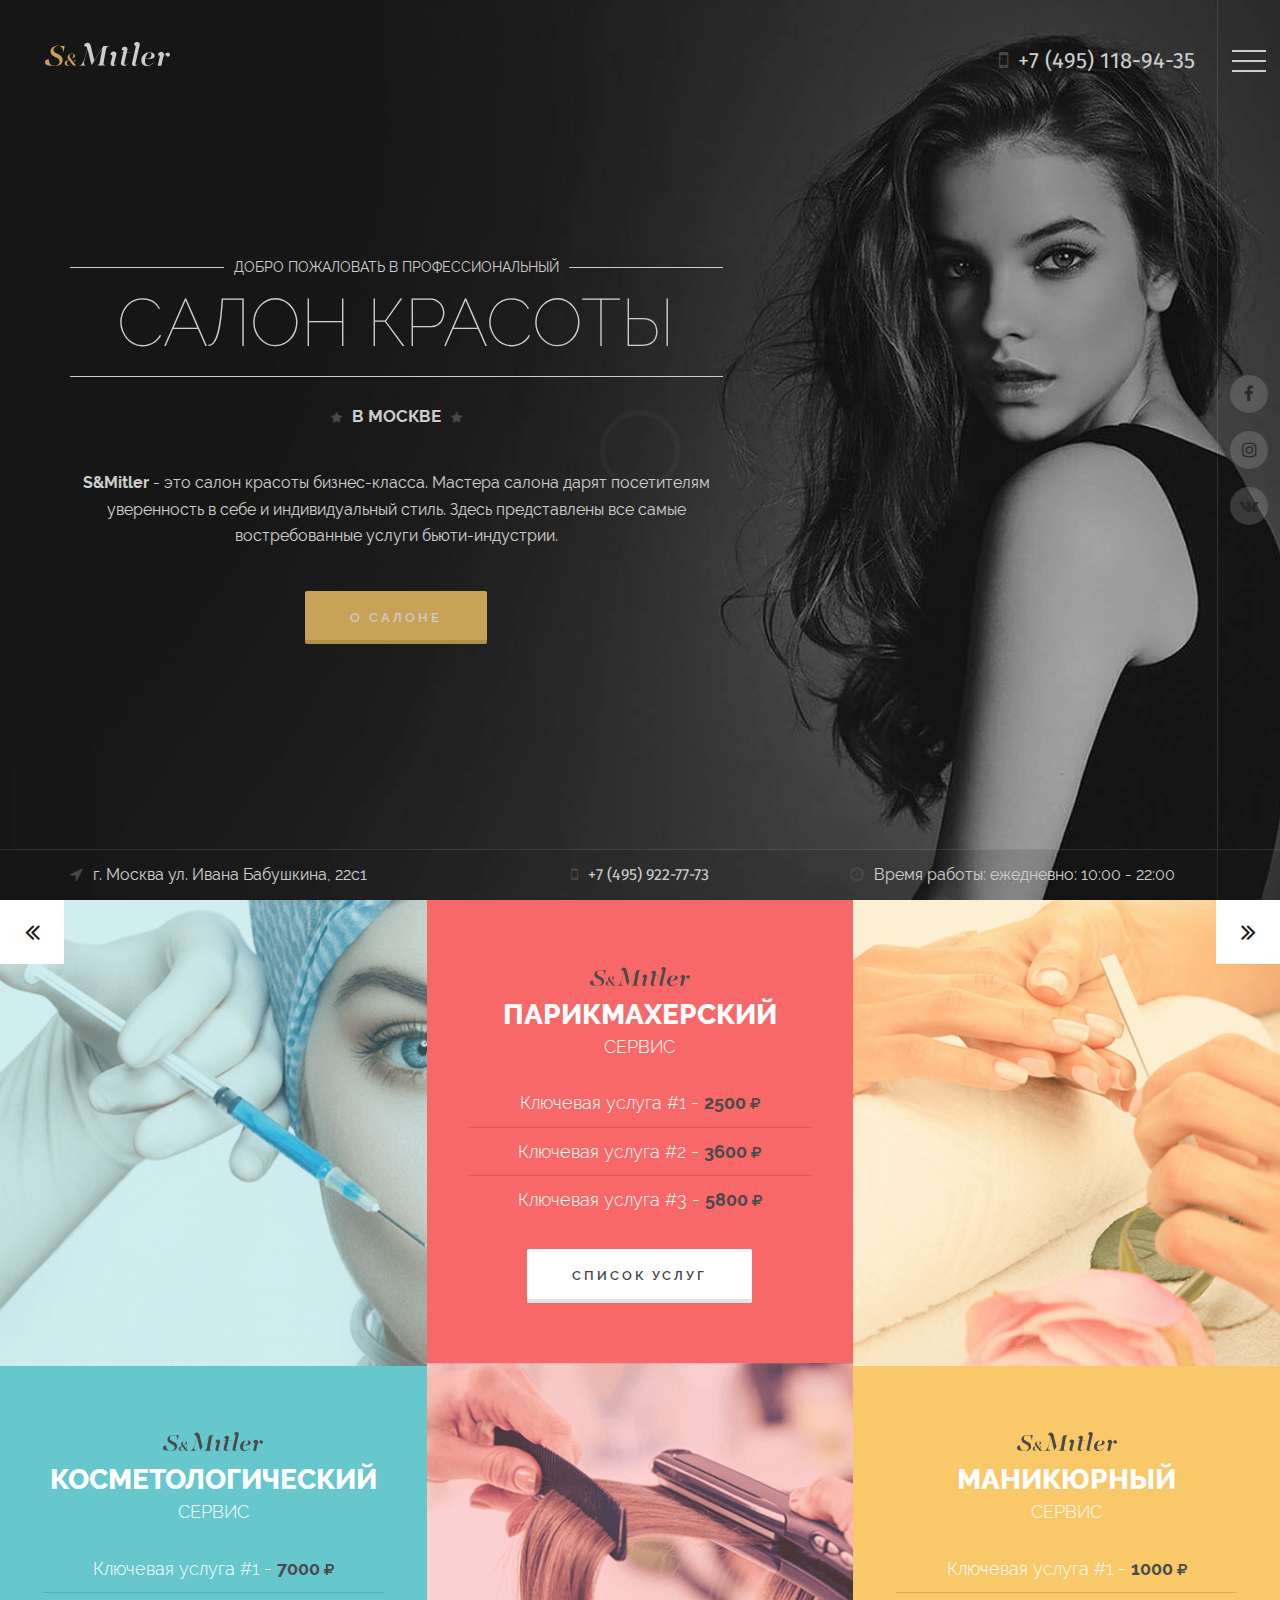
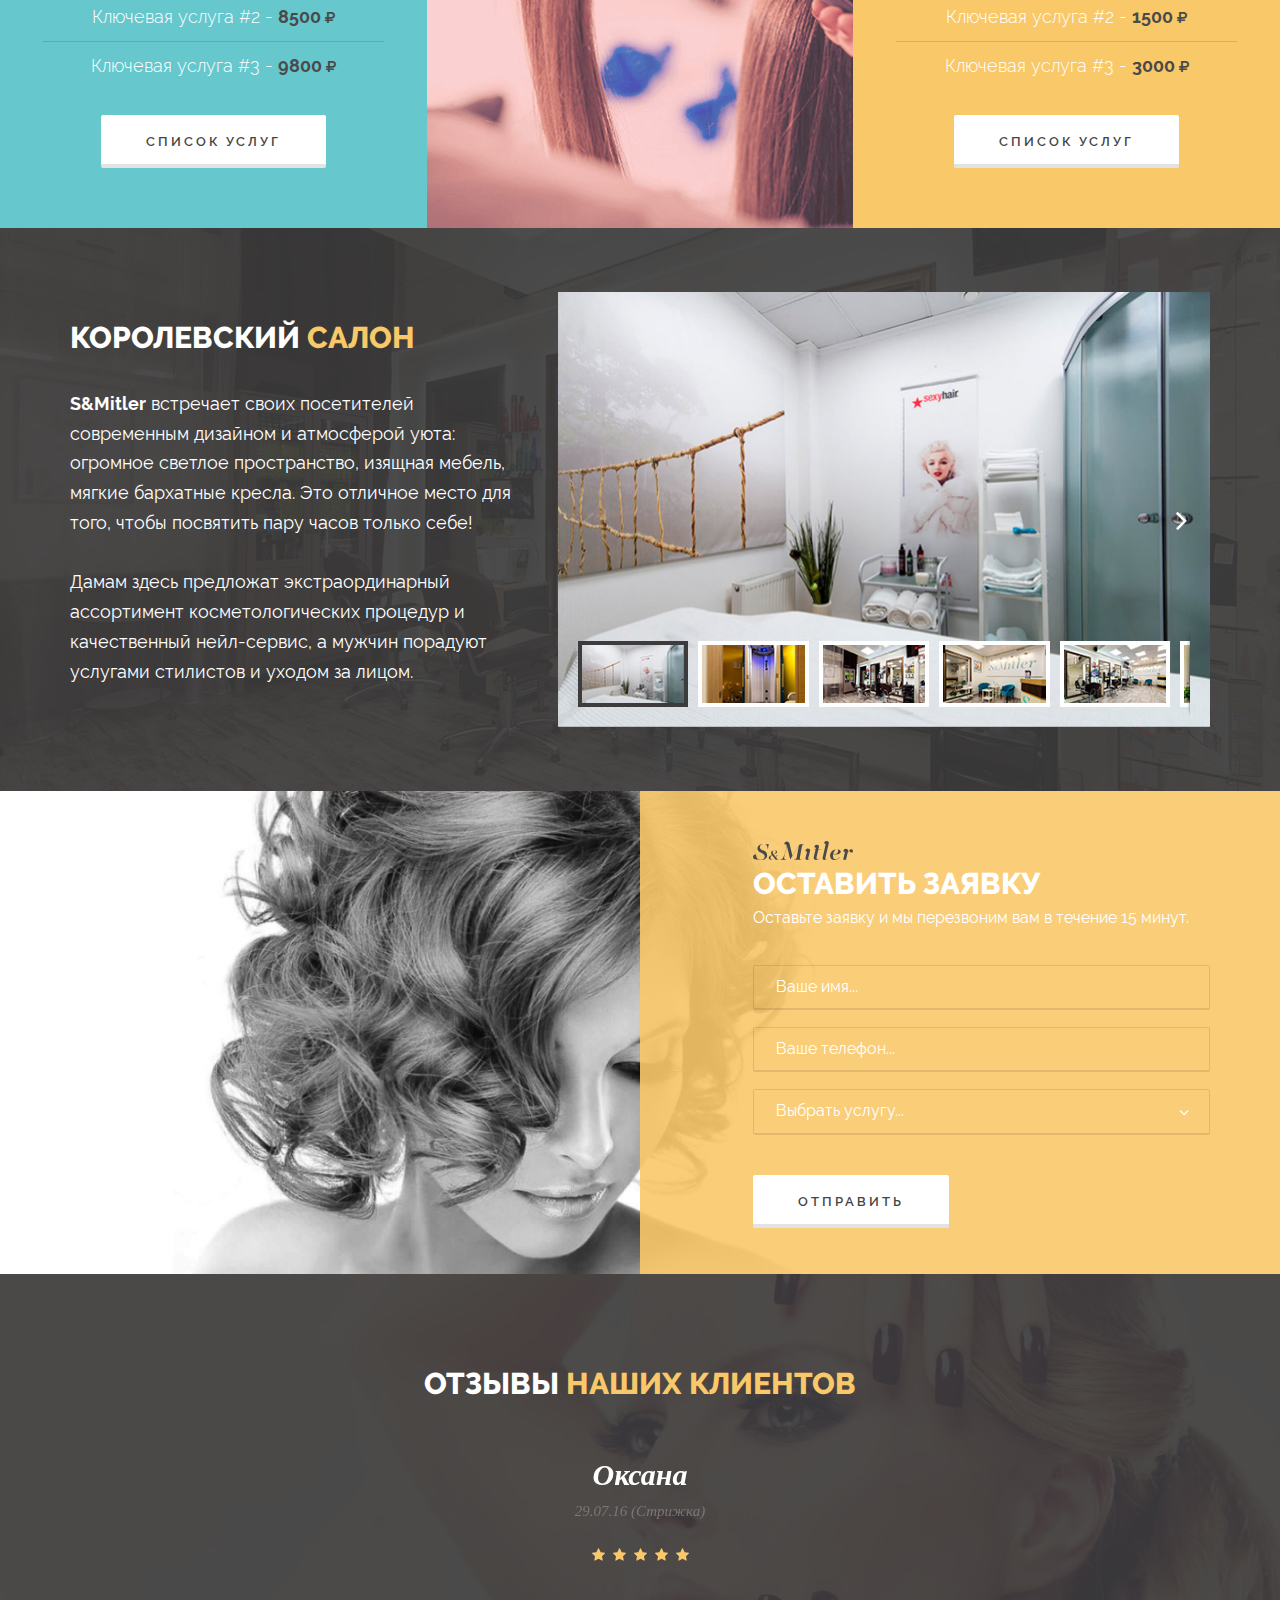
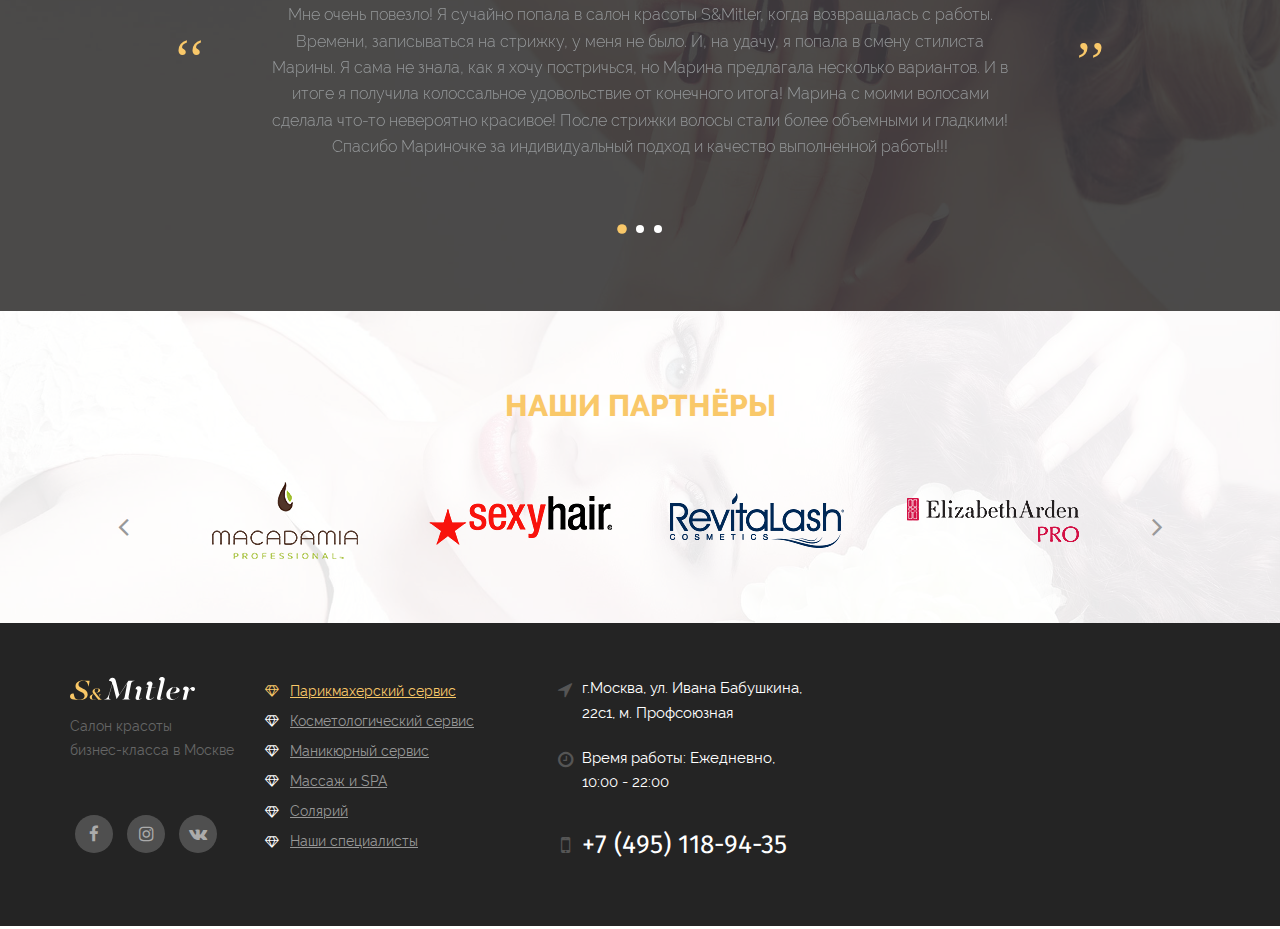
<file: beauty_salon/index.html>
<!DOCTYPE html>
<html lang="ru">

<head>

	<meta charset="utf-8">

	<title>S&Mitler</title>
	<meta name="description" content="">

	<meta http-equiv="X-UA-Compatible" content="IE=edge">
	<meta name="viewport" content="width=device-width, initial-scale=1, maximum-scale=1">

	<meta property="og:image" content="path/to/image.jpg">
	<link rel="shortcut icon" href="img/favicon/favicon.ico" type="image/x-icon">
	<link rel="apple-touch-icon" href="img/favicon/apple-touch-icon.png">
	<link rel="apple-touch-icon" sizes="72x72" href="img/favicon/apple-touch-icon-72x72.png">
	<link rel="apple-touch-icon" sizes="114x114" href="img/favicon/apple-touch-icon-114x114.png">

	<!-- Chrome, Firefox OS and Opera -->
	<meta name="theme-color" content="#1a1a1a">
	<!-- Windows Phone -->
	<meta name="msapplication-navbutton-color" content="#1a1a1a">
	<!-- iOS Safari -->
	<meta name="apple-mobile-web-app-status-bar-style" content="#1a1a1a">
	<!-- Style CSS -->
	<link rel="stylesheet" href="css/main.min.css">

</head>

<body class="ishome">

	<div class="preloader"><div class="pulse"></div></div>

	<div id="my-page">

		<div id="my-header">
			<header class="site-header" style="background-image: url(img/top-bg.jpg);">

				<div class="top-line">
					<a href="#" class="logo"><img src="img/logo-1.svg" alt="Салон красоты Смитлер"></a>
					<div class="phone hidden-xs"><i class="fa fa-mobile"></i>+7 (495) 118-94-35</div>

					<a href="#my-menu" class="hamburger hamburger--emphatic">
						<span class="hamburger-box">
							<span class="hamburger-inner"></span>
						</span>
					</a>

					<nav id="my-menu">
						<ul>
							<li><a href="#">Парикмахерский сервис</a></li>
							<li><a href="#">Косметологический сервис</a></li>
							<li><a href="#">Маникюрный сервис</a></li>
							<li><a href="#">Массаж и SPA</a></li>
							<li><a href="#">Солярий</a></li>
							<li><a href="#">Наши специалисты</a></li>
							<li><a href="#">Новости</a></li>
							<li><a href="#">Прайс лист</a></li>
							<li><a href="#">Наши сертификаты</a></li>
							<li><a href="#">О салоне</a></li>
						</ul>
					</nav>

				</div>

				<div class="header-flex">
					<div class="flex-center">
						
						<div class="container">
							<div class="row">
								<div class="col-sm-7 col-xs-10">
									
									<div class="header-composition">

										<div class="welcome">
											<p><span>Добро пожаловать в профессиональный</span></p>
											<h1 class="h1">Салон красоты</h1>
											<strong><i class="fa fa-star"></i>в Москве<i class="fa fa-star"></i></strong>
										</div>

										<p><strong>S&Mitler</strong> - это салон красоты бизнес-класса. Мастера салона дарят посетителям уверенность в себе и индивидуальный стиль. Здесь представлены все самые востребованные услуги бьюти-индустрии.</p>
										<a href="#" class="button">О салоне</a>
										
									</div>

								</div>
							</div>
						</div>

					</div>
				</div>

				<div class="header-social">
					<nav class="soc">
						<ul>
							<li><a href="#"><i class="fa fa-facebook"></i></a></li>
							<li><a href="#"><i class="fa fa-instagram"></i></a></li>
							<li><a href="#"><i class="fa fa-vk"></i></a></li>
						</ul>
					</nav>
				</div>

				<div class="header-contacts">
					<div class="container">
						<div class="row">
							<div class="col-md-4 col-sm-6">
								<i class="fa fa-location-arrow"></i>г. Москва ул. Ивана Бабушкина, 22с1
							</div>
							<div class="col-md-4 col-sm-6">
								<div class="phone-h"><i class="fa fa-mobile"></i>+7 (495) 922-77-73</div>
							</div>
							<div class="col-md-4 hidden-sm hidden-xs">
								<i class="fa fa-clock-o"></i>Время работы: ежедневно: 10:00 - 22:00
							</div>
						</div>
					</div>
				</div>
				
			</header>			
		</div>

		<div id="my-content">
			<section class="s-services">
				<div class="owl-carousel carousel-services">
					
					<div class="carousel-services-item">
						<div class="carousel-services-content">
							<div class="carousel-services-composition">
								<div class="carousel-logo"><img src="img/logo-2.svg" alt="Смитлер - салон красоты"></div>
								<h3 class="h3">Косметологический сервис</h3>
								<ul class="carousel-services-list">
									<li>Ключевая услуга #1 - <strong>7000 <i class="fa fa-rub"></i></strong></li>
									<li>Ключевая услуга #2 - <strong>8500 <i class="fa fa-rub"></i></strong></li>
									<li>Ключевая услуга #3 - <strong>9800 <i class="fa fa-rub"></i></strong></li>
								</ul>
								<a href="#" class="button button-white">Список услуг</a>
							</div>
						</div>
						<div class="carousel-services-image" style="background-image: url(img/service.png);"></div>
					</div>
					
					<div class="carousel-services-item">
						<div class="carousel-services-content">
							<div class="carousel-services-composition">
								<div class="carousel-logo"><img src="img/logo-2.svg" alt="Смитлер - салон красоты"></div>
								<h3 class="h3">Парикмахерский сервис</h3>
								<ul class="carousel-services-list">
									<li>Ключевая услуга #1 - <strong>2500 <i class="fa fa-rub"></i></strong></li>
									<li>Ключевая услуга #2 - <strong>3600 <i class="fa fa-rub"></i></strong></li>
									<li>Ключевая услуга #3 - <strong>5800 <i class="fa fa-rub"></i></strong></li>
								</ul>
								<a href="#" class="button button-white">Список услуг</a>
							</div>
						</div>
						<div class="carousel-services-image" style="background-image: url(img/service2.png);"></div>
					</div>
					
					<div class="carousel-services-item">
						<div class="carousel-services-content">
							<div class="carousel-services-composition">
								<div class="carousel-logo"><img src="img/logo-2.svg" alt="Смитлер - салон красоты"></div>
								<h3 class="h3">Маникюрный сервис</h3>
								<ul class="carousel-services-list">
									<li>Ключевая услуга #1 - <strong>1000 <i class="fa fa-rub"></i></strong></li>
									<li>Ключевая услуга #2 - <strong>1500 <i class="fa fa-rub"></i></strong></li>
									<li>Ключевая услуга #3 - <strong>3000 <i class="fa fa-rub"></i></strong></li>
								</ul>
								<a href="#" class="button button-white">Список услуг</a>
							</div>
						</div>
						<div class="carousel-services-image" style="background-image: url(img/service3.png);"></div>
					</div>

				</div>
			</section>

			<section class="s-king inverse section-overlay" style="background-image: url(img/photos/foto-16.jpg);">
				<div class="container">
					<div class="row">

						<div class="col-md-5">
							
							<h2 class="h2">Королевский салон</h2>
							<p><strong>S&Mitler</strong> встречает своих посетителей современным дизайном и атмосферой уюта: огромное светлое пространство, изящная мебель, мягкие бархатные кресла. Это отличное место для того, чтобы посвятить пару часов только себе!</p>
							<p>Дамам здесь предложат экстраординарный ассортимент косметологических процедур и качественный нейл-сервис, а мужчин порадуют услугами стилистов и уходом за лицом.</p>

						</div>
						<div class="col-md-7">
							
							<div class="section-gallery fotorama" data-nav="thumbs" data-thumbwidth="110.5" data-thumbheight="66" data-thumbborderwidth="4" data-thumbmargin="10" data-width="100%">

								<a href="img/photos/small/foto-13.jpg">
									<img src="img/photos/thumb/foto-13.jpg" alt="Фото салона красоты">
								</a>
								<a href="img/photos/small/foto-15.jpg">
									<img src="img/photos/thumb/foto-15.jpg" alt="Фото салона красоты">
								</a>
								<a href="img/photos/small/foto-16.jpg">
									<img src="img/photos/thumb/foto-16.jpg" alt="Фото салона красоты">
								</a>
								<a href="img/photos/small/foto-18.jpg">
									<img src="img/photos/thumb/foto-18.jpg" alt="Фото салона красоты">
								</a>
								<a href="img/photos/small/foto-19.jpg">
									<img src="img/photos/thumb/foto-19.jpg" alt="Фото салона красоты">
								</a>
								<a href="img/photos/small/foto-23.jpg">
									<img src="img/photos/thumb/foto-23.jpg" alt="Фото салона красоты">
								</a>
								
							</div>

						</div>
						
					</div>
				</div>
			</section>

			<section class="s-call inverse" style="background-image: url(img/madama.jpg);">				
				<div class="container">
					<div class="row">
						<div class="col-md-5 col-md-offset-7 col-sm-6 col-sm-offset-6">
							
							<form class="callback">
								<div class="success"><span>Спасибо за заявку!</span></div>

								<!-- Hidden Required Fields -->
								<input type="hidden" name="project_name" value="SMITLER">
								<input type="hidden" name="admin_email" value="snakman@yandex.ru">
								<input type="hidden" name="form_subject" value="Заявка с сайта SMITLER">
								<!-- END Hidden Required Fields -->

								<input type="hidden" name="Страница" value="">

								<div class="callback-logo"><img src="img/logo-2.svg" alt="Смитлер - салон красоты в Москве"></div>
								<div class="formhead h2">Оставить заявку</div>
								<p>Оставьте заявку и мы перезвоним вам в течение 15 минут.</p>

								<input type="text" name="Имя" placeholder="Ваше имя..." required>
								<input type="text" name="Телефон" placeholder="Ваше телефон..." required>
								<select name="Услуга">
									<option value disabled selected>Выбрать услугу...</option>
									<option>Парикмахерский сервис</option>
									<option>Косметологический сервис</option>
									<option>Маникюрный сервис</option>
									<option>Массаж и SPA</option>
									<option>Солярий</option>
								</select>

								<button class="button button-white">Отправить</button>

							</form>

						</div>
					</div>
				</div>
			</section>

			<section class="s-review inverse section-overlay" style="background-image: url(img/bg-2.jpg);">
				<div class="container">
					<div class="row">
						<div class="col-sm-12">
							<h2 class="h2 text-center h-first">Отзывы наших клиентов</h2>
						</div>

						<div class="col-sm-8 col-sm-offset-2">
							<div class="quotes"></div>

							<div class="owl-carousel reviews">

								<div class="review">
									<div class="review-header">Оксана</div>
									<div class="review-date">29.07.16 (Стрижка)</div>
									<div class="review-stars">
										<i class="fa fa-star"></i>
										<i class="fa fa-star"></i>
										<i class="fa fa-star"></i>
										<i class="fa fa-star"></i>
										<i class="fa fa-star"></i>
									</div>
									<div class="review-text">Мне очень повезло! Я сучайно попала в салон красоты S&Mitler, когда возвращалась с работы. Времени, записываться на стрижку, у меня не было. И, на удачу, я попала в смену стилиста Марины. Я сама не знала, как я хочу постричься, но Марина предлагала несколько вариантов. И в итоге я получила колоссальное удовольствие от конечного итога! Марина с моими волосами сделала что-то невероятно красивое! После стрижки волосы стали более объемными и гладкими! Спасибо Мариночке за индивидуальный подход и качество выполненной работы!!!</div>
								</div>

								<div class="review">
									<div class="review-header">Александра</div>
									<div class="review-date">30.07.16 (Массаж)</div>
									<div class="review-stars">
										<i class="fa fa-star"></i>
										<i class="fa fa-star"></i>
										<i class="fa fa-star"></i>
										<i class="fa fa-star"></i>
										<i class="fa fa-star"></i>
									</div>
									<div class="review-text">Давно являюсь клиентом этого салона красоты. Очень внимательный и приветливый персонал, еще никогда не была разочарована в их работе. Большое спасибо! Считаю, что мне очень повезло, ведь найти действительно достойный салон и своего мастера очень непросто.</div>
								</div>

								<div class="review">
									<div class="review-header">Марина</div>
									<div class="review-date">03.08.16 (Маникюр)</div>
									<div class="review-stars">
										<i class="fa fa-star"></i>
										<i class="fa fa-star"></i>
										<i class="fa fa-star"></i>
										<i class="fa fa-star"></i>
										<i class="fa fa-star"></i>
									</div>
									<div class="review-text">Постоянно хожу к одному мастеру маникюра в салон S&Mitler, Екатерине. Всегда получаю массу положительных эмоций и великолепный результат. Этот салон посоветовала подруга, за что ей очень благодарна. Раньше использовала услуги так называемых мастеров на дому. Девочки не доверяйте свои ногти непонятно кому, лучше доверьтесь профессионалам.</div>
								</div>

							</div>

						</div>

					</div>
				</div>				
			</section>

			<section class="s-partners section-overlay" style="background-image: url(img/bg-3.jpg);">
				<div class="container">
					<div class="row">

						<div class="col-sm-12">
							<h2 class="h2 text-center">Наши партнёры</h2>
						</div>

						<div class="col-sm-10 col-sm-offset-1">
							
							<div class="owl-carousel partners">
								
								<div class="partner">
									<img src="img/partners/brend1.png" alt="Партнер">
								</div>
								
								<div class="partner">
									<img src="img/partners/brend2.png" alt="Партнер">
								</div>
								
								<div class="partner">
									<img src="img/partners/brend3.png" alt="Партнер">
								</div>
								
								<div class="partner">
									<img src="img/partners/brend4.png" alt="Партнер">
								</div>

							</div>

						</div>

					</div>
				</div>
			</section>			
		</div>

		<div id="my-footer">
			<div class="main-footer">
				<div class="container">
					<div class="row">

						<div class="col-lg-2 col-sm-4 col-xs-12"><div class="footer-column">
							
							<img src="img/logo-1.svg" alt="Салон красоты S&Mitler" class="logo-footer">
							<p>Салон красоты <br>бизнес-класса в Москве</p>
							<div class="social-footer">
								<nav class="soc">
									<ul>
										<li><a href="#"><i class="fa fa-facebook"></i></a></li>
										<li><a href="#"><i class="fa fa-instagram"></i></a></li>
										<li><a href="#"><i class="fa fa-vk"></i></a></li>
									</ul>
								</nav>
							</div>

						</div></div>

						<div class="col-lg-3 col-sm-4 col-xs-12"><div class="footer-column">

							<nav class="footer-menu">
								<ul>
									<li class="active"><a href="#">Парикмахерский сервис</a></li>
									<li><a href="#">Косметологический сервис</a></li>
									<li><a href="#">Маникюрный сервис</a></li>
									<li><a href="#">Массаж и SPA</a></li>
									<li><a href="#">Солярий</a></li>
									<li><a href="#">Наши специалисты</a></li>
								</ul>
							</nav>
							
						</div></div>

						<div class="col-lg-3 col-sm-4 col-xs-12"><div class="footer-column">
							
							<p class="footer-addr"><i class="fa fa-location-arrow"></i> г.Москва, ул. Ивана Бабушкина, 22с1, м. Профсоюзная</p>
							<p class="footer-addr"><i class="fa fa-clock-o"></i> Время работы: Ежедневно, <br>10:00 - 22:00</p>
							<p class="footer-addr"><span class="footer-phone"><i class="fa fa-mobile"></i> +7 (495) 118-94-35</span></p>

						</div></div>

						<div class="col-lg-4 col-sm-12 col-xs-12"><div class="footer-column">
							
							<div class="map">
								<script type="text/javascript" charset="utf-8" async src="https://api-maps.yandex.ru/services/constructor/1.0/js/?um=constructor%3A102f4f7103d35b24ca6139693e0c0088812f6c5588e30d63dbd7c14dd080438c&amp;width=100%&amp;height=200&amp;lang=ru_RU&amp;scroll=false"></script>
							</div>

						</div></div>

					</div>
				</div>
			</div>
		</div>


	</div>

	<div class="top" title="Наверх"><i class="fa fa-angle-double-up"></i></div>
	
	<script src="js/scripts.min.js"></script>

</body>
</html>
</file>
<file: beauty_salon/css/main.min.css>
@charset "UTF-8";
@font-face {
  font-family: "releway";
  font-weight: normal;
  font-style: normal;
  src: url("../fonts/RalewayRegular/RalewayRegular.eot");
  src: url("../fonts/RalewayRegular/RalewayRegular.eot?#iefix") format("embedded-opentype"), url("../fonts/RalewayRegular/RalewayRegular.woff") format("woff"), url("../fonts/RalewayRegular/RalewayRegular.ttf") format("truetype"); }

@font-face {
  font-family: "releway";
  font-weight: bold;
  font-style: normal;
  src: url("../fonts/RalewayBold/RalewayBold.eot");
  src: url("../fonts/RalewayBold/RalewayBold.eot?#iefix") format("embedded-opentype"), url("../fonts/RalewayBold/RalewayBold.woff") format("woff"), url("../fonts/RalewayBold/RalewayBold.ttf") format("truetype"); }

@font-face {
  font-family: "releway";
  font-weight: 800;
  font-style: normal;
  src: url("../fonts/RalewayExtraBold/RalewayExtraBold.eot");
  src: url("../fonts/RalewayExtraBold/RalewayExtraBold.eot?#iefix") format("embedded-opentype"), url("../fonts/RalewayExtraBold/RalewayExtraBold.woff") format("woff"), url("../fonts/RalewayExtraBold/RalewayExtraBold.ttf") format("truetype"); }

@font-face {
  font-family: "releway";
  font-weight: 300;
  font-style: normal;
  src: url("../fonts/RalewayLight/RalewayLight.eot");
  src: url("../fonts/RalewayLight/RalewayLight.eot?#iefix") format("embedded-opentype"), url("../fonts/RalewayLight/RalewayLight.woff") format("woff"), url("../fonts/RalewayLight/RalewayLight.ttf") format("truetype"); }

@font-face {
  font-family: "releway";
  font-weight: 600;
  font-style: normal;
  src: url("../fonts/RalewaySemiBold/RalewaySemiBold.eot");
  src: url("../fonts/RalewaySemiBold/RalewaySemiBold.eot?#iefix") format("embedded-opentype"), url("../fonts/RalewaySemiBold/RalewaySemiBold.woff") format("woff"), url("../fonts/RalewaySemiBold/RalewaySemiBold.ttf") format("truetype"); }

@font-face {
  font-family: "releway";
  font-weight: 100;
  font-style: normal;
  src: url("../fonts/RalewayThin/RalewayThin.eot");
  src: url("../fonts/RalewayThin/RalewayThin.eot?#iefix") format("embedded-opentype"), url("../fonts/RalewayThin/RalewayThin.woff") format("woff"), url("../fonts/RalewayThin/RalewayThin.ttf") format("truetype"); }

@font-face {
  font-family: "firasans";
  font-weight: normal;
  font-style: normal;
  src: url("../fonts/FiraSansRegular/FiraSansRegular.eot");
  src: url("../fonts/FiraSansRegular/FiraSansRegular.eot?#iefix") format("embedded-opentype"), url("../fonts/FiraSansRegular/FiraSansRegular.woff") format("woff"), url("../fonts/FiraSansRegular/FiraSansRegular.ttf") format("truetype"); }

html {
  font-family: sans-serif;
  -ms-text-size-adjust: 100%;
  -webkit-text-size-adjust: 100%; }

body {
  margin: 0; }

article, aside, details, figcaption, figure, footer, header, hgroup, main, menu, nav, section, summary {
  display: block; }

audio, canvas, progress, video {
  display: inline-block;
  vertical-align: baseline; }

audio:not([controls]) {
  display: none;
  height: 0; }

[hidden], template {
  display: none; }

a {
  background-color: transparent; }

a:active, a:hover {
  outline: 0; }

abbr[title] {
  border-bottom: 1px dotted; }

b, strong {
  font-weight: bold; }

dfn {
  font-style: italic; }

h1 {
  font-size: 2em;
  margin: 0.67em 0; }

mark {
  background: #ff0;
  color: #000; }

small {
  font-size: 80%; }

sub, sup {
  font-size: 75%;
  line-height: 0;
  position: relative;
  vertical-align: baseline; }

sup {
  top: -0.5em; }

sub {
  bottom: -0.25em; }

img {
  border: 0; }

svg:not(:root) {
  overflow: hidden; }

figure {
  margin: 1em 40px; }

hr {
  -webkit-box-sizing: content-box;
  box-sizing: content-box;
  height: 0; }

pre {
  overflow: auto; }

code, kbd, pre, samp {
  font-family: monospace, monospace;
  font-size: 1em; }

button, input, optgroup, select, textarea {
  color: inherit;
  font: inherit;
  margin: 0; }

button {
  overflow: visible; }

button, select {
  text-transform: none; }

button, html input[type="button"], input[type="reset"], input[type="submit"] {
  -webkit-appearance: button;
  cursor: pointer; }

button[disabled], html input[disabled] {
  cursor: default; }

button::-moz-focus-inner, input::-moz-focus-inner {
  border: 0;
  padding: 0; }

input {
  line-height: normal; }

input[type="checkbox"], input[type="radio"] {
  -webkit-box-sizing: border-box;
  box-sizing: border-box;
  padding: 0; }

input[type="number"]::-webkit-inner-spin-button, input[type="number"]::-webkit-outer-spin-button {
  height: auto; }

input[type="search"] {
  -webkit-appearance: textfield;
  -webkit-box-sizing: content-box;
  box-sizing: content-box; }

input[type="search"]::-webkit-search-cancel-button, input[type="search"]::-webkit-search-decoration {
  -webkit-appearance: none; }

fieldset {
  border: 1px solid #c0c0c0;
  margin: 0 2px;
  padding: 0.35em 0.625em 0.75em; }

legend {
  border: 0;
  padding: 0; }

textarea {
  overflow: auto; }

optgroup {
  font-weight: bold; }

table {
  border-collapse: collapse;
  border-spacing: 0; }

td, th {
  padding: 0; }

* {
  -webkit-box-sizing: border-box;
  box-sizing: border-box; }

*:before, *:after {
  -webkit-box-sizing: border-box;
  box-sizing: border-box; }

html {
  font-size: 10px;
  -webkit-tap-highlight-color: transparent; }

body {
  font-family: "Helvetica Neue",Helvetica,Arial,sans-serif;
  font-size: 14px;
  line-height: 1.42857143;
  color: #333;
  background-color: #fff; }

input, button, select, textarea {
  font-family: inherit;
  font-size: inherit;
  line-height: inherit; }

a {
  color: #337ab7;
  text-decoration: none; }

a:hover, a:focus {
  color: #23527c;
  text-decoration: underline; }

a:focus {
  outline: 5px auto -webkit-focus-ring-color;
  outline-offset: -2px; }

figure {
  margin: 0; }

img {
  vertical-align: middle; }

.img-responsive {
  display: block;
  max-width: 100%;
  height: auto; }

.img-rounded {
  -webkit-border-radius: 6px;
          border-radius: 6px; }

.img-thumbnail {
  padding: 4px;
  line-height: 1.42857143;
  background-color: #fff;
  border: 1px solid #ddd;
  -webkit-border-radius: 4px;
          border-radius: 4px;
  -webkit-transition: all .2s ease-in-out;
  -o-transition: all .2s ease-in-out;
  transition: all .2s ease-in-out;
  display: inline-block;
  max-width: 100%;
  height: auto; }

.img-circle {
  -webkit-border-radius: 50%;
          border-radius: 50%; }

hr {
  margin-top: 20px;
  margin-bottom: 20px;
  border: 0;
  border-top: 1px solid #eee; }

.sr-only {
  position: absolute;
  width: 1px;
  height: 1px;
  margin: -1px;
  padding: 0;
  overflow: hidden;
  clip: rect(0, 0, 0, 0);
  border: 0; }

.sr-only-focusable:active, .sr-only-focusable:focus {
  position: static;
  width: auto;
  height: auto;
  margin: 0;
  overflow: visible;
  clip: auto; }

[role="button"] {
  cursor: pointer; }

.container {
  margin-right: auto;
  margin-left: auto;
  padding-left: 15px;
  padding-right: 15px; }

@media (min-width: 768px) {
  .container {
    width: 750px; } }

@media (min-width: 992px) {
  .container {
    width: 970px; } }

@media (min-width: 1200px) {
  .container {
    width: 1170px; } }

.container-fluid {
  margin-right: auto;
  margin-left: auto;
  padding-left: 15px;
  padding-right: 15px; }

.row {
  margin-left: -15px;
  margin-right: -15px; }

.col-xs-1, .col-sm-1, .col-md-1, .col-lg-1, .col-xs-2, .col-sm-2, .col-md-2, .col-lg-2, .col-xs-3, .col-sm-3, .col-md-3, .col-lg-3, .col-xs-4, .col-sm-4, .col-md-4, .col-lg-4, .col-xs-5, .col-sm-5, .col-md-5, .col-lg-5, .col-xs-6, .col-sm-6, .col-md-6, .col-lg-6, .col-xs-7, .col-sm-7, .col-md-7, .col-lg-7, .col-xs-8, .col-sm-8, .col-md-8, .col-lg-8, .col-xs-9, .col-sm-9, .col-md-9, .col-lg-9, .col-xs-10, .col-sm-10, .col-md-10, .col-lg-10, .col-xs-11, .col-sm-11, .col-md-11, .col-lg-11, .col-xs-12, .col-sm-12, .col-md-12, .col-lg-12 {
  position: relative;
  min-height: 1px;
  padding-left: 15px;
  padding-right: 15px; }

.col-xs-1, .col-xs-2, .col-xs-3, .col-xs-4, .col-xs-5, .col-xs-6, .col-xs-7, .col-xs-8, .col-xs-9, .col-xs-10, .col-xs-11, .col-xs-12 {
  float: left; }

.col-xs-12 {
  width: 100%; }

.col-xs-11 {
  width: 91.66666667%; }

.col-xs-10 {
  width: 83.33333333%; }

.col-xs-9 {
  width: 75%; }

.col-xs-8 {
  width: 66.66666667%; }

.col-xs-7 {
  width: 58.33333333%; }

.col-xs-6 {
  width: 50%; }

.col-xs-5 {
  width: 41.66666667%; }

.col-xs-4 {
  width: 33.33333333%; }

.col-xs-3 {
  width: 25%; }

.col-xs-2 {
  width: 16.66666667%; }

.col-xs-1 {
  width: 8.33333333%; }

.col-xs-pull-12 {
  right: 100%; }

.col-xs-pull-11 {
  right: 91.66666667%; }

.col-xs-pull-10 {
  right: 83.33333333%; }

.col-xs-pull-9 {
  right: 75%; }

.col-xs-pull-8 {
  right: 66.66666667%; }

.col-xs-pull-7 {
  right: 58.33333333%; }

.col-xs-pull-6 {
  right: 50%; }

.col-xs-pull-5 {
  right: 41.66666667%; }

.col-xs-pull-4 {
  right: 33.33333333%; }

.col-xs-pull-3 {
  right: 25%; }

.col-xs-pull-2 {
  right: 16.66666667%; }

.col-xs-pull-1 {
  right: 8.33333333%; }

.col-xs-pull-0 {
  right: auto; }

.col-xs-push-12 {
  left: 100%; }

.col-xs-push-11 {
  left: 91.66666667%; }

.col-xs-push-10 {
  left: 83.33333333%; }

.col-xs-push-9 {
  left: 75%; }

.col-xs-push-8 {
  left: 66.66666667%; }

.col-xs-push-7 {
  left: 58.33333333%; }

.col-xs-push-6 {
  left: 50%; }

.col-xs-push-5 {
  left: 41.66666667%; }

.col-xs-push-4 {
  left: 33.33333333%; }

.col-xs-push-3 {
  left: 25%; }

.col-xs-push-2 {
  left: 16.66666667%; }

.col-xs-push-1 {
  left: 8.33333333%; }

.col-xs-push-0 {
  left: auto; }

.col-xs-offset-12 {
  margin-left: 100%; }

.col-xs-offset-11 {
  margin-left: 91.66666667%; }

.col-xs-offset-10 {
  margin-left: 83.33333333%; }

.col-xs-offset-9 {
  margin-left: 75%; }

.col-xs-offset-8 {
  margin-left: 66.66666667%; }

.col-xs-offset-7 {
  margin-left: 58.33333333%; }

.col-xs-offset-6 {
  margin-left: 50%; }

.col-xs-offset-5 {
  margin-left: 41.66666667%; }

.col-xs-offset-4 {
  margin-left: 33.33333333%; }

.col-xs-offset-3 {
  margin-left: 25%; }

.col-xs-offset-2 {
  margin-left: 16.66666667%; }

.col-xs-offset-1 {
  margin-left: 8.33333333%; }

.col-xs-offset-0 {
  margin-left: 0; }

@media (min-width: 768px) {
  .col-sm-1, .col-sm-2, .col-sm-3, .col-sm-4, .col-sm-5, .col-sm-6, .col-sm-7, .col-sm-8, .col-sm-9, .col-sm-10, .col-sm-11, .col-sm-12 {
    float: left; }
  .col-sm-12 {
    width: 100%; }
  .col-sm-11 {
    width: 91.66666667%; }
  .col-sm-10 {
    width: 83.33333333%; }
  .col-sm-9 {
    width: 75%; }
  .col-sm-8 {
    width: 66.66666667%; }
  .col-sm-7 {
    width: 58.33333333%; }
  .col-sm-6 {
    width: 50%; }
  .col-sm-5 {
    width: 41.66666667%; }
  .col-sm-4 {
    width: 33.33333333%; }
  .col-sm-3 {
    width: 25%; }
  .col-sm-2 {
    width: 16.66666667%; }
  .col-sm-1 {
    width: 8.33333333%; }
  .col-sm-pull-12 {
    right: 100%; }
  .col-sm-pull-11 {
    right: 91.66666667%; }
  .col-sm-pull-10 {
    right: 83.33333333%; }
  .col-sm-pull-9 {
    right: 75%; }
  .col-sm-pull-8 {
    right: 66.66666667%; }
  .col-sm-pull-7 {
    right: 58.33333333%; }
  .col-sm-pull-6 {
    right: 50%; }
  .col-sm-pull-5 {
    right: 41.66666667%; }
  .col-sm-pull-4 {
    right: 33.33333333%; }
  .col-sm-pull-3 {
    right: 25%; }
  .col-sm-pull-2 {
    right: 16.66666667%; }
  .col-sm-pull-1 {
    right: 8.33333333%; }
  .col-sm-pull-0 {
    right: auto; }
  .col-sm-push-12 {
    left: 100%; }
  .col-sm-push-11 {
    left: 91.66666667%; }
  .col-sm-push-10 {
    left: 83.33333333%; }
  .col-sm-push-9 {
    left: 75%; }
  .col-sm-push-8 {
    left: 66.66666667%; }
  .col-sm-push-7 {
    left: 58.33333333%; }
  .col-sm-push-6 {
    left: 50%; }
  .col-sm-push-5 {
    left: 41.66666667%; }
  .col-sm-push-4 {
    left: 33.33333333%; }
  .col-sm-push-3 {
    left: 25%; }
  .col-sm-push-2 {
    left: 16.66666667%; }
  .col-sm-push-1 {
    left: 8.33333333%; }
  .col-sm-push-0 {
    left: auto; }
  .col-sm-offset-12 {
    margin-left: 100%; }
  .col-sm-offset-11 {
    margin-left: 91.66666667%; }
  .col-sm-offset-10 {
    margin-left: 83.33333333%; }
  .col-sm-offset-9 {
    margin-left: 75%; }
  .col-sm-offset-8 {
    margin-left: 66.66666667%; }
  .col-sm-offset-7 {
    margin-left: 58.33333333%; }
  .col-sm-offset-6 {
    margin-left: 50%; }
  .col-sm-offset-5 {
    margin-left: 41.66666667%; }
  .col-sm-offset-4 {
    margin-left: 33.33333333%; }
  .col-sm-offset-3 {
    margin-left: 25%; }
  .col-sm-offset-2 {
    margin-left: 16.66666667%; }
  .col-sm-offset-1 {
    margin-left: 8.33333333%; }
  .col-sm-offset-0 {
    margin-left: 0; } }

@media (min-width: 992px) {
  .col-md-1, .col-md-2, .col-md-3, .col-md-4, .col-md-5, .col-md-6, .col-md-7, .col-md-8, .col-md-9, .col-md-10, .col-md-11, .col-md-12 {
    float: left; }
  .col-md-12 {
    width: 100%; }
  .col-md-11 {
    width: 91.66666667%; }
  .col-md-10 {
    width: 83.33333333%; }
  .col-md-9 {
    width: 75%; }
  .col-md-8 {
    width: 66.66666667%; }
  .col-md-7 {
    width: 58.33333333%; }
  .col-md-6 {
    width: 50%; }
  .col-md-5 {
    width: 41.66666667%; }
  .col-md-4 {
    width: 33.33333333%; }
  .col-md-3 {
    width: 25%; }
  .col-md-2 {
    width: 16.66666667%; }
  .col-md-1 {
    width: 8.33333333%; }
  .col-md-pull-12 {
    right: 100%; }
  .col-md-pull-11 {
    right: 91.66666667%; }
  .col-md-pull-10 {
    right: 83.33333333%; }
  .col-md-pull-9 {
    right: 75%; }
  .col-md-pull-8 {
    right: 66.66666667%; }
  .col-md-pull-7 {
    right: 58.33333333%; }
  .col-md-pull-6 {
    right: 50%; }
  .col-md-pull-5 {
    right: 41.66666667%; }
  .col-md-pull-4 {
    right: 33.33333333%; }
  .col-md-pull-3 {
    right: 25%; }
  .col-md-pull-2 {
    right: 16.66666667%; }
  .col-md-pull-1 {
    right: 8.33333333%; }
  .col-md-pull-0 {
    right: auto; }
  .col-md-push-12 {
    left: 100%; }
  .col-md-push-11 {
    left: 91.66666667%; }
  .col-md-push-10 {
    left: 83.33333333%; }
  .col-md-push-9 {
    left: 75%; }
  .col-md-push-8 {
    left: 66.66666667%; }
  .col-md-push-7 {
    left: 58.33333333%; }
  .col-md-push-6 {
    left: 50%; }
  .col-md-push-5 {
    left: 41.66666667%; }
  .col-md-push-4 {
    left: 33.33333333%; }
  .col-md-push-3 {
    left: 25%; }
  .col-md-push-2 {
    left: 16.66666667%; }
  .col-md-push-1 {
    left: 8.33333333%; }
  .col-md-push-0 {
    left: auto; }
  .col-md-offset-12 {
    margin-left: 100%; }
  .col-md-offset-11 {
    margin-left: 91.66666667%; }
  .col-md-offset-10 {
    margin-left: 83.33333333%; }
  .col-md-offset-9 {
    margin-left: 75%; }
  .col-md-offset-8 {
    margin-left: 66.66666667%; }
  .col-md-offset-7 {
    margin-left: 58.33333333%; }
  .col-md-offset-6 {
    margin-left: 50%; }
  .col-md-offset-5 {
    margin-left: 41.66666667%; }
  .col-md-offset-4 {
    margin-left: 33.33333333%; }
  .col-md-offset-3 {
    margin-left: 25%; }
  .col-md-offset-2 {
    margin-left: 16.66666667%; }
  .col-md-offset-1 {
    margin-left: 8.33333333%; }
  .col-md-offset-0 {
    margin-left: 0; } }

@media (min-width: 1200px) {
  .col-lg-1, .col-lg-2, .col-lg-3, .col-lg-4, .col-lg-5, .col-lg-6, .col-lg-7, .col-lg-8, .col-lg-9, .col-lg-10, .col-lg-11, .col-lg-12 {
    float: left; }
  .col-lg-12 {
    width: 100%; }
  .col-lg-11 {
    width: 91.66666667%; }
  .col-lg-10 {
    width: 83.33333333%; }
  .col-lg-9 {
    width: 75%; }
  .col-lg-8 {
    width: 66.66666667%; }
  .col-lg-7 {
    width: 58.33333333%; }
  .col-lg-6 {
    width: 50%; }
  .col-lg-5 {
    width: 41.66666667%; }
  .col-lg-4 {
    width: 33.33333333%; }
  .col-lg-3 {
    width: 25%; }
  .col-lg-2 {
    width: 16.66666667%; }
  .col-lg-1 {
    width: 8.33333333%; }
  .col-lg-pull-12 {
    right: 100%; }
  .col-lg-pull-11 {
    right: 91.66666667%; }
  .col-lg-pull-10 {
    right: 83.33333333%; }
  .col-lg-pull-9 {
    right: 75%; }
  .col-lg-pull-8 {
    right: 66.66666667%; }
  .col-lg-pull-7 {
    right: 58.33333333%; }
  .col-lg-pull-6 {
    right: 50%; }
  .col-lg-pull-5 {
    right: 41.66666667%; }
  .col-lg-pull-4 {
    right: 33.33333333%; }
  .col-lg-pull-3 {
    right: 25%; }
  .col-lg-pull-2 {
    right: 16.66666667%; }
  .col-lg-pull-1 {
    right: 8.33333333%; }
  .col-lg-pull-0 {
    right: auto; }
  .col-lg-push-12 {
    left: 100%; }
  .col-lg-push-11 {
    left: 91.66666667%; }
  .col-lg-push-10 {
    left: 83.33333333%; }
  .col-lg-push-9 {
    left: 75%; }
  .col-lg-push-8 {
    left: 66.66666667%; }
  .col-lg-push-7 {
    left: 58.33333333%; }
  .col-lg-push-6 {
    left: 50%; }
  .col-lg-push-5 {
    left: 41.66666667%; }
  .col-lg-push-4 {
    left: 33.33333333%; }
  .col-lg-push-3 {
    left: 25%; }
  .col-lg-push-2 {
    left: 16.66666667%; }
  .col-lg-push-1 {
    left: 8.33333333%; }
  .col-lg-push-0 {
    left: auto; }
  .col-lg-offset-12 {
    margin-left: 100%; }
  .col-lg-offset-11 {
    margin-left: 91.66666667%; }
  .col-lg-offset-10 {
    margin-left: 83.33333333%; }
  .col-lg-offset-9 {
    margin-left: 75%; }
  .col-lg-offset-8 {
    margin-left: 66.66666667%; }
  .col-lg-offset-7 {
    margin-left: 58.33333333%; }
  .col-lg-offset-6 {
    margin-left: 50%; }
  .col-lg-offset-5 {
    margin-left: 41.66666667%; }
  .col-lg-offset-4 {
    margin-left: 33.33333333%; }
  .col-lg-offset-3 {
    margin-left: 25%; }
  .col-lg-offset-2 {
    margin-left: 16.66666667%; }
  .col-lg-offset-1 {
    margin-left: 8.33333333%; }
  .col-lg-offset-0 {
    margin-left: 0; } }

.clearfix:before, .clearfix:after, .container:before, .container:after, .container-fluid:before, .container-fluid:after, .row:before, .row:after {
  content: " ";
  display: table; }

.clearfix:after, .container:after, .container-fluid:after, .row:after {
  clear: both; }

.center-block {
  display: block;
  margin-left: auto;
  margin-right: auto; }

.pull-right {
  float: right !important; }

.pull-left {
  float: left !important; }

.hide {
  display: none !important; }

.show {
  display: block !important; }

.invisible {
  visibility: hidden; }

.text-hide {
  font: 0/0 a;
  color: transparent;
  text-shadow: none;
  background-color: transparent;
  border: 0; }

.hidden {
  display: none !important; }

.affix {
  position: fixed; }

@-ms-viewport {
  width: device-width; }

.visible-xs, .visible-sm, .visible-md, .visible-lg {
  display: none !important; }

.visible-xs-block, .visible-xs-inline, .visible-xs-inline-block, .visible-sm-block, .visible-sm-inline, .visible-sm-inline-block, .visible-md-block, .visible-md-inline, .visible-md-inline-block, .visible-lg-block, .visible-lg-inline, .visible-lg-inline-block {
  display: none !important; }

@media (max-width: 767px) {
  .visible-xs {
    display: block !important; }
  table.visible-xs {
    display: table !important; }
  tr.visible-xs {
    display: table-row !important; }
  th.visible-xs, td.visible-xs {
    display: table-cell !important; } }

@media (max-width: 767px) {
  .visible-xs-block {
    display: block !important; } }

@media (max-width: 767px) {
  .visible-xs-inline {
    display: inline !important; } }

@media (max-width: 767px) {
  .visible-xs-inline-block {
    display: inline-block !important; } }

@media (min-width: 768px) and (max-width: 991px) {
  .visible-sm {
    display: block !important; }
  table.visible-sm {
    display: table !important; }
  tr.visible-sm {
    display: table-row !important; }
  th.visible-sm, td.visible-sm {
    display: table-cell !important; } }

@media (min-width: 768px) and (max-width: 991px) {
  .visible-sm-block {
    display: block !important; } }

@media (min-width: 768px) and (max-width: 991px) {
  .visible-sm-inline {
    display: inline !important; } }

@media (min-width: 768px) and (max-width: 991px) {
  .visible-sm-inline-block {
    display: inline-block !important; } }

@media (min-width: 992px) and (max-width: 1199px) {
  .visible-md {
    display: block !important; }
  table.visible-md {
    display: table !important; }
  tr.visible-md {
    display: table-row !important; }
  th.visible-md, td.visible-md {
    display: table-cell !important; } }

@media (min-width: 992px) and (max-width: 1199px) {
  .visible-md-block {
    display: block !important; } }

@media (min-width: 992px) and (max-width: 1199px) {
  .visible-md-inline {
    display: inline !important; } }

@media (min-width: 992px) and (max-width: 1199px) {
  .visible-md-inline-block {
    display: inline-block !important; } }

@media (min-width: 1200px) {
  .visible-lg {
    display: block !important; }
  table.visible-lg {
    display: table !important; }
  tr.visible-lg {
    display: table-row !important; }
  th.visible-lg, td.visible-lg {
    display: table-cell !important; } }

@media (min-width: 1200px) {
  .visible-lg-block {
    display: block !important; } }

@media (min-width: 1200px) {
  .visible-lg-inline {
    display: inline !important; } }

@media (min-width: 1200px) {
  .visible-lg-inline-block {
    display: inline-block !important; } }

@media (max-width: 767px) {
  .hidden-xs {
    display: none !important; } }

@media (min-width: 768px) and (max-width: 991px) {
  .hidden-sm {
    display: none !important; } }

@media (min-width: 992px) and (max-width: 1199px) {
  .hidden-md {
    display: none !important; } }

@media (min-width: 1200px) {
  .hidden-lg {
    display: none !important; } }

.visible-print {
  display: none !important; }

@media print {
  .visible-print {
    display: block !important; }
  table.visible-print {
    display: table !important; }
  tr.visible-print {
    display: table-row !important; }
  th.visible-print, td.visible-print {
    display: table-cell !important; } }

.visible-print-block {
  display: none !important; }

@media print {
  .visible-print-block {
    display: block !important; } }

.visible-print-inline {
  display: none !important; }

@media print {
  .visible-print-inline {
    display: inline !important; } }

.visible-print-inline-block {
  display: none !important; }

@media print {
  .visible-print-inline-block {
    display: inline-block !important; } }

@media print {
  .hidden-print {
    display: none !important; } }

/*!
 *  Font Awesome 4.7.0 by @davegandy - http://fontawesome.io - @fontawesome
 *  License - http://fontawesome.io/license (Font: SIL OFL 1.1, CSS: MIT License)
 */
@font-face {
  font-family: 'FontAwesome';
  src: url("../fonts/fontawesome/fontawesome-webfont.eot?v=4.7.0");
  src: url("../fonts/fontawesome/fontawesome-webfont.eot?#iefix&v=4.7.0") format("embedded-opentype"), url("../fonts/fontawesome/fontawesome-webfont.woff2?v=4.7.0") format("woff2"), url("../fonts/fontawesome/fontawesome-webfont.woff?v=4.7.0") format("woff"), url("../fonts/fontawesome/fontawesome-webfont.ttf?v=4.7.0") format("truetype"), url("../fonts/fontawesome/fontawesome-webfont.svg?v=4.7.0#fontawesomeregular") format("svg");
  font-weight: normal;
  font-style: normal; }

.fa {
  display: inline-block;
  font: normal normal normal 14px/1 FontAwesome;
  font-size: inherit;
  text-rendering: auto;
  -webkit-font-smoothing: antialiased;
  -moz-osx-font-smoothing: grayscale; }

.fa-lg {
  font-size: 1.33333333em;
  line-height: .75em;
  vertical-align: -15%; }

.fa-2x {
  font-size: 2em; }

.fa-3x {
  font-size: 3em; }

.fa-4x {
  font-size: 4em; }

.fa-5x {
  font-size: 5em; }

.fa-fw {
  width: 1.28571429em;
  text-align: center; }

.fa-ul {
  padding-left: 0;
  margin-left: 2.14285714em;
  list-style-type: none; }

.fa-ul > li {
  position: relative; }

.fa-li {
  position: absolute;
  left: -2.14285714em;
  width: 2.14285714em;
  top: .14285714em;
  text-align: center; }

.fa-li.fa-lg {
  left: -1.85714286em; }

.fa-border {
  padding: .2em .25em .15em;
  border: solid .08em #eee;
  -webkit-border-radius: .1em;
          border-radius: .1em; }

.fa-pull-left {
  float: left; }

.fa-pull-right {
  float: right; }

.fa.fa-pull-left {
  margin-right: .3em; }

.fa.fa-pull-right {
  margin-left: .3em; }

.pull-right {
  float: right; }

.pull-left {
  float: left; }

.fa.pull-left {
  margin-right: .3em; }

.fa.pull-right {
  margin-left: .3em; }

.fa-spin {
  -webkit-animation: fa-spin 2s infinite linear;
  animation: fa-spin 2s infinite linear; }

.fa-pulse {
  -webkit-animation: fa-spin 1s infinite steps(8);
  animation: fa-spin 1s infinite steps(8); }

@-webkit-keyframes fa-spin {
  0% {
    -webkit-transform: rotate(0deg);
    transform: rotate(0deg); }
  100% {
    -webkit-transform: rotate(359deg);
    transform: rotate(359deg); } }

@keyframes fa-spin {
  0% {
    -webkit-transform: rotate(0deg);
    transform: rotate(0deg); }
  100% {
    -webkit-transform: rotate(359deg);
    transform: rotate(359deg); } }

.fa-rotate-90 {
  -ms-filter: "progid:DXImageTransform.Microsoft.BasicImage(rotation=1)";
  -webkit-transform: rotate(90deg);
  -ms-transform: rotate(90deg);
  transform: rotate(90deg); }

.fa-rotate-180 {
  -ms-filter: "progid:DXImageTransform.Microsoft.BasicImage(rotation=2)";
  -webkit-transform: rotate(180deg);
  -ms-transform: rotate(180deg);
  transform: rotate(180deg); }

.fa-rotate-270 {
  -ms-filter: "progid:DXImageTransform.Microsoft.BasicImage(rotation=3)";
  -webkit-transform: rotate(270deg);
  -ms-transform: rotate(270deg);
  transform: rotate(270deg); }

.fa-flip-horizontal {
  -ms-filter: "progid:DXImageTransform.Microsoft.BasicImage(rotation=0, mirror=1)";
  -webkit-transform: scale(-1, 1);
  -ms-transform: scale(-1, 1);
  transform: scale(-1, 1); }

.fa-flip-vertical {
  -ms-filter: "progid:DXImageTransform.Microsoft.BasicImage(rotation=2, mirror=1)";
  -webkit-transform: scale(1, -1);
  -ms-transform: scale(1, -1);
  transform: scale(1, -1); }

:root .fa-rotate-90, :root .fa-rotate-180, :root .fa-rotate-270, :root .fa-flip-horizontal, :root .fa-flip-vertical {
  -webkit-filter: none;
          filter: none; }

.fa-stack {
  position: relative;
  display: inline-block;
  width: 2em;
  height: 2em;
  line-height: 2em;
  vertical-align: middle; }

.fa-stack-1x, .fa-stack-2x {
  position: absolute;
  left: 0;
  width: 100%;
  text-align: center; }

.fa-stack-1x {
  line-height: inherit; }

.fa-stack-2x {
  font-size: 2em; }

.fa-inverse {
  color: #fff; }

.fa-glass:before {
  content: "\f000"; }

.fa-music:before {
  content: "\f001"; }

.fa-search:before {
  content: "\f002"; }

.fa-envelope-o:before {
  content: "\f003"; }

.fa-heart:before {
  content: "\f004"; }

.fa-star:before {
  content: "\f005"; }

.fa-star-o:before {
  content: "\f006"; }

.fa-user:before {
  content: "\f007"; }

.fa-film:before {
  content: "\f008"; }

.fa-th-large:before {
  content: "\f009"; }

.fa-th:before {
  content: "\f00a"; }

.fa-th-list:before {
  content: "\f00b"; }

.fa-check:before {
  content: "\f00c"; }

.fa-remove:before, .fa-close:before, .fa-times:before {
  content: "\f00d"; }

.fa-search-plus:before {
  content: "\f00e"; }

.fa-search-minus:before {
  content: "\f010"; }

.fa-power-off:before {
  content: "\f011"; }

.fa-signal:before {
  content: "\f012"; }

.fa-gear:before, .fa-cog:before {
  content: "\f013"; }

.fa-trash-o:before {
  content: "\f014"; }

.fa-home:before {
  content: "\f015"; }

.fa-file-o:before {
  content: "\f016"; }

.fa-clock-o:before {
  content: "\f017"; }

.fa-road:before {
  content: "\f018"; }

.fa-download:before {
  content: "\f019"; }

.fa-arrow-circle-o-down:before {
  content: "\f01a"; }

.fa-arrow-circle-o-up:before {
  content: "\f01b"; }

.fa-inbox:before {
  content: "\f01c"; }

.fa-play-circle-o:before {
  content: "\f01d"; }

.fa-rotate-right:before, .fa-repeat:before {
  content: "\f01e"; }

.fa-refresh:before {
  content: "\f021"; }

.fa-list-alt:before {
  content: "\f022"; }

.fa-lock:before {
  content: "\f023"; }

.fa-flag:before {
  content: "\f024"; }

.fa-headphones:before {
  content: "\f025"; }

.fa-volume-off:before {
  content: "\f026"; }

.fa-volume-down:before {
  content: "\f027"; }

.fa-volume-up:before {
  content: "\f028"; }

.fa-qrcode:before {
  content: "\f029"; }

.fa-barcode:before {
  content: "\f02a"; }

.fa-tag:before {
  content: "\f02b"; }

.fa-tags:before {
  content: "\f02c"; }

.fa-book:before {
  content: "\f02d"; }

.fa-bookmark:before {
  content: "\f02e"; }

.fa-print:before {
  content: "\f02f"; }

.fa-camera:before {
  content: "\f030"; }

.fa-font:before {
  content: "\f031"; }

.fa-bold:before {
  content: "\f032"; }

.fa-italic:before {
  content: "\f033"; }

.fa-text-height:before {
  content: "\f034"; }

.fa-text-width:before {
  content: "\f035"; }

.fa-align-left:before {
  content: "\f036"; }

.fa-align-center:before {
  content: "\f037"; }

.fa-align-right:before {
  content: "\f038"; }

.fa-align-justify:before {
  content: "\f039"; }

.fa-list:before {
  content: "\f03a"; }

.fa-dedent:before, .fa-outdent:before {
  content: "\f03b"; }

.fa-indent:before {
  content: "\f03c"; }

.fa-video-camera:before {
  content: "\f03d"; }

.fa-photo:before, .fa-image:before, .fa-picture-o:before {
  content: "\f03e"; }

.fa-pencil:before {
  content: "\f040"; }

.fa-map-marker:before {
  content: "\f041"; }

.fa-adjust:before {
  content: "\f042"; }

.fa-tint:before {
  content: "\f043"; }

.fa-edit:before, .fa-pencil-square-o:before {
  content: "\f044"; }

.fa-share-square-o:before {
  content: "\f045"; }

.fa-check-square-o:before {
  content: "\f046"; }

.fa-arrows:before {
  content: "\f047"; }

.fa-step-backward:before {
  content: "\f048"; }

.fa-fast-backward:before {
  content: "\f049"; }

.fa-backward:before {
  content: "\f04a"; }

.fa-play:before {
  content: "\f04b"; }

.fa-pause:before {
  content: "\f04c"; }

.fa-stop:before {
  content: "\f04d"; }

.fa-forward:before {
  content: "\f04e"; }

.fa-fast-forward:before {
  content: "\f050"; }

.fa-step-forward:before {
  content: "\f051"; }

.fa-eject:before {
  content: "\f052"; }

.fa-chevron-left:before {
  content: "\f053"; }

.fa-chevron-right:before {
  content: "\f054"; }

.fa-plus-circle:before {
  content: "\f055"; }

.fa-minus-circle:before {
  content: "\f056"; }

.fa-times-circle:before {
  content: "\f057"; }

.fa-check-circle:before {
  content: "\f058"; }

.fa-question-circle:before {
  content: "\f059"; }

.fa-info-circle:before {
  content: "\f05a"; }

.fa-crosshairs:before {
  content: "\f05b"; }

.fa-times-circle-o:before {
  content: "\f05c"; }

.fa-check-circle-o:before {
  content: "\f05d"; }

.fa-ban:before {
  content: "\f05e"; }

.fa-arrow-left:before {
  content: "\f060"; }

.fa-arrow-right:before {
  content: "\f061"; }

.fa-arrow-up:before {
  content: "\f062"; }

.fa-arrow-down:before {
  content: "\f063"; }

.fa-mail-forward:before, .fa-share:before {
  content: "\f064"; }

.fa-expand:before {
  content: "\f065"; }

.fa-compress:before {
  content: "\f066"; }

.fa-plus:before {
  content: "\f067"; }

.fa-minus:before {
  content: "\f068"; }

.fa-asterisk:before {
  content: "\f069"; }

.fa-exclamation-circle:before {
  content: "\f06a"; }

.fa-gift:before {
  content: "\f06b"; }

.fa-leaf:before {
  content: "\f06c"; }

.fa-fire:before {
  content: "\f06d"; }

.fa-eye:before {
  content: "\f06e"; }

.fa-eye-slash:before {
  content: "\f070"; }

.fa-warning:before, .fa-exclamation-triangle:before {
  content: "\f071"; }

.fa-plane:before {
  content: "\f072"; }

.fa-calendar:before {
  content: "\f073"; }

.fa-random:before {
  content: "\f074"; }

.fa-comment:before {
  content: "\f075"; }

.fa-magnet:before {
  content: "\f076"; }

.fa-chevron-up:before {
  content: "\f077"; }

.fa-chevron-down:before {
  content: "\f078"; }

.fa-retweet:before {
  content: "\f079"; }

.fa-shopping-cart:before {
  content: "\f07a"; }

.fa-folder:before {
  content: "\f07b"; }

.fa-folder-open:before {
  content: "\f07c"; }

.fa-arrows-v:before {
  content: "\f07d"; }

.fa-arrows-h:before {
  content: "\f07e"; }

.fa-bar-chart-o:before, .fa-bar-chart:before {
  content: "\f080"; }

.fa-twitter-square:before {
  content: "\f081"; }

.fa-facebook-square:before {
  content: "\f082"; }

.fa-camera-retro:before {
  content: "\f083"; }

.fa-key:before {
  content: "\f084"; }

.fa-gears:before, .fa-cogs:before {
  content: "\f085"; }

.fa-comments:before {
  content: "\f086"; }

.fa-thumbs-o-up:before {
  content: "\f087"; }

.fa-thumbs-o-down:before {
  content: "\f088"; }

.fa-star-half:before {
  content: "\f089"; }

.fa-heart-o:before {
  content: "\f08a"; }

.fa-sign-out:before {
  content: "\f08b"; }

.fa-linkedin-square:before {
  content: "\f08c"; }

.fa-thumb-tack:before {
  content: "\f08d"; }

.fa-external-link:before {
  content: "\f08e"; }

.fa-sign-in:before {
  content: "\f090"; }

.fa-trophy:before {
  content: "\f091"; }

.fa-github-square:before {
  content: "\f092"; }

.fa-upload:before {
  content: "\f093"; }

.fa-lemon-o:before {
  content: "\f094"; }

.fa-phone:before {
  content: "\f095"; }

.fa-square-o:before {
  content: "\f096"; }

.fa-bookmark-o:before {
  content: "\f097"; }

.fa-phone-square:before {
  content: "\f098"; }

.fa-twitter:before {
  content: "\f099"; }

.fa-facebook-f:before, .fa-facebook:before {
  content: "\f09a"; }

.fa-github:before {
  content: "\f09b"; }

.fa-unlock:before {
  content: "\f09c"; }

.fa-credit-card:before {
  content: "\f09d"; }

.fa-feed:before, .fa-rss:before {
  content: "\f09e"; }

.fa-hdd-o:before {
  content: "\f0a0"; }

.fa-bullhorn:before {
  content: "\f0a1"; }

.fa-bell:before {
  content: "\f0f3"; }

.fa-certificate:before {
  content: "\f0a3"; }

.fa-hand-o-right:before {
  content: "\f0a4"; }

.fa-hand-o-left:before {
  content: "\f0a5"; }

.fa-hand-o-up:before {
  content: "\f0a6"; }

.fa-hand-o-down:before {
  content: "\f0a7"; }

.fa-arrow-circle-left:before {
  content: "\f0a8"; }

.fa-arrow-circle-right:before {
  content: "\f0a9"; }

.fa-arrow-circle-up:before {
  content: "\f0aa"; }

.fa-arrow-circle-down:before {
  content: "\f0ab"; }

.fa-globe:before {
  content: "\f0ac"; }

.fa-wrench:before {
  content: "\f0ad"; }

.fa-tasks:before {
  content: "\f0ae"; }

.fa-filter:before {
  content: "\f0b0"; }

.fa-briefcase:before {
  content: "\f0b1"; }

.fa-arrows-alt:before {
  content: "\f0b2"; }

.fa-group:before, .fa-users:before {
  content: "\f0c0"; }

.fa-chain:before, .fa-link:before {
  content: "\f0c1"; }

.fa-cloud:before {
  content: "\f0c2"; }

.fa-flask:before {
  content: "\f0c3"; }

.fa-cut:before, .fa-scissors:before {
  content: "\f0c4"; }

.fa-copy:before, .fa-files-o:before {
  content: "\f0c5"; }

.fa-paperclip:before {
  content: "\f0c6"; }

.fa-save:before, .fa-floppy-o:before {
  content: "\f0c7"; }

.fa-square:before {
  content: "\f0c8"; }

.fa-navicon:before, .fa-reorder:before, .fa-bars:before {
  content: "\f0c9"; }

.fa-list-ul:before {
  content: "\f0ca"; }

.fa-list-ol:before {
  content: "\f0cb"; }

.fa-strikethrough:before {
  content: "\f0cc"; }

.fa-underline:before {
  content: "\f0cd"; }

.fa-table:before {
  content: "\f0ce"; }

.fa-magic:before {
  content: "\f0d0"; }

.fa-truck:before {
  content: "\f0d1"; }

.fa-pinterest:before {
  content: "\f0d2"; }

.fa-pinterest-square:before {
  content: "\f0d3"; }

.fa-google-plus-square:before {
  content: "\f0d4"; }

.fa-google-plus:before {
  content: "\f0d5"; }

.fa-money:before {
  content: "\f0d6"; }

.fa-caret-down:before {
  content: "\f0d7"; }

.fa-caret-up:before {
  content: "\f0d8"; }

.fa-caret-left:before {
  content: "\f0d9"; }

.fa-caret-right:before {
  content: "\f0da"; }

.fa-columns:before {
  content: "\f0db"; }

.fa-unsorted:before, .fa-sort:before {
  content: "\f0dc"; }

.fa-sort-down:before, .fa-sort-desc:before {
  content: "\f0dd"; }

.fa-sort-up:before, .fa-sort-asc:before {
  content: "\f0de"; }

.fa-envelope:before {
  content: "\f0e0"; }

.fa-linkedin:before {
  content: "\f0e1"; }

.fa-rotate-left:before, .fa-undo:before {
  content: "\f0e2"; }

.fa-legal:before, .fa-gavel:before {
  content: "\f0e3"; }

.fa-dashboard:before, .fa-tachometer:before {
  content: "\f0e4"; }

.fa-comment-o:before {
  content: "\f0e5"; }

.fa-comments-o:before {
  content: "\f0e6"; }

.fa-flash:before, .fa-bolt:before {
  content: "\f0e7"; }

.fa-sitemap:before {
  content: "\f0e8"; }

.fa-umbrella:before {
  content: "\f0e9"; }

.fa-paste:before, .fa-clipboard:before {
  content: "\f0ea"; }

.fa-lightbulb-o:before {
  content: "\f0eb"; }

.fa-exchange:before {
  content: "\f0ec"; }

.fa-cloud-download:before {
  content: "\f0ed"; }

.fa-cloud-upload:before {
  content: "\f0ee"; }

.fa-user-md:before {
  content: "\f0f0"; }

.fa-stethoscope:before {
  content: "\f0f1"; }

.fa-suitcase:before {
  content: "\f0f2"; }

.fa-bell-o:before {
  content: "\f0a2"; }

.fa-coffee:before {
  content: "\f0f4"; }

.fa-cutlery:before {
  content: "\f0f5"; }

.fa-file-text-o:before {
  content: "\f0f6"; }

.fa-building-o:before {
  content: "\f0f7"; }

.fa-hospital-o:before {
  content: "\f0f8"; }

.fa-ambulance:before {
  content: "\f0f9"; }

.fa-medkit:before {
  content: "\f0fa"; }

.fa-fighter-jet:before {
  content: "\f0fb"; }

.fa-beer:before {
  content: "\f0fc"; }

.fa-h-square:before {
  content: "\f0fd"; }

.fa-plus-square:before {
  content: "\f0fe"; }

.fa-angle-double-left:before {
  content: "\f100"; }

.fa-angle-double-right:before {
  content: "\f101"; }

.fa-angle-double-up:before {
  content: "\f102"; }

.fa-angle-double-down:before {
  content: "\f103"; }

.fa-angle-left:before {
  content: "\f104"; }

.fa-angle-right:before {
  content: "\f105"; }

.fa-angle-up:before {
  content: "\f106"; }

.fa-angle-down:before {
  content: "\f107"; }

.fa-desktop:before {
  content: "\f108"; }

.fa-laptop:before {
  content: "\f109"; }

.fa-tablet:before {
  content: "\f10a"; }

.fa-mobile-phone:before, .fa-mobile:before {
  content: "\f10b"; }

.fa-circle-o:before {
  content: "\f10c"; }

.fa-quote-left:before {
  content: "\f10d"; }

.fa-quote-right:before {
  content: "\f10e"; }

.fa-spinner:before {
  content: "\f110"; }

.fa-circle:before {
  content: "\f111"; }

.fa-mail-reply:before, .fa-reply:before {
  content: "\f112"; }

.fa-github-alt:before {
  content: "\f113"; }

.fa-folder-o:before {
  content: "\f114"; }

.fa-folder-open-o:before {
  content: "\f115"; }

.fa-smile-o:before {
  content: "\f118"; }

.fa-frown-o:before {
  content: "\f119"; }

.fa-meh-o:before {
  content: "\f11a"; }

.fa-gamepad:before {
  content: "\f11b"; }

.fa-keyboard-o:before {
  content: "\f11c"; }

.fa-flag-o:before {
  content: "\f11d"; }

.fa-flag-checkered:before {
  content: "\f11e"; }

.fa-terminal:before {
  content: "\f120"; }

.fa-code:before {
  content: "\f121"; }

.fa-mail-reply-all:before, .fa-reply-all:before {
  content: "\f122"; }

.fa-star-half-empty:before, .fa-star-half-full:before, .fa-star-half-o:before {
  content: "\f123"; }

.fa-location-arrow:before {
  content: "\f124"; }

.fa-crop:before {
  content: "\f125"; }

.fa-code-fork:before {
  content: "\f126"; }

.fa-unlink:before, .fa-chain-broken:before {
  content: "\f127"; }

.fa-question:before {
  content: "\f128"; }

.fa-info:before {
  content: "\f129"; }

.fa-exclamation:before {
  content: "\f12a"; }

.fa-superscript:before {
  content: "\f12b"; }

.fa-subscript:before {
  content: "\f12c"; }

.fa-eraser:before {
  content: "\f12d"; }

.fa-puzzle-piece:before {
  content: "\f12e"; }

.fa-microphone:before {
  content: "\f130"; }

.fa-microphone-slash:before {
  content: "\f131"; }

.fa-shield:before {
  content: "\f132"; }

.fa-calendar-o:before {
  content: "\f133"; }

.fa-fire-extinguisher:before {
  content: "\f134"; }

.fa-rocket:before {
  content: "\f135"; }

.fa-maxcdn:before {
  content: "\f136"; }

.fa-chevron-circle-left:before {
  content: "\f137"; }

.fa-chevron-circle-right:before {
  content: "\f138"; }

.fa-chevron-circle-up:before {
  content: "\f139"; }

.fa-chevron-circle-down:before {
  content: "\f13a"; }

.fa-html5:before {
  content: "\f13b"; }

.fa-css3:before {
  content: "\f13c"; }

.fa-anchor:before {
  content: "\f13d"; }

.fa-unlock-alt:before {
  content: "\f13e"; }

.fa-bullseye:before {
  content: "\f140"; }

.fa-ellipsis-h:before {
  content: "\f141"; }

.fa-ellipsis-v:before {
  content: "\f142"; }

.fa-rss-square:before {
  content: "\f143"; }

.fa-play-circle:before {
  content: "\f144"; }

.fa-ticket:before {
  content: "\f145"; }

.fa-minus-square:before {
  content: "\f146"; }

.fa-minus-square-o:before {
  content: "\f147"; }

.fa-level-up:before {
  content: "\f148"; }

.fa-level-down:before {
  content: "\f149"; }

.fa-check-square:before {
  content: "\f14a"; }

.fa-pencil-square:before {
  content: "\f14b"; }

.fa-external-link-square:before {
  content: "\f14c"; }

.fa-share-square:before {
  content: "\f14d"; }

.fa-compass:before {
  content: "\f14e"; }

.fa-toggle-down:before, .fa-caret-square-o-down:before {
  content: "\f150"; }

.fa-toggle-up:before, .fa-caret-square-o-up:before {
  content: "\f151"; }

.fa-toggle-right:before, .fa-caret-square-o-right:before {
  content: "\f152"; }

.fa-euro:before, .fa-eur:before {
  content: "\f153"; }

.fa-gbp:before {
  content: "\f154"; }

.fa-dollar:before, .fa-usd:before {
  content: "\f155"; }

.fa-rupee:before, .fa-inr:before {
  content: "\f156"; }

.fa-cny:before, .fa-rmb:before, .fa-yen:before, .fa-jpy:before {
  content: "\f157"; }

.fa-ruble:before, .fa-rouble:before, .fa-rub:before {
  content: "\f158"; }

.fa-won:before, .fa-krw:before {
  content: "\f159"; }

.fa-bitcoin:before, .fa-btc:before {
  content: "\f15a"; }

.fa-file:before {
  content: "\f15b"; }

.fa-file-text:before {
  content: "\f15c"; }

.fa-sort-alpha-asc:before {
  content: "\f15d"; }

.fa-sort-alpha-desc:before {
  content: "\f15e"; }

.fa-sort-amount-asc:before {
  content: "\f160"; }

.fa-sort-amount-desc:before {
  content: "\f161"; }

.fa-sort-numeric-asc:before {
  content: "\f162"; }

.fa-sort-numeric-desc:before {
  content: "\f163"; }

.fa-thumbs-up:before {
  content: "\f164"; }

.fa-thumbs-down:before {
  content: "\f165"; }

.fa-youtube-square:before {
  content: "\f166"; }

.fa-youtube:before {
  content: "\f167"; }

.fa-xing:before {
  content: "\f168"; }

.fa-xing-square:before {
  content: "\f169"; }

.fa-youtube-play:before {
  content: "\f16a"; }

.fa-dropbox:before {
  content: "\f16b"; }

.fa-stack-overflow:before {
  content: "\f16c"; }

.fa-instagram:before {
  content: "\f16d"; }

.fa-flickr:before {
  content: "\f16e"; }

.fa-adn:before {
  content: "\f170"; }

.fa-bitbucket:before {
  content: "\f171"; }

.fa-bitbucket-square:before {
  content: "\f172"; }

.fa-tumblr:before {
  content: "\f173"; }

.fa-tumblr-square:before {
  content: "\f174"; }

.fa-long-arrow-down:before {
  content: "\f175"; }

.fa-long-arrow-up:before {
  content: "\f176"; }

.fa-long-arrow-left:before {
  content: "\f177"; }

.fa-long-arrow-right:before {
  content: "\f178"; }

.fa-apple:before {
  content: "\f179"; }

.fa-windows:before {
  content: "\f17a"; }

.fa-android:before {
  content: "\f17b"; }

.fa-linux:before {
  content: "\f17c"; }

.fa-dribbble:before {
  content: "\f17d"; }

.fa-skype:before {
  content: "\f17e"; }

.fa-foursquare:before {
  content: "\f180"; }

.fa-trello:before {
  content: "\f181"; }

.fa-female:before {
  content: "\f182"; }

.fa-male:before {
  content: "\f183"; }

.fa-gittip:before, .fa-gratipay:before {
  content: "\f184"; }

.fa-sun-o:before {
  content: "\f185"; }

.fa-moon-o:before {
  content: "\f186"; }

.fa-archive:before {
  content: "\f187"; }

.fa-bug:before {
  content: "\f188"; }

.fa-vk:before {
  content: "\f189"; }

.fa-weibo:before {
  content: "\f18a"; }

.fa-renren:before {
  content: "\f18b"; }

.fa-pagelines:before {
  content: "\f18c"; }

.fa-stack-exchange:before {
  content: "\f18d"; }

.fa-arrow-circle-o-right:before {
  content: "\f18e"; }

.fa-arrow-circle-o-left:before {
  content: "\f190"; }

.fa-toggle-left:before, .fa-caret-square-o-left:before {
  content: "\f191"; }

.fa-dot-circle-o:before {
  content: "\f192"; }

.fa-wheelchair:before {
  content: "\f193"; }

.fa-vimeo-square:before {
  content: "\f194"; }

.fa-turkish-lira:before, .fa-try:before {
  content: "\f195"; }

.fa-plus-square-o:before {
  content: "\f196"; }

.fa-space-shuttle:before {
  content: "\f197"; }

.fa-slack:before {
  content: "\f198"; }

.fa-envelope-square:before {
  content: "\f199"; }

.fa-wordpress:before {
  content: "\f19a"; }

.fa-openid:before {
  content: "\f19b"; }

.fa-institution:before, .fa-bank:before, .fa-university:before {
  content: "\f19c"; }

.fa-mortar-board:before, .fa-graduation-cap:before {
  content: "\f19d"; }

.fa-yahoo:before {
  content: "\f19e"; }

.fa-google:before {
  content: "\f1a0"; }

.fa-reddit:before {
  content: "\f1a1"; }

.fa-reddit-square:before {
  content: "\f1a2"; }

.fa-stumbleupon-circle:before {
  content: "\f1a3"; }

.fa-stumbleupon:before {
  content: "\f1a4"; }

.fa-delicious:before {
  content: "\f1a5"; }

.fa-digg:before {
  content: "\f1a6"; }

.fa-pied-piper-pp:before {
  content: "\f1a7"; }

.fa-pied-piper-alt:before {
  content: "\f1a8"; }

.fa-drupal:before {
  content: "\f1a9"; }

.fa-joomla:before {
  content: "\f1aa"; }

.fa-language:before {
  content: "\f1ab"; }

.fa-fax:before {
  content: "\f1ac"; }

.fa-building:before {
  content: "\f1ad"; }

.fa-child:before {
  content: "\f1ae"; }

.fa-paw:before {
  content: "\f1b0"; }

.fa-spoon:before {
  content: "\f1b1"; }

.fa-cube:before {
  content: "\f1b2"; }

.fa-cubes:before {
  content: "\f1b3"; }

.fa-behance:before {
  content: "\f1b4"; }

.fa-behance-square:before {
  content: "\f1b5"; }

.fa-steam:before {
  content: "\f1b6"; }

.fa-steam-square:before {
  content: "\f1b7"; }

.fa-recycle:before {
  content: "\f1b8"; }

.fa-automobile:before, .fa-car:before {
  content: "\f1b9"; }

.fa-cab:before, .fa-taxi:before {
  content: "\f1ba"; }

.fa-tree:before {
  content: "\f1bb"; }

.fa-spotify:before {
  content: "\f1bc"; }

.fa-deviantart:before {
  content: "\f1bd"; }

.fa-soundcloud:before {
  content: "\f1be"; }

.fa-database:before {
  content: "\f1c0"; }

.fa-file-pdf-o:before {
  content: "\f1c1"; }

.fa-file-word-o:before {
  content: "\f1c2"; }

.fa-file-excel-o:before {
  content: "\f1c3"; }

.fa-file-powerpoint-o:before {
  content: "\f1c4"; }

.fa-file-photo-o:before, .fa-file-picture-o:before, .fa-file-image-o:before {
  content: "\f1c5"; }

.fa-file-zip-o:before, .fa-file-archive-o:before {
  content: "\f1c6"; }

.fa-file-sound-o:before, .fa-file-audio-o:before {
  content: "\f1c7"; }

.fa-file-movie-o:before, .fa-file-video-o:before {
  content: "\f1c8"; }

.fa-file-code-o:before {
  content: "\f1c9"; }

.fa-vine:before {
  content: "\f1ca"; }

.fa-codepen:before {
  content: "\f1cb"; }

.fa-jsfiddle:before {
  content: "\f1cc"; }

.fa-life-bouy:before, .fa-life-buoy:before, .fa-life-saver:before, .fa-support:before, .fa-life-ring:before {
  content: "\f1cd"; }

.fa-circle-o-notch:before {
  content: "\f1ce"; }

.fa-ra:before, .fa-resistance:before, .fa-rebel:before {
  content: "\f1d0"; }

.fa-ge:before, .fa-empire:before {
  content: "\f1d1"; }

.fa-git-square:before {
  content: "\f1d2"; }

.fa-git:before {
  content: "\f1d3"; }

.fa-y-combinator-square:before, .fa-yc-square:before, .fa-hacker-news:before {
  content: "\f1d4"; }

.fa-tencent-weibo:before {
  content: "\f1d5"; }

.fa-qq:before {
  content: "\f1d6"; }

.fa-wechat:before, .fa-weixin:before {
  content: "\f1d7"; }

.fa-send:before, .fa-paper-plane:before {
  content: "\f1d8"; }

.fa-send-o:before, .fa-paper-plane-o:before {
  content: "\f1d9"; }

.fa-history:before {
  content: "\f1da"; }

.fa-circle-thin:before {
  content: "\f1db"; }

.fa-header:before {
  content: "\f1dc"; }

.fa-paragraph:before {
  content: "\f1dd"; }

.fa-sliders:before {
  content: "\f1de"; }

.fa-share-alt:before {
  content: "\f1e0"; }

.fa-share-alt-square:before {
  content: "\f1e1"; }

.fa-bomb:before {
  content: "\f1e2"; }

.fa-soccer-ball-o:before, .fa-futbol-o:before {
  content: "\f1e3"; }

.fa-tty:before {
  content: "\f1e4"; }

.fa-binoculars:before {
  content: "\f1e5"; }

.fa-plug:before {
  content: "\f1e6"; }

.fa-slideshare:before {
  content: "\f1e7"; }

.fa-twitch:before {
  content: "\f1e8"; }

.fa-yelp:before {
  content: "\f1e9"; }

.fa-newspaper-o:before {
  content: "\f1ea"; }

.fa-wifi:before {
  content: "\f1eb"; }

.fa-calculator:before {
  content: "\f1ec"; }

.fa-paypal:before {
  content: "\f1ed"; }

.fa-google-wallet:before {
  content: "\f1ee"; }

.fa-cc-visa:before {
  content: "\f1f0"; }

.fa-cc-mastercard:before {
  content: "\f1f1"; }

.fa-cc-discover:before {
  content: "\f1f2"; }

.fa-cc-amex:before {
  content: "\f1f3"; }

.fa-cc-paypal:before {
  content: "\f1f4"; }

.fa-cc-stripe:before {
  content: "\f1f5"; }

.fa-bell-slash:before {
  content: "\f1f6"; }

.fa-bell-slash-o:before {
  content: "\f1f7"; }

.fa-trash:before {
  content: "\f1f8"; }

.fa-copyright:before {
  content: "\f1f9"; }

.fa-at:before {
  content: "\f1fa"; }

.fa-eyedropper:before {
  content: "\f1fb"; }

.fa-paint-brush:before {
  content: "\f1fc"; }

.fa-birthday-cake:before {
  content: "\f1fd"; }

.fa-area-chart:before {
  content: "\f1fe"; }

.fa-pie-chart:before {
  content: "\f200"; }

.fa-line-chart:before {
  content: "\f201"; }

.fa-lastfm:before {
  content: "\f202"; }

.fa-lastfm-square:before {
  content: "\f203"; }

.fa-toggle-off:before {
  content: "\f204"; }

.fa-toggle-on:before {
  content: "\f205"; }

.fa-bicycle:before {
  content: "\f206"; }

.fa-bus:before {
  content: "\f207"; }

.fa-ioxhost:before {
  content: "\f208"; }

.fa-angellist:before {
  content: "\f209"; }

.fa-cc:before {
  content: "\f20a"; }

.fa-shekel:before, .fa-sheqel:before, .fa-ils:before {
  content: "\f20b"; }

.fa-meanpath:before {
  content: "\f20c"; }

.fa-buysellads:before {
  content: "\f20d"; }

.fa-connectdevelop:before {
  content: "\f20e"; }

.fa-dashcube:before {
  content: "\f210"; }

.fa-forumbee:before {
  content: "\f211"; }

.fa-leanpub:before {
  content: "\f212"; }

.fa-sellsy:before {
  content: "\f213"; }

.fa-shirtsinbulk:before {
  content: "\f214"; }

.fa-simplybuilt:before {
  content: "\f215"; }

.fa-skyatlas:before {
  content: "\f216"; }

.fa-cart-plus:before {
  content: "\f217"; }

.fa-cart-arrow-down:before {
  content: "\f218"; }

.fa-diamond:before {
  content: "\f219"; }

.fa-ship:before {
  content: "\f21a"; }

.fa-user-secret:before {
  content: "\f21b"; }

.fa-motorcycle:before {
  content: "\f21c"; }

.fa-street-view:before {
  content: "\f21d"; }

.fa-heartbeat:before {
  content: "\f21e"; }

.fa-venus:before {
  content: "\f221"; }

.fa-mars:before {
  content: "\f222"; }

.fa-mercury:before {
  content: "\f223"; }

.fa-intersex:before, .fa-transgender:before {
  content: "\f224"; }

.fa-transgender-alt:before {
  content: "\f225"; }

.fa-venus-double:before {
  content: "\f226"; }

.fa-mars-double:before {
  content: "\f227"; }

.fa-venus-mars:before {
  content: "\f228"; }

.fa-mars-stroke:before {
  content: "\f229"; }

.fa-mars-stroke-v:before {
  content: "\f22a"; }

.fa-mars-stroke-h:before {
  content: "\f22b"; }

.fa-neuter:before {
  content: "\f22c"; }

.fa-genderless:before {
  content: "\f22d"; }

.fa-facebook-official:before {
  content: "\f230"; }

.fa-pinterest-p:before {
  content: "\f231"; }

.fa-whatsapp:before {
  content: "\f232"; }

.fa-server:before {
  content: "\f233"; }

.fa-user-plus:before {
  content: "\f234"; }

.fa-user-times:before {
  content: "\f235"; }

.fa-hotel:before, .fa-bed:before {
  content: "\f236"; }

.fa-viacoin:before {
  content: "\f237"; }

.fa-train:before {
  content: "\f238"; }

.fa-subway:before {
  content: "\f239"; }

.fa-medium:before {
  content: "\f23a"; }

.fa-yc:before, .fa-y-combinator:before {
  content: "\f23b"; }

.fa-optin-monster:before {
  content: "\f23c"; }

.fa-opencart:before {
  content: "\f23d"; }

.fa-expeditedssl:before {
  content: "\f23e"; }

.fa-battery-4:before, .fa-battery:before, .fa-battery-full:before {
  content: "\f240"; }

.fa-battery-3:before, .fa-battery-three-quarters:before {
  content: "\f241"; }

.fa-battery-2:before, .fa-battery-half:before {
  content: "\f242"; }

.fa-battery-1:before, .fa-battery-quarter:before {
  content: "\f243"; }

.fa-battery-0:before, .fa-battery-empty:before {
  content: "\f244"; }

.fa-mouse-pointer:before {
  content: "\f245"; }

.fa-i-cursor:before {
  content: "\f246"; }

.fa-object-group:before {
  content: "\f247"; }

.fa-object-ungroup:before {
  content: "\f248"; }

.fa-sticky-note:before {
  content: "\f249"; }

.fa-sticky-note-o:before {
  content: "\f24a"; }

.fa-cc-jcb:before {
  content: "\f24b"; }

.fa-cc-diners-club:before {
  content: "\f24c"; }

.fa-clone:before {
  content: "\f24d"; }

.fa-balance-scale:before {
  content: "\f24e"; }

.fa-hourglass-o:before {
  content: "\f250"; }

.fa-hourglass-1:before, .fa-hourglass-start:before {
  content: "\f251"; }

.fa-hourglass-2:before, .fa-hourglass-half:before {
  content: "\f252"; }

.fa-hourglass-3:before, .fa-hourglass-end:before {
  content: "\f253"; }

.fa-hourglass:before {
  content: "\f254"; }

.fa-hand-grab-o:before, .fa-hand-rock-o:before {
  content: "\f255"; }

.fa-hand-stop-o:before, .fa-hand-paper-o:before {
  content: "\f256"; }

.fa-hand-scissors-o:before {
  content: "\f257"; }

.fa-hand-lizard-o:before {
  content: "\f258"; }

.fa-hand-spock-o:before {
  content: "\f259"; }

.fa-hand-pointer-o:before {
  content: "\f25a"; }

.fa-hand-peace-o:before {
  content: "\f25b"; }

.fa-trademark:before {
  content: "\f25c"; }

.fa-registered:before {
  content: "\f25d"; }

.fa-creative-commons:before {
  content: "\f25e"; }

.fa-gg:before {
  content: "\f260"; }

.fa-gg-circle:before {
  content: "\f261"; }

.fa-tripadvisor:before {
  content: "\f262"; }

.fa-odnoklassniki:before {
  content: "\f263"; }

.fa-odnoklassniki-square:before {
  content: "\f264"; }

.fa-get-pocket:before {
  content: "\f265"; }

.fa-wikipedia-w:before {
  content: "\f266"; }

.fa-safari:before {
  content: "\f267"; }

.fa-chrome:before {
  content: "\f268"; }

.fa-firefox:before {
  content: "\f269"; }

.fa-opera:before {
  content: "\f26a"; }

.fa-internet-explorer:before {
  content: "\f26b"; }

.fa-tv:before, .fa-television:before {
  content: "\f26c"; }

.fa-contao:before {
  content: "\f26d"; }

.fa-500px:before {
  content: "\f26e"; }

.fa-amazon:before {
  content: "\f270"; }

.fa-calendar-plus-o:before {
  content: "\f271"; }

.fa-calendar-minus-o:before {
  content: "\f272"; }

.fa-calendar-times-o:before {
  content: "\f273"; }

.fa-calendar-check-o:before {
  content: "\f274"; }

.fa-industry:before {
  content: "\f275"; }

.fa-map-pin:before {
  content: "\f276"; }

.fa-map-signs:before {
  content: "\f277"; }

.fa-map-o:before {
  content: "\f278"; }

.fa-map:before {
  content: "\f279"; }

.fa-commenting:before {
  content: "\f27a"; }

.fa-commenting-o:before {
  content: "\f27b"; }

.fa-houzz:before {
  content: "\f27c"; }

.fa-vimeo:before {
  content: "\f27d"; }

.fa-black-tie:before {
  content: "\f27e"; }

.fa-fonticons:before {
  content: "\f280"; }

.fa-reddit-alien:before {
  content: "\f281"; }

.fa-edge:before {
  content: "\f282"; }

.fa-credit-card-alt:before {
  content: "\f283"; }

.fa-codiepie:before {
  content: "\f284"; }

.fa-modx:before {
  content: "\f285"; }

.fa-fort-awesome:before {
  content: "\f286"; }

.fa-usb:before {
  content: "\f287"; }

.fa-product-hunt:before {
  content: "\f288"; }

.fa-mixcloud:before {
  content: "\f289"; }

.fa-scribd:before {
  content: "\f28a"; }

.fa-pause-circle:before {
  content: "\f28b"; }

.fa-pause-circle-o:before {
  content: "\f28c"; }

.fa-stop-circle:before {
  content: "\f28d"; }

.fa-stop-circle-o:before {
  content: "\f28e"; }

.fa-shopping-bag:before {
  content: "\f290"; }

.fa-shopping-basket:before {
  content: "\f291"; }

.fa-hashtag:before {
  content: "\f292"; }

.fa-bluetooth:before {
  content: "\f293"; }

.fa-bluetooth-b:before {
  content: "\f294"; }

.fa-percent:before {
  content: "\f295"; }

.fa-gitlab:before {
  content: "\f296"; }

.fa-wpbeginner:before {
  content: "\f297"; }

.fa-wpforms:before {
  content: "\f298"; }

.fa-envira:before {
  content: "\f299"; }

.fa-universal-access:before {
  content: "\f29a"; }

.fa-wheelchair-alt:before {
  content: "\f29b"; }

.fa-question-circle-o:before {
  content: "\f29c"; }

.fa-blind:before {
  content: "\f29d"; }

.fa-audio-description:before {
  content: "\f29e"; }

.fa-volume-control-phone:before {
  content: "\f2a0"; }

.fa-braille:before {
  content: "\f2a1"; }

.fa-assistive-listening-systems:before {
  content: "\f2a2"; }

.fa-asl-interpreting:before, .fa-american-sign-language-interpreting:before {
  content: "\f2a3"; }

.fa-deafness:before, .fa-hard-of-hearing:before, .fa-deaf:before {
  content: "\f2a4"; }

.fa-glide:before {
  content: "\f2a5"; }

.fa-glide-g:before {
  content: "\f2a6"; }

.fa-signing:before, .fa-sign-language:before {
  content: "\f2a7"; }

.fa-low-vision:before {
  content: "\f2a8"; }

.fa-viadeo:before {
  content: "\f2a9"; }

.fa-viadeo-square:before {
  content: "\f2aa"; }

.fa-snapchat:before {
  content: "\f2ab"; }

.fa-snapchat-ghost:before {
  content: "\f2ac"; }

.fa-snapchat-square:before {
  content: "\f2ad"; }

.fa-pied-piper:before {
  content: "\f2ae"; }

.fa-first-order:before {
  content: "\f2b0"; }

.fa-yoast:before {
  content: "\f2b1"; }

.fa-themeisle:before {
  content: "\f2b2"; }

.fa-google-plus-circle:before, .fa-google-plus-official:before {
  content: "\f2b3"; }

.fa-fa:before, .fa-font-awesome:before {
  content: "\f2b4"; }

.fa-handshake-o:before {
  content: "\f2b5"; }

.fa-envelope-open:before {
  content: "\f2b6"; }

.fa-envelope-open-o:before {
  content: "\f2b7"; }

.fa-linode:before {
  content: "\f2b8"; }

.fa-address-book:before {
  content: "\f2b9"; }

.fa-address-book-o:before {
  content: "\f2ba"; }

.fa-vcard:before, .fa-address-card:before {
  content: "\f2bb"; }

.fa-vcard-o:before, .fa-address-card-o:before {
  content: "\f2bc"; }

.fa-user-circle:before {
  content: "\f2bd"; }

.fa-user-circle-o:before {
  content: "\f2be"; }

.fa-user-o:before {
  content: "\f2c0"; }

.fa-id-badge:before {
  content: "\f2c1"; }

.fa-drivers-license:before, .fa-id-card:before {
  content: "\f2c2"; }

.fa-drivers-license-o:before, .fa-id-card-o:before {
  content: "\f2c3"; }

.fa-quora:before {
  content: "\f2c4"; }

.fa-free-code-camp:before {
  content: "\f2c5"; }

.fa-telegram:before {
  content: "\f2c6"; }

.fa-thermometer-4:before, .fa-thermometer:before, .fa-thermometer-full:before {
  content: "\f2c7"; }

.fa-thermometer-3:before, .fa-thermometer-three-quarters:before {
  content: "\f2c8"; }

.fa-thermometer-2:before, .fa-thermometer-half:before {
  content: "\f2c9"; }

.fa-thermometer-1:before, .fa-thermometer-quarter:before {
  content: "\f2ca"; }

.fa-thermometer-0:before, .fa-thermometer-empty:before {
  content: "\f2cb"; }

.fa-shower:before {
  content: "\f2cc"; }

.fa-bathtub:before, .fa-s15:before, .fa-bath:before {
  content: "\f2cd"; }

.fa-podcast:before {
  content: "\f2ce"; }

.fa-window-maximize:before {
  content: "\f2d0"; }

.fa-window-minimize:before {
  content: "\f2d1"; }

.fa-window-restore:before {
  content: "\f2d2"; }

.fa-times-rectangle:before, .fa-window-close:before {
  content: "\f2d3"; }

.fa-times-rectangle-o:before, .fa-window-close-o:before {
  content: "\f2d4"; }

.fa-bandcamp:before {
  content: "\f2d5"; }

.fa-grav:before {
  content: "\f2d6"; }

.fa-etsy:before {
  content: "\f2d7"; }

.fa-imdb:before {
  content: "\f2d8"; }

.fa-ravelry:before {
  content: "\f2d9"; }

.fa-eercast:before {
  content: "\f2da"; }

.fa-microchip:before {
  content: "\f2db"; }

.fa-snowflake-o:before {
  content: "\f2dc"; }

.fa-superpowers:before {
  content: "\f2dd"; }

.fa-wpexplorer:before {
  content: "\f2de"; }

.fa-meetup:before {
  content: "\f2e0"; }

.sr-only {
  position: absolute;
  width: 1px;
  height: 1px;
  padding: 0;
  margin: -1px;
  overflow: hidden;
  clip: rect(0, 0, 0, 0);
  border: 0; }

.sr-only-focusable:active, .sr-only-focusable:focus {
  position: static;
  width: auto;
  height: auto;
  margin: 0;
  overflow: visible;
  clip: auto; }

.mm-menu, .mm-panels, .mm-panels > .mm-panel {
  margin: 0;
  left: 0;
  right: 0;
  z-index: 0;
  -webkit-box-sizing: border-box;
          box-sizing: border-box; }

.mm-listview a, .mm-listview a:hover, .mm-navbar a, .mm-navbar a:hover {
  text-decoration: none; }

.mm-listview .mm-next:before, .mm-listview > li:not(.mm-divider):after, .mm-next:after, .mm-prev:before {
  content: '';
  bottom: 0; }

.mm-hidden {
  display: none !important; }

.mm-menu, .mm-panels > .mm-panel:not(.mm-hidden) {
  display: block; }

.mm-wrapper {
  overflow-x: hidden;
  position: relative; }

.mm-btn, .mm-menu, .mm-navbar, .mm-next:after, .mm-panels, .mm-panels > .mm-panel, .mm-prev:before {
  position: absolute;
  top: 0; }

.mm-menu {
  padding: 0;
  bottom: 0; }

.mm-panels, .mm-panels > .mm-panel {
  background: inherit;
  border-color: inherit;
  bottom: 0; }

.mm-btn, .mm-panel.mm-highest {
  z-index: 1; }

.mm-panels {
  overflow: hidden; }

.mm-panel {
  -webkit-transform: translate(100%, 0);
  -ms-transform: translate(100%, 0);
  transform: translate(100%, 0);
  -webkit-transform: translate3d(100%, 0, 0);
  transform: translate3d(100%, 0, 0);
  -webkit-transition: -webkit-transform .4s ease;
  transition: -webkit-transform .4s ease;
  -o-transition: transform .4s ease;
  transition: transform .4s ease;
  transition: transform .4s ease, -webkit-transform .4s ease;
  transition: transform .4s ease,-webkit-transform .4s ease;
  -webkit-transform-origin: top left;
  -ms-transform-origin: top left;
  transform-origin: top left; }

.mm-panel.mm-opened {
  -webkit-transform: translate(0, 0);
  -ms-transform: translate(0, 0);
  transform: translate(0, 0);
  -webkit-transform: translate3d(0, 0, 0);
  transform: translate3d(0, 0, 0); }

.mm-panel.mm-subopened {
  -webkit-transform: translate(-30%, 0);
  -ms-transform: translate(-30%, 0);
  transform: translate(-30%, 0);
  -webkit-transform: translate3d(-30%, 0, 0);
  transform: translate3d(-30%, 0, 0); }

.mm-panel.mm-noanimation {
  -webkit-transition: none !important;
  -o-transition: none !important;
  transition: none !important; }

.mm-panel.mm-noanimation.mm-subopened {
  -webkit-transform: translate(0, 0);
  -ms-transform: translate(0, 0);
  transform: translate(0, 0);
  -webkit-transform: translate3d(0, 0, 0);
  transform: translate3d(0, 0, 0); }

.mm-panels > .mm-panel {
  -webkit-overflow-scrolling: touch;
  overflow: scroll;
  overflow-x: hidden;
  overflow-y: auto;
  padding: 0 20px; }

.mm-listview > li > a, .mm-listview > li > span, .mm-navbar .mm-title {
  -o-text-overflow: ellipsis;
     text-overflow: ellipsis;
  white-space: nowrap;
  overflow: hidden; }

.mm-panels > .mm-panel.mm-hasnavbar {
  padding-top: 40px; }

.mm-panels > .mm-panel:after, .mm-panels > .mm-panel:before {
  content: '';
  display: block;
  height: 20px; }

.mm-vertical .mm-panel {
  -webkit-transform: none !important;
  -ms-transform: none !important;
  transform: none !important; }

.mm-listview .mm-vertical .mm-panel, .mm-vertical .mm-listview .mm-panel {
  display: none;
  padding: 10px 0 10px 10px; }

.mm-listview .mm-vertical .mm-panel .mm-listview > li:last-child:after, .mm-vertical .mm-listview .mm-panel .mm-listview > li:last-child:after {
  border-color: transparent; }

.mm-vertical li.mm-opened > .mm-panel, li.mm-vertical.mm-opened > .mm-panel {
  display: block; }

.mm-listview > li.mm-vertical > .mm-next, .mm-vertical .mm-listview > li > .mm-next {
  -webkit-box-sizing: border-box;
          box-sizing: border-box;
  height: 40px;
  bottom: auto; }

.mm-listview > li.mm-vertical.mm-opened > .mm-next:after, .mm-vertical .mm-listview > li.mm-opened > .mm-next:after {
  -webkit-transform: rotate(225deg);
  -ms-transform: rotate(225deg);
  transform: rotate(225deg);
  right: 19px; }

.mm-btn {
  -webkit-box-sizing: border-box;
          box-sizing: border-box;
  width: 40px;
  height: 40px; }

.mm-clear:after, .mm-clear:before, .mm-close:after, .mm-close:before {
  content: '';
  border: 2px solid transparent;
  display: block;
  width: 5px;
  height: 5px;
  margin: auto;
  position: absolute;
  top: 0;
  bottom: 0;
  -webkit-transform: rotate(-45deg);
  -ms-transform: rotate(-45deg);
  transform: rotate(-45deg); }

.mm-clear:before, .mm-close:before {
  border-right: none;
  border-bottom: none;
  right: 18px; }

.mm-clear:after, .mm-close:after {
  border-left: none;
  border-top: none;
  right: 25px; }

.mm-next:after, .mm-prev:before {
  border-top: 2px solid transparent;
  border-left: 2px solid transparent;
  display: block;
  width: 8px;
  height: 8px;
  margin: auto; }

.mm-prev:before {
  -webkit-transform: rotate(-45deg);
  -ms-transform: rotate(-45deg);
  transform: rotate(-45deg);
  left: 23px;
  right: auto; }

.mm-next:after {
  -webkit-transform: rotate(135deg);
  -ms-transform: rotate(135deg);
  transform: rotate(135deg);
  right: 23px;
  left: auto; }

.mm-navbar {
  border-bottom: 1px solid;
  border-color: inherit;
  text-align: center;
  line-height: 20px;
  height: 40px;
  padding: 0 40px;
  margin: 0;
  left: 0;
  right: 0; }

.mm-navbar > * {
  display: block;
  padding: 10px 0; }

.mm-navbar .mm-btn:first-child {
  left: 0; }

.mm-navbar .mm-btn:last-child {
  text-align: right;
  right: 0; }

.mm-panel .mm-navbar {
  display: none; }

.mm-panel.mm-hasnavbar .mm-navbar {
  display: block; }

.mm-listview, .mm-listview > li {
  list-style: none;
  display: block;
  padding: 0;
  margin: 0; }

.mm-listview {
  font: inherit;
  font-size: 14px;
  line-height: 20px; }

.mm-listview > li {
  position: relative; }

.mm-listview > li, .mm-listview > li .mm-next, .mm-listview > li .mm-next:before, .mm-listview > li:after {
  border-color: inherit; }

.mm-listview > li > a, .mm-listview > li > span {
  color: inherit;
  display: block;
  padding: 10px 10px 10px 20px;
  margin: 0; }

.mm-listview > li:not(.mm-divider):after {
  border-bottom-width: 1px;
  border-bottom-style: solid;
  display: block;
  position: absolute;
  right: 0;
  left: 20px; }

.mm-listview .mm-next {
  background: rgba(3, 2, 1, 0);
  width: 50px;
  padding: 0;
  position: absolute;
  right: 0;
  top: 0;
  bottom: 0;
  z-index: 2; }

.mm-listview .mm-next:before {
  border-left-width: 1px;
  border-left-style: solid;
  display: block;
  position: absolute;
  top: 0;
  left: 0; }

.mm-listview .mm-next + a, .mm-listview .mm-next + span {
  margin-right: 50px; }

.mm-listview .mm-next.mm-fullsubopen {
  width: 100%; }

.mm-listview .mm-next.mm-fullsubopen:before {
  border-left: none; }

.mm-listview .mm-next.mm-fullsubopen + a, .mm-listview .mm-next.mm-fullsubopen + span {
  padding-right: 50px;
  margin-right: 0; }

.mm-panels > .mm-panel > .mm-listview {
  margin: 20px -20px; }

.mm-panels > .mm-panel > .mm-listview:first-child, .mm-panels > .mm-panel > .mm-navbar + .mm-listview {
  margin-top: -20px; }

.mm-menu {
  background: #f3f3f3;
  border-color: rgba(0, 0, 0, 0.1);
  color: rgba(0, 0, 0, 0.75); }

.mm-menu .mm-navbar a, .mm-menu .mm-navbar > * {
  color: rgba(0, 0, 0, 0.3); }

.mm-menu .mm-btn:after, .mm-menu .mm-btn:before {
  border-color: rgba(0, 0, 0, 0.3); }

.mm-menu .mm-listview {
  border-color: rgba(0, 0, 0, 0.1); }

.mm-menu .mm-listview > li .mm-next:after {
  border-color: rgba(0, 0, 0, 0.3); }

.mm-menu .mm-listview > li a:not(.mm-next) {
  -webkit-tap-highlight-color: rgba(255, 255, 255, 0.5);
  tap-highlight-color: rgba(255, 255, 255, 0.5); }

.mm-menu .mm-listview > li.mm-selected > a:not(.mm-next), .mm-menu .mm-listview > li.mm-selected > span {
  background: rgba(255, 255, 255, 0.5); }

.mm-menu .mm-divider, .mm-menu .mm-listview > li.mm-opened.mm-vertical > .mm-panel, .mm-menu .mm-listview > li.mm-opened.mm-vertical > a.mm-next, .mm-menu.mm-vertical .mm-listview > li.mm-opened > .mm-panel, .mm-menu.mm-vertical .mm-listview > li.mm-opened > a.mm-next {
  background: rgba(0, 0, 0, 0.05); }

.mm-page {
  -webkit-box-sizing: border-box;
          box-sizing: border-box;
  position: relative; }

.mm-slideout {
  -webkit-transition: -webkit-transform .4s ease;
  transition: -webkit-transform .4s ease;
  -o-transition: transform .4s ease;
  transition: transform .4s ease;
  transition: transform .4s ease, -webkit-transform .4s ease;
  transition: transform .4s ease,-webkit-transform .4s ease;
  z-index: 1; }

html.mm-opened {
  overflow-x: hidden;
  position: relative; }

html.mm-blocking, html.mm-blocking body {
  overflow: hidden; }

html.mm-background .mm-page {
  background: inherit; }

#mm-blocker {
  background: rgba(3, 2, 1, 0);
  display: none;
  width: 100%;
  height: 100%;
  position: fixed;
  top: 0;
  left: 0;
  z-index: 2; }

html.mm-blocking #mm-blocker {
  display: block; }

.mm-menu.mm-offcanvas {
  z-index: 0;
  display: none;
  position: fixed;
  width: 80%;
  min-width: 140px;
  max-width: 440px; }

.mm-menu.mm-offcanvas.mm-opened {
  display: block; }

.mm-menu.mm-offcanvas.mm-no-csstransforms.mm-opened {
  z-index: 10; }

html.mm-opening .mm-menu ~ .mm-slideout {
  -webkit-transform: translate(80%, 0);
  -ms-transform: translate(80%, 0);
  transform: translate(80%, 0);
  -webkit-transform: translate3d(80%, 0, 0);
  transform: translate3d(80%, 0, 0); }

@media all and (max-width: 175px) {
  html.mm-opening .mm-menu ~ .mm-slideout {
    -webkit-transform: translate(140px, 0);
    -ms-transform: translate(140px, 0);
    transform: translate(140px, 0);
    -webkit-transform: translate3d(140px, 0, 0);
    transform: translate3d(140px, 0, 0); } }

@media all and (min-width: 550px) {
  html.mm-opening .mm-menu ~ .mm-slideout {
    -webkit-transform: translate(440px, 0);
    -ms-transform: translate(440px, 0);
    transform: translate(440px, 0);
    -webkit-transform: translate3d(440px, 0, 0);
    transform: translate3d(440px, 0, 0); } }

.mm-sronly {
  border: 0 !important;
  clip: rect(1px, 1px, 1px, 1px) !important;
  -webkit-clip-path: inset(50%) !important;
  clip-path: inset(50%) !important;
  white-space: nowrap !important;
  width: 1px !important;
  height: 1px !important;
  padding: 0 !important;
  overflow: hidden !important;
  position: absolute !important; }

.mm-menu .mm-listview.mm-border-none > li:after, .mm-menu .mm-listview > li.mm-border-none:after, .mm-menu.mm-border-none .mm-listview > li:after {
  content: none; }

.mm-menu .mm-listview.mm-border-full > li:after, .mm-menu .mm-listview > li.mm-border-full:after, .mm-menu.mm-border-full .mm-listview > li:after {
  left: 0 !important; }

.mm-menu .mm-listview.mm-border-offset > li:after, .mm-menu .mm-listview > li.mm-border-offset:after, .mm-menu.mm-border-offset .mm-listview > li:after {
  right: 20px; }

.mm-menu.mm-fx-menu-zoom {
  -webkit-transition: -webkit-transform .4s ease;
  transition: -webkit-transform .4s ease;
  -o-transition: transform .4s ease;
  transition: transform .4s ease;
  transition: transform .4s ease, -webkit-transform .4s ease;
  transition: transform .4s ease,-webkit-transform .4s ease; }

html.mm-opened .mm-menu.mm-fx-menu-zoom {
  -webkit-transform: scale(0.7, 0.7) translate3d(-30%, 0, 0);
  transform: scale(0.7, 0.7) translate3d(-30%, 0, 0);
  -webkit-transform-origin: left center;
  -ms-transform-origin: left center;
  transform-origin: left center; }

html.mm-opening .mm-menu.mm-fx-menu-zoom {
  -webkit-transform: scale(1, 1) translate3d(0, 0, 0);
  transform: scale(1, 1) translate3d(0, 0, 0); }

html.mm-right.mm-opened .mm-menu.mm-fx-menu-zoom {
  -webkit-transform: scale(0.7, 0.7) translate3d(30%, 0, 0);
  transform: scale(0.7, 0.7) translate3d(30%, 0, 0);
  -webkit-transform-origin: right center;
  -ms-transform-origin: right center;
  transform-origin: right center; }

html.mm-right.mm-opening .mm-menu.mm-fx-menu-zoom {
  -webkit-transform: scale(1, 1) translate3d(0, 0, 0);
  transform: scale(1, 1) translate3d(0, 0, 0); }

.mm-menu.mm-fx-menu-slide {
  -webkit-transition: -webkit-transform .4s ease;
  transition: -webkit-transform .4s ease;
  -o-transition: transform .4s ease;
  transition: transform .4s ease;
  transition: transform .4s ease, -webkit-transform .4s ease;
  transition: transform .4s ease,-webkit-transform .4s ease; }

html.mm-opened .mm-menu.mm-fx-menu-slide {
  -webkit-transform: translate(-30%, 0);
  -ms-transform: translate(-30%, 0);
  transform: translate(-30%, 0);
  -webkit-transform: translate3d(-30%, 0, 0);
  transform: translate3d(-30%, 0, 0); }

html.mm-opening .mm-menu.mm-fx-menu-slide {
  -webkit-transform: translate(0, 0);
  -ms-transform: translate(0, 0);
  transform: translate(0, 0);
  -webkit-transform: translate3d(0, 0, 0);
  transform: translate3d(0, 0, 0); }

html.mm-right.mm-opened .mm-menu.mm-fx-menu-slide {
  -webkit-transform: translate(30%, 0);
  -ms-transform: translate(30%, 0);
  transform: translate(30%, 0);
  -webkit-transform: translate3d(30%, 0, 0);
  transform: translate3d(30%, 0, 0); }

html.mm-right.mm-opening .mm-menu.mm-fx-menu-slide {
  -webkit-transform: translate(0, 0);
  -ms-transform: translate(0, 0);
  transform: translate(0, 0);
  -webkit-transform: translate3d(0, 0, 0);
  transform: translate3d(0, 0, 0); }

.mm-menu.mm-fx-menu-fade {
  opacity: 0;
  -webkit-transition: opacity .4s ease;
  -o-transition: opacity .4s ease;
  transition: opacity .4s ease; }

html.mm-opening .mm-menu.mm-fx-menu-fade {
  opacity: 1; }

.mm-menu .mm-fx-panels-none.mm-panel, .mm-menu.mm-fx-panels-none .mm-panel {
  -webkit-transition-property: none;
  -o-transition-property: none;
  transition-property: none; }

.mm-menu .mm-fx-panels-none.mm-panel.mm-subopened, .mm-menu.mm-fx-panels-none .mm-panel.mm-subopened {
  -webkit-transform: translate(0, 0);
  -ms-transform: translate(0, 0);
  transform: translate(0, 0);
  -webkit-transform: translate3d(0, 0, 0);
  transform: translate3d(0, 0, 0); }

.mm-menu .mm-fx-panels-zoom.mm-panel, .mm-menu.mm-fx-panels-zoom .mm-panel {
  -webkit-transform-origin: left center;
  -ms-transform-origin: left center;
  transform-origin: left center;
  -webkit-transform: scale(1.5, 1.5) translate3d(100%, 0, 0);
  transform: scale(1.5, 1.5) translate3d(100%, 0, 0); }

.mm-menu .mm-fx-panels-zoom.mm-panel.mm-opened, .mm-menu.mm-fx-panels-zoom .mm-panel.mm-opened {
  -webkit-transform: scale(1, 1) translate3d(0, 0, 0);
  transform: scale(1, 1) translate3d(0, 0, 0); }

.mm-menu .mm-fx-panels-zoom.mm-panel.mm-subopened, .mm-menu.mm-fx-panels-zoom .mm-panel.mm-subopened {
  -webkit-transform: scale(0.7, 0.7) translate3d(-30%, 0, 0);
  transform: scale(0.7, 0.7) translate3d(-30%, 0, 0); }

.mm-menu .mm-fx-panels-slide-0.mm-panel.mm-subopened, .mm-menu.mm-fx-panels-slide-0 .mm-panel.mm-subopened {
  -webkit-transform: translate(0, 0);
  -ms-transform: translate(0, 0);
  transform: translate(0, 0);
  -webkit-transform: translate3d(0, 0, 0);
  transform: translate3d(0, 0, 0); }

.mm-menu .mm-fx-panels-slide-100.mm-panel.mm-subopened, .mm-menu.mm-fx-panels-slide-100 .mm-panel.mm-subopened {
  -webkit-transform: translate(-100%, 0);
  -ms-transform: translate(-100%, 0);
  transform: translate(-100%, 0);
  -webkit-transform: translate3d(-100%, 0, 0);
  transform: translate3d(-100%, 0, 0); }

.mm-menu .mm-fx-panels-slide-up.mm-panel, .mm-menu.mm-fx-panels-slide-up .mm-panel {
  -webkit-transform: translate(0, 100%);
  -ms-transform: translate(0, 100%);
  transform: translate(0, 100%);
  -webkit-transform: translate3d(0, 100%, 0);
  transform: translate3d(0, 100%, 0); }

.mm-menu .mm-fx-panels-slide-up.mm-panel.mm-opened, .mm-menu .mm-fx-panels-slide-up.mm-panel.mm-subopened, .mm-menu.mm-fx-panels-slide-up .mm-panel.mm-opened, .mm-menu.mm-fx-panels-slide-up .mm-panel.mm-subopened {
  -webkit-transform: translate(0, 0);
  -ms-transform: translate(0, 0);
  transform: translate(0, 0);
  -webkit-transform: translate3d(0, 0, 0);
  transform: translate3d(0, 0, 0); }

.mm-menu[class*=mm-fx-listitems-] .mm-listview > li {
  -webkit-transition: none .4s ease;
  -o-transition: none .4s ease;
  transition: none .4s ease; }

.mm-menu[class*=mm-fx-listitems-] .mm-listview > li:nth-child(1) {
  -webkit-transition-delay: 50ms;
  -o-transition-delay: 50ms;
     transition-delay: 50ms; }

.mm-menu[class*=mm-fx-listitems-] .mm-listview > li:nth-child(2) {
  -webkit-transition-delay: .1s;
  -o-transition-delay: .1s;
     transition-delay: .1s; }

.mm-menu[class*=mm-fx-listitems-] .mm-listview > li:nth-child(3) {
  -webkit-transition-delay: 150ms;
  -o-transition-delay: 150ms;
     transition-delay: 150ms; }

.mm-menu[class*=mm-fx-listitems-] .mm-listview > li:nth-child(4) {
  -webkit-transition-delay: .2s;
  -o-transition-delay: .2s;
     transition-delay: .2s; }

.mm-menu[class*=mm-fx-listitems-] .mm-listview > li:nth-child(5) {
  -webkit-transition-delay: 250ms;
  -o-transition-delay: 250ms;
     transition-delay: 250ms; }

.mm-menu[class*=mm-fx-listitems-] .mm-listview > li:nth-child(6) {
  -webkit-transition-delay: .3s;
  -o-transition-delay: .3s;
     transition-delay: .3s; }

.mm-menu[class*=mm-fx-listitems-] .mm-listview > li:nth-child(7) {
  -webkit-transition-delay: 350ms;
  -o-transition-delay: 350ms;
     transition-delay: 350ms; }

.mm-menu[class*=mm-fx-listitems-] .mm-listview > li:nth-child(8) {
  -webkit-transition-delay: .4s;
  -o-transition-delay: .4s;
     transition-delay: .4s; }

.mm-menu[class*=mm-fx-listitems-] .mm-listview > li:nth-child(9) {
  -webkit-transition-delay: 450ms;
  -o-transition-delay: 450ms;
     transition-delay: 450ms; }

.mm-menu[class*=mm-fx-listitems-] .mm-listview > li:nth-child(10) {
  -webkit-transition-delay: .5s;
  -o-transition-delay: .5s;
     transition-delay: .5s; }

.mm-menu[class*=mm-fx-listitems-] .mm-listview > li:nth-child(11) {
  -webkit-transition-delay: 550ms;
  -o-transition-delay: 550ms;
     transition-delay: 550ms; }

.mm-menu[class*=mm-fx-listitems-] .mm-listview > li:nth-child(12) {
  -webkit-transition-delay: .6s;
  -o-transition-delay: .6s;
     transition-delay: .6s; }

.mm-menu[class*=mm-fx-listitems-] .mm-listview > li:nth-child(13) {
  -webkit-transition-delay: 650ms;
  -o-transition-delay: 650ms;
     transition-delay: 650ms; }

.mm-menu[class*=mm-fx-listitems-] .mm-listview > li:nth-child(14) {
  -webkit-transition-delay: .7s;
  -o-transition-delay: .7s;
     transition-delay: .7s; }

.mm-menu[class*=mm-fx-listitems-] .mm-listview > li:nth-child(15) {
  -webkit-transition-delay: 750ms;
  -o-transition-delay: 750ms;
     transition-delay: 750ms; }

.mm-menu.mm-fx-listitems-slide .mm-listview > li {
  -webkit-transition-property: opacity,-webkit-transform;
  transition-property: opacity,-webkit-transform;
  -o-transition-property: transform,opacity;
  transition-property: transform,opacity;
  transition-property: transform,opacity,-webkit-transform;
  -webkit-transform: translate(50%, 0);
  -ms-transform: translate(50%, 0);
  transform: translate(50%, 0);
  -webkit-transform: translate3d(50%, 0, 0);
  transform: translate3d(50%, 0, 0);
  opacity: 0; }

html.mm-opening .mm-menu.mm-fx-listitems-slide .mm-panel.mm-opened .mm-listview > li {
  -webkit-transform: translate(0, 0);
  -ms-transform: translate(0, 0);
  transform: translate(0, 0);
  -webkit-transform: translate3d(0, 0, 0);
  transform: translate3d(0, 0, 0);
  opacity: 1; }

.mm-menu.mm-fx-listitems-fade .mm-listview > li {
  -webkit-transition-property: opacity;
  -o-transition-property: opacity;
  transition-property: opacity;
  opacity: 0; }

html.mm-opening .mm-menu.mm-fx-listitems-fade .mm-panel.mm-opened .mm-listview > li {
  opacity: 1; }

.mm-menu.mm-fx-listitems-drop .mm-listview > li {
  -webkit-transition-property: opacity,top;
  -o-transition-property: opacity,top;
  transition-property: opacity,top;
  opacity: 0;
  top: -25%; }

html.mm-opening .mm-menu.mm-fx-listitems-drop .mm-panel.mm-opened .mm-listview > li {
  opacity: 1;
  top: 0; }

.mm-menu.mm-offcanvas.mm-fullscreen {
  width: 100%;
  min-width: 140px;
  max-width: 10000px; }

html.mm-opening .mm-menu.mm-fullscreen ~ .mm-slideout {
  -webkit-transform: translate(100%, 0);
  -ms-transform: translate(100%, 0);
  transform: translate(100%, 0);
  -webkit-transform: translate3d(100%, 0, 0);
  transform: translate3d(100%, 0, 0); }

@media all and (max-width: 140px) {
  html.mm-opening .mm-menu.mm-fullscreen ~ .mm-slideout {
    -webkit-transform: translate(140px, 0);
    -ms-transform: translate(140px, 0);
    transform: translate(140px, 0);
    -webkit-transform: translate3d(140px, 0, 0);
    transform: translate3d(140px, 0, 0); } }

@media all and (min-width: 10000px) {
  html.mm-opening .mm-menu.mm-fullscreen ~ .mm-slideout {
    -webkit-transform: translate(10000px, 0);
    -ms-transform: translate(10000px, 0);
    transform: translate(10000px, 0);
    -webkit-transform: translate3d(10000px, 0, 0);
    transform: translate3d(10000px, 0, 0); } }

html.mm-right.mm-opening .mm-menu.mm-fullscreen ~ .mm-slideout {
  -webkit-transform: translate(-100%, 0);
  -ms-transform: translate(-100%, 0);
  transform: translate(-100%, 0);
  -webkit-transform: translate3d(-100%, 0, 0);
  transform: translate3d(-100%, 0, 0); }

@media all and (max-width: 140px) {
  html.mm-right.mm-opening .mm-menu.mm-fullscreen ~ .mm-slideout {
    -webkit-transform: translate(-140px, 0);
    -ms-transform: translate(-140px, 0);
    transform: translate(-140px, 0);
    -webkit-transform: translate3d(-140px, 0, 0);
    transform: translate3d(-140px, 0, 0); } }

@media all and (min-width: 10000px) {
  html.mm-right.mm-opening .mm-menu.mm-fullscreen ~ .mm-slideout {
    -webkit-transform: translate(-10000px, 0);
    -ms-transform: translate(-10000px, 0);
    transform: translate(-10000px, 0);
    -webkit-transform: translate3d(-10000px, 0, 0);
    transform: translate3d(-10000px, 0, 0); } }

.mm-menu.mm-offcanvas.mm-fullscreen.mm-bottom, .mm-menu.mm-offcanvas.mm-fullscreen.mm-top {
  height: 100%;
  min-height: 140px;
  max-height: 10000px; }

html.mm-iconbar body {
  overflow-x: hidden; }

html.mm-iconbar .mm-page {
  background: inherit;
  min-height: 100vh; }

html.mm-iconbar .mm-slideout {
  -webkit-box-sizing: border-box;
          box-sizing: border-box;
  padding-right: 60px;
  -webkit-transform: translate(60px, 0);
  -ms-transform: translate(60px, 0);
  transform: translate(60px, 0);
  -webkit-transform: translate3d(60px, 0, 0);
  transform: translate3d(60px, 0, 0); }

.mm-menu.mm-iconbar {
  display: block; }

.mm-menu .mm-panels > .mm-panel.mm-listview-justify:after, .mm-menu .mm-panels > .mm-panel.mm-listview-justify:before, .mm-menu.mm-listview-justify .mm-panels > .mm-panel:after, .mm-menu.mm-listview-justify .mm-panels > .mm-panel:before {
  content: none;
  display: none; }

.mm-menu .mm-panels > .mm-panel.mm-listview-justify > .mm-listview, .mm-menu.mm-listview-justify .mm-panels > .mm-panel > .mm-listview {
  display: -webkit-box;
  display: -webkit-flex;
  display: -ms-flexbox;
  display: flex;
  -webkit-box-orient: vertical;
  -webkit-box-direction: normal;
  -webkit-flex-direction: column;
  -ms-flex-direction: column;
  flex-direction: column;
  height: 100%;
  margin-top: 0;
  margin-bottom: 0; }

.mm-menu .mm-panels > .mm-panel.mm-listview-justify > .mm-listview > li, .mm-menu.mm-listview-justify .mm-panels > .mm-panel > .mm-listview > li {
  -webkit-box-flex: 1;
  -webkit-flex: 1 0 auto;
  -ms-flex: 1 0 auto;
  flex: 1 0 auto;
  min-height: 40px; }

.mm-menu .mm-panels > .mm-panel.mm-listview-justify > .mm-listview > li:not(.mm-divider), .mm-menu.mm-listview-justify .mm-panels > .mm-panel > .mm-listview > li:not(.mm-divider) {
  display: -webkit-box;
  display: -webkit-flex;
  display: -ms-flexbox;
  display: flex;
  -webkit-box-orient: vertical;
  -webkit-box-direction: normal;
  -webkit-flex-direction: column;
  -ms-flex-direction: column;
  flex-direction: column; }

.mm-menu .mm-panels > .mm-panel.mm-listview-justify > .mm-listview > li > a:not(.mm-next), .mm-menu .mm-panels > .mm-panel.mm-listview-justify > .mm-listview > li > span, .mm-menu.mm-listview-justify .mm-panels > .mm-panel > .mm-listview > li > a:not(.mm-next), .mm-menu.mm-listview-justify .mm-panels > .mm-panel > .mm-listview > li > span {
  -webkit-box-sizing: border-box;
          box-sizing: border-box;
  -webkit-box-flex: 1;
  -webkit-flex: 1 0 auto;
  -ms-flex: 1 0 auto;
  flex: 1 0 auto;
  display: -webkit-box;
  display: -webkit-flex;
  display: -ms-flexbox;
  display: flex;
  -webkit-box-align: center;
  -webkit-align-items: center;
  -ms-flex-align: center;
  align-items: center; }

.mm-listview-small .mm-listview > li > a:not(.mm-next), .mm-listview-small .mm-listview > li > span {
  padding: 7px 10px 7px 20px; }

.mm-listview-small .mm-listview > li.mm-vertical > .mm-next, .mm-listview-small .mm-vertical > .mm-listview > li > .mm-next {
  height: 34px; }

.mm-listview-large .mm-listview > li > a:not(.mm-next), .mm-listview-large .mm-listview > li > span {
  padding: 15px 10px 15px 20px; }

.mm-listview-large .mm-listview > li.mm-vertical > .mm-next, .mm-listview-large .mm-vertical > .mm-listview > li > .mm-next {
  height: 50px; }

.mm-listview-huge .mm-listview > li > a:not(.mm-next), .mm-listview-huge .mm-listview > li > span {
  padding: 20px 10px 20px 20px; }

.mm-listview-huge .mm-listview > li.mm-vertical > .mm-next, .mm-listview-huge .mm-vertical > .mm-listview > li > .mm-next {
  height: 60px; }

.mm-listview .mm-divider {
  -o-text-overflow: ellipsis;
     text-overflow: ellipsis;
  white-space: nowrap;
  overflow: hidden;
  font-size: 10px;
  text-transform: uppercase;
  text-indent: 20px;
  line-height: 25px; }

.mm-listview .mm-spacer {
  padding-top: 40px; }

.mm-listview .mm-spacer > .mm-next {
  top: 40px; }

.mm-listview .mm-spacer.mm-divider {
  padding-top: 25px; }

.mm-listview .mm-inset {
  list-style: disc inside;
  padding: 0 10px 15px 40px;
  margin: 0; }

.mm-listview .mm-inset > li {
  padding: 5px 0; }

.mm-menu .mm-listview.mm-multiline > li > a, .mm-menu .mm-listview.mm-multiline > li > span, .mm-menu .mm-listview > li.mm-multiline > a, .mm-menu .mm-listview > li.mm-multiline > span, .mm-menu.mm-multiline .mm-listview > li > a, .mm-menu.mm-multiline .mm-listview > li > span {
  -o-text-overflow: clip;
     text-overflow: clip;
  white-space: normal; }

.mm-menu.mm-opened[class*=mm-pagedim] ~ #mm-blocker {
  opacity: 0; }

html.mm-opening .mm-menu.mm-opened[class*=mm-pagedim] ~ #mm-blocker {
  opacity: .3;
  -webkit-transition: opacity .4s ease .4s;
  -o-transition: opacity .4s ease .4s;
  transition: opacity .4s ease .4s; }

.mm-menu.mm-opened.mm-pagedim ~ #mm-blocker {
  background: inherit; }

.mm-menu.mm-opened.mm-pagedim-white ~ #mm-blocker {
  background: #fff; }

.mm-menu.mm-opened.mm-pagedim-black ~ #mm-blocker {
  background: #000; }

.mm-menu.mm-popup {
  -webkit-transition: opacity .4s ease;
  -o-transition: opacity .4s ease;
  transition: opacity .4s ease;
  opacity: 0;
  -webkit-box-shadow: 0 2px 10px rgba(0, 0, 0, 0.3);
          box-shadow: 0 2px 10px rgba(0, 0, 0, 0.3);
  height: 80%;
  min-height: 140px;
  max-height: 880px;
  top: 50%;
  left: 50%;
  bottom: auto;
  right: auto;
  z-index: 2;
  -webkit-transform: translate(-50%, -50%);
  -ms-transform: translate(-50%, -50%);
  transform: translate(-50%, -50%);
  -webkit-transform: translate3d(-50%, -50%, 0);
  transform: translate3d(-50%, -50%, 0); }

.mm-menu.mm-popup.mm-opened ~ .mm-slideout {
  -webkit-transform: none !important;
  -ms-transform: none !important;
  transform: none !important;
  z-index: 0; }

.mm-menu.mm-popup.mm-opened ~ #mm-blocker {
  -webkit-transition-delay: 0s !important;
  -o-transition-delay: 0s !important;
     transition-delay: 0s !important;
  z-index: 1; }

html.mm-opening .mm-menu.mm-popup {
  opacity: 1; }

.mm-menu.mm-offcanvas.mm-right {
  left: auto; }

html.mm-right.mm-opening .mm-menu ~ .mm-slideout {
  -webkit-transform: translate(-80%, 0);
  -ms-transform: translate(-80%, 0);
  transform: translate(-80%, 0);
  -webkit-transform: translate3d(-80%, 0, 0);
  transform: translate3d(-80%, 0, 0); }

@media all and (max-width: 175px) {
  html.mm-right.mm-opening .mm-menu ~ .mm-slideout {
    -webkit-transform: translate(-140px, 0);
    -ms-transform: translate(-140px, 0);
    transform: translate(-140px, 0);
    -webkit-transform: translate3d(-140px, 0, 0);
    transform: translate3d(-140px, 0, 0); } }

@media all and (min-width: 550px) {
  html.mm-right.mm-opening .mm-menu ~ .mm-slideout {
    -webkit-transform: translate(-440px, 0);
    -ms-transform: translate(-440px, 0);
    transform: translate(-440px, 0);
    -webkit-transform: translate3d(-440px, 0, 0);
    transform: translate3d(-440px, 0, 0); } }

html.mm-front .mm-slideout {
  -webkit-transform: none !important;
  -ms-transform: none !important;
  transform: none !important;
  z-index: 0; }

html.mm-front #mm-blocker {
  z-index: 1; }

html.mm-front .mm-menu.mm-offcanvas {
  z-index: 2; }

.mm-menu.mm-offcanvas.mm-front, .mm-menu.mm-offcanvas.mm-next {
  -webkit-transition: -webkit-transform .4s ease;
  transition: -webkit-transform .4s ease;
  -o-transition: transform .4s ease;
  transition: transform .4s ease;
  transition: transform .4s ease, -webkit-transform .4s ease;
  transition: transform .4s ease,-webkit-transform .4s ease;
  -webkit-transform: translate(-100%, 0);
  -ms-transform: translate(-100%, 0);
  transform: translate(-100%, 0);
  -webkit-transform: translate3d(-100%, 0, 0);
  transform: translate3d(-100%, 0, 0); }

.mm-menu.mm-offcanvas.mm-front.mm-right, .mm-menu.mm-offcanvas.mm-next.mm-right {
  -webkit-transform: translate(100%, 0);
  -ms-transform: translate(100%, 0);
  transform: translate(100%, 0);
  -webkit-transform: translate3d(100%, 0, 0);
  transform: translate3d(100%, 0, 0); }

.mm-menu.mm-offcanvas.mm-top {
  -webkit-transform: translate(0, -100%);
  -ms-transform: translate(0, -100%);
  transform: translate(0, -100%);
  -webkit-transform: translate3d(0, -100%, 0);
  transform: translate3d(0, -100%, 0); }

.mm-menu.mm-offcanvas.mm-bottom {
  -webkit-transform: translate(0, 100%);
  -ms-transform: translate(0, 100%);
  transform: translate(0, 100%);
  -webkit-transform: translate3d(0, 100%, 0);
  transform: translate3d(0, 100%, 0);
  top: auto; }

.mm-menu.mm-offcanvas.mm-bottom, .mm-menu.mm-offcanvas.mm-top {
  width: 100%;
  min-width: 100%;
  max-width: 100%;
  height: 80%;
  min-height: 140px;
  max-height: 880px; }

html.mm-opening .mm-menu.mm-offcanvas.mm-front, html.mm-opening .mm-menu.mm-offcanvas.mm-next {
  -webkit-transform: translate(0, 0);
  -ms-transform: translate(0, 0);
  transform: translate(0, 0);
  -webkit-transform: translate3d(0, 0, 0);
  transform: translate3d(0, 0, 0); }

.mm-menu.mm-shadow-page:after {
  content: "";
  display: block;
  width: 20px;
  height: 120%;
  position: absolute;
  left: 100%;
  top: -10%;
  z-index: 100; }

.mm-menu.mm-shadow-page.mm-right:after {
  left: auto;
  right: 100%; }

.mm-menu.mm-shadow-page.mm-front:after, .mm-menu.mm-shadow-page.mm-next:after {
  content: none;
  display: none; }

.mm-menu.mm-shadow-page:after, .mm-menu.mm-shadow-panels .mm-panel.mm-opened:nth-child(n+2) {
  -webkit-box-shadow: 0 0 10px rgba(0, 0, 0, 0.3);
          box-shadow: 0 0 10px rgba(0, 0, 0, 0.3); }

.mm-menu.mm-theme-dark {
  background: #333;
  border-color: rgba(0, 0, 0, 0.15);
  color: rgba(255, 255, 255, 0.8); }

.mm-menu.mm-theme-dark .mm-navbar a, .mm-menu.mm-theme-dark .mm-navbar > *, .mm-menu.mm-theme-dark em.mm-counter {
  color: rgba(255, 255, 255, 0.4); }

.mm-menu.mm-theme-dark .mm-btn:after, .mm-menu.mm-theme-dark .mm-btn:before {
  border-color: rgba(255, 255, 255, 0.4); }

.mm-menu.mm-theme-dark .mm-listview {
  border-color: rgba(0, 0, 0, 0.15); }

.mm-menu.mm-theme-dark .mm-listview > li .mm-next:after {
  border-color: rgba(255, 255, 255, 0.4); }

.mm-menu.mm-theme-dark .mm-listview > li a:not(.mm-next) {
  -webkit-tap-highlight-color: rgba(0, 0, 0, 0.1);
  tap-highlight-color: rgba(0, 0, 0, 0.1); }

.mm-menu.mm-theme-dark .mm-listview > li.mm-selected > a:not(.mm-next), .mm-menu.mm-theme-dark .mm-listview > li.mm-selected > span {
  background: rgba(0, 0, 0, 0.1); }

.mm-menu.mm-theme-dark .mm-divider, .mm-menu.mm-theme-dark .mm-fixeddivider span, .mm-menu.mm-theme-dark .mm-listview > li.mm-opened.mm-vertical > .mm-panel, .mm-menu.mm-theme-dark .mm-listview > li.mm-opened.mm-vertical > a.mm-next, .mm-menu.mm-theme-dark.mm-vertical .mm-listview > li.mm-opened > .mm-panel, .mm-menu.mm-theme-dark.mm-vertical .mm-listview > li.mm-opened > a.mm-next {
  background: rgba(255, 255, 255, 0.05); }

.mm-menu.mm-theme-dark label.mm-check:before {
  border-color: rgba(255, 255, 255, 0.8); }

.mm-menu.mm-shadow-page.mm-theme-dark:after, .mm-menu.mm-shadow-panels.mm-theme-dark .mm-panel.mm-opened:nth-child(n+2) {
  -webkit-box-shadow: 0 0 20px rgba(0, 0, 0, 0.5);
          box-shadow: 0 0 20px rgba(0, 0, 0, 0.5); }

.mm-menu.mm-theme-dark .mm-search input {
  background: rgba(255, 255, 255, 0.3);
  color: rgba(255, 255, 255, 0.8); }

.mm-menu.mm-theme-dark .mm-indexer a, .mm-menu.mm-theme-dark .mm-noresultsmsg {
  color: rgba(255, 255, 255, 0.4); }

.mm-menu.mm-hoverselected.mm-theme-dark .mm-listview > li > a.mm-fullsubopen:hover + span, .mm-menu.mm-hoverselected.mm-theme-dark .mm-listview > li > a:not(.mm-fullsubopen):hover, .mm-menu.mm-parentselected.mm-theme-dark .mm-listview > li > a.mm-selected.mm-fullsubopen + a, .mm-menu.mm-parentselected.mm-theme-dark .mm-listview > li > a.mm-selected.mm-fullsubopen + span, .mm-menu.mm-parentselected.mm-theme-dark .mm-listview > li > a.mm-selected:not(.mm-fullsubopen) {
  background: rgba(0, 0, 0, 0.1); }

.mm-menu.mm-theme-dark label.mm-toggle {
  background: rgba(0, 0, 0, 0.15); }

.mm-menu.mm-theme-dark label.mm-toggle:before {
  background: #333; }

.mm-menu.mm-theme-dark input.mm-toggle:checked ~ label.mm-toggle {
  background: #4bd963; }

.mm-menu.mm-theme-white {
  background: #fff;
  border-color: rgba(0, 0, 0, 0.1);
  color: rgba(0, 0, 0, 0.6); }

.mm-menu.mm-hoverselected.mm-theme-white .mm-listview > li > a.mm-fullsubopen:hover + span, .mm-menu.mm-hoverselected.mm-theme-white .mm-listview > li > a:not(.mm-fullsubopen):hover, .mm-menu.mm-keyboardfocus a:focus, .mm-menu.mm-parentselected.mm-theme-white .mm-listview > li > a.mm-selected.mm-fullsubopen + a, .mm-menu.mm-parentselected.mm-theme-white .mm-listview > li > a.mm-selected.mm-fullsubopen + span, .mm-menu.mm-parentselected.mm-theme-white .mm-listview > li > a.mm-selected:not(.mm-fullsubopen), .mm-menu.mm-theme-white .mm-divider, .mm-menu.mm-theme-white .mm-fixeddivider span, .mm-menu.mm-theme-white .mm-listview > li.mm-opened.mm-vertical > .mm-panel, .mm-menu.mm-theme-white .mm-listview > li.mm-opened.mm-vertical > a.mm-next, .mm-menu.mm-theme-white .mm-listview > li.mm-selected > a:not(.mm-next), .mm-menu.mm-theme-white .mm-listview > li.mm-selected > span, .mm-menu.mm-theme-white.mm-vertical .mm-listview > li.mm-opened > .mm-panel, .mm-menu.mm-theme-white.mm-vertical .mm-listview > li.mm-opened > a.mm-next {
  background: rgba(0, 0, 0, 0.05); }

.mm-menu.mm-theme-white .mm-navbar a, .mm-menu.mm-theme-white .mm-navbar > *, .mm-menu.mm-theme-white em.mm-counter {
  color: rgba(0, 0, 0, 0.3); }

.mm-menu.mm-theme-white .mm-btn:after, .mm-menu.mm-theme-white .mm-btn:before {
  border-color: rgba(0, 0, 0, 0.3); }

.mm-menu.mm-theme-white .mm-listview {
  border-color: rgba(0, 0, 0, 0.1); }

.mm-menu.mm-theme-white .mm-listview > li .mm-next:after {
  border-color: rgba(0, 0, 0, 0.3); }

.mm-menu.mm-theme-white .mm-listview > li a:not(.mm-next) {
  -webkit-tap-highlight-color: rgba(0, 0, 0, 0.05);
  tap-highlight-color: rgba(0, 0, 0, 0.05); }

.mm-menu.mm-theme-white label.mm-check:before {
  border-color: rgba(0, 0, 0, 0.6); }

.mm-menu.mm-shadow-page.mm-theme-white:after, .mm-menu.mm-shadow-panels.mm-theme-white .mm-panel.mm-opened:nth-child(n+2) {
  -webkit-box-shadow: 0 0 10px rgba(0, 0, 0, 0.2);
          box-shadow: 0 0 10px rgba(0, 0, 0, 0.2); }

.mm-menu.mm-theme-white .mm-search input {
  background: rgba(0, 0, 0, 0.05);
  color: rgba(0, 0, 0, 0.6); }

.mm-menu.mm-theme-white .mm-indexer a, .mm-menu.mm-theme-white .mm-noresultsmsg {
  color: rgba(0, 0, 0, 0.3); }

.mm-menu.mm-theme-white label.mm-toggle {
  background: rgba(0, 0, 0, 0.1); }

.mm-menu.mm-theme-white label.mm-toggle:before {
  background: #fff; }

.mm-menu.mm-theme-white input.mm-toggle:checked ~ label.mm-toggle {
  background: #4bd963; }

.mm-menu.mm-theme-black {
  background: #000;
  border-color: rgba(255, 255, 255, 0.2);
  color: rgba(255, 255, 255, 0.6); }

.mm-menu.mm-theme-black .mm-navbar a, .mm-menu.mm-theme-black .mm-navbar > *, .mm-menu.mm-theme-black em.mm-counter {
  color: rgba(255, 255, 255, 0.4); }

.mm-menu.mm-theme-black .mm-btn:after, .mm-menu.mm-theme-black .mm-btn:before {
  border-color: rgba(255, 255, 255, 0.4); }

.mm-menu.mm-theme-black .mm-listview {
  border-color: rgba(255, 255, 255, 0.2); }

.mm-menu.mm-theme-black .mm-listview > li .mm-next:after {
  border-color: rgba(255, 255, 255, 0.4); }

.mm-menu.mm-theme-black .mm-listview > li a:not(.mm-next) {
  -webkit-tap-highlight-color: rgba(255, 255, 255, 0.3);
  tap-highlight-color: rgba(255, 255, 255, 0.3); }

.mm-menu.mm-theme-black .mm-listview > li.mm-selected > a:not(.mm-next), .mm-menu.mm-theme-black .mm-listview > li.mm-selected > span {
  background: rgba(255, 255, 255, 0.3); }

.mm-menu.mm-theme-black .mm-divider, .mm-menu.mm-theme-black .mm-fixeddivider span, .mm-menu.mm-theme-black .mm-listview > li.mm-opened.mm-vertical > .mm-panel, .mm-menu.mm-theme-black .mm-listview > li.mm-opened.mm-vertical > a.mm-next, .mm-menu.mm-theme-black.mm-vertical .mm-listview > li.mm-opened > .mm-panel, .mm-menu.mm-theme-black.mm-vertical .mm-listview > li.mm-opened > a.mm-next {
  background: rgba(255, 255, 255, 0.2); }

.mm-menu.mm-theme-black label.mm-check:before {
  border-color: rgba(255, 255, 255, 0.6); }

.mm-menu.mm-hoverselected.mm-theme-black .mm-listview > li > a.mm-fullsubopen:hover + span, .mm-menu.mm-hoverselected.mm-theme-black .mm-listview > li > a:not(.mm-fullsubopen):hover, .mm-menu.mm-keyboardfocus a:focus, .mm-menu.mm-parentselected.mm-theme-black .mm-listview > li > a.mm-selected.mm-fullsubopen + a, .mm-menu.mm-parentselected.mm-theme-black .mm-listview > li > a.mm-selected.mm-fullsubopen + span, .mm-menu.mm-parentselected.mm-theme-black .mm-listview > li > a.mm-selected:not(.mm-fullsubopen) {
  background: rgba(255, 255, 255, 0.3); }

.mm-menu.mm-shadow-page.mm-theme-black:after {
  content: none;
  display: none; }

.mm-menu.mm-shadow-panels.mm-theme-black .mm-panel.mm-opened:nth-child(n+2) {
  -webkit-box-shadow: false;
          box-shadow: false; }

.mm-menu.mm-theme-black .mm-search input {
  background: rgba(255, 255, 255, 0.3);
  color: rgba(255, 255, 255, 0.6); }

.mm-menu.mm-theme-black .mm-indexer a, .mm-menu.mm-theme-black .mm-noresultsmsg {
  color: rgba(255, 255, 255, 0.4); }

.mm-menu.mm-theme-black label.mm-toggle {
  background: rgba(255, 255, 255, 0.2); }

.mm-menu.mm-theme-black label.mm-toggle:before {
  background: #000; }

.mm-menu.mm-theme-black input.mm-toggle:checked ~ label.mm-toggle {
  background: #4bd963; }

.mm-menu .mm-tileview.mm-listview:after, .mm-menu.mm-tileview .mm-listview:after {
  content: '';
  display: block;
  clear: both; }

.mm-menu .mm-tileview.mm-listview > li > .mm-next:after, .mm-menu .mm-tileview.mm-listview > li > .mm-next:before, .mm-menu.mm-tileview .mm-listview > li > .mm-next:after, .mm-menu.mm-tileview .mm-listview > li > .mm-next:before, .mm-menu.mm-tileview .mm-panel:after {
  content: none;
  display: none; }

.mm-menu .mm-tileview.mm-listview > li, .mm-menu.mm-tileview .mm-listview > li {
  width: 50%;
  height: 0;
  padding: 50% 0 0;
  float: left;
  position: relative; }

.mm-menu .mm-tileview.mm-listview > li:after, .mm-menu.mm-tileview .mm-listview > li:after {
  left: 0;
  top: 0;
  border-right-width: 1px;
  border-right-style: solid;
  z-index: -1; }

.mm-menu .mm-tileview.mm-listview > li.mm-tile-xs, .mm-menu.mm-tileview .mm-listview > li.mm-tile-xs {
  width: 12.5%;
  padding-top: 12.5%; }

.mm-menu .mm-tileview.mm-listview > li.mm-tile-s, .mm-menu.mm-tileview .mm-listview > li.mm-tile-s {
  width: 25%;
  padding-top: 25%; }

.mm-menu .mm-tileview.mm-listview > li.mm-tile-l, .mm-menu.mm-tileview .mm-listview > li.mm-tile-l {
  width: 75%;
  padding-top: 75%; }

.mm-menu .mm-tileview.mm-listview > li.mm-tile-xl, .mm-menu.mm-tileview .mm-listview > li.mm-tile-xl {
  width: 100%;
  padding-top: 100%; }

.mm-menu .mm-tileview.mm-listview > li > a, .mm-menu .mm-tileview.mm-listview > li > span, .mm-menu.mm-tileview .mm-listview > li > a, .mm-menu.mm-tileview .mm-listview > li > span {
  line-height: 1px;
  text-align: center;
  padding: 50% 10px 0;
  margin: 0;
  position: absolute;
  top: 0;
  right: 1px;
  bottom: 1px;
  left: 0; }

.mm-menu .mm-tileview.mm-listview > li > .mm-next, .mm-menu.mm-tileview .mm-listview > li > .mm-next {
  width: auto; }

.mm-menu.mm-tileview .mm-panel {
  padding-left: 0;
  padding-right: 0; }

.mm-menu.mm-tileview .mm-listview {
  margin: 0; }

html.mm-widescreen body {
  position: relative; }

html.mm-widescreen #mm-blocker {
  display: none !important; }

html.mm-widescreen .mm-slideout {
  -webkit-transform: none !important;
  -ms-transform: none !important;
  transform: none !important;
  width: 70% !important;
  margin-left: 30% !important; }

html.mm-widescreen .mm-page {
  background: inherit;
  -webkit-box-sizing: border-box;
          box-sizing: border-box; }

html.mm-widescreen.mm-blocking, html.mm-widescreen.mm-blocking body {
  overflow: auto; }

.mm-menu.mm-widescreen {
  border-right-width: 1px;
  border-right-style: solid;
  display: block !important;
  width: 30% !important;
  min-width: 0 !important;
  max-width: none !important;
  top: 0 !important;
  right: auto !important;
  bottom: 0 !important;
  left: 0 !important;
  z-index: 100 !important;
  -webkit-transform: none !important;
  -ms-transform: none !important;
  transform: none !important; }

.mm-menu.mm-widescreen.mm-pageshadow:after {
  content: none;
  display: none; }

.mm-menu.mm-autoheight {
  -webkit-transition: none .4s ease;
  -o-transition: none .4s ease;
  transition: none .4s ease;
  -webkit-transition-property: height,-webkit-transform;
  transition-property: height,-webkit-transform;
  -o-transition-property: transform,height;
  transition-property: transform,height;
  transition-property: transform,height,-webkit-transform; }

.mm-menu.mm-autoheight:not(.mm-offcanvas) {
  position: relative; }

.mm-menu.mm-measureheight .mm-panel {
  display: block !important; }

.mm-menu.mm-measureheight .mm-panels > .mm-panel {
  bottom: auto !important;
  height: auto !important; }

.mm-columns {
  -webkit-transition-property: width;
  -o-transition-property: width;
  transition-property: width; }

.mm-columns .mm-panels > .mm-panel {
  right: auto;
  -webkit-transition-property: width,-webkit-transform;
  transition-property: width,-webkit-transform;
  -o-transition-property: width,transform;
  transition-property: width,transform;
  transition-property: width,transform,-webkit-transform; }

.mm-columns .mm-panels > .mm-panel.mm-opened, .mm-columns .mm-panels > .mm-panel.mm-subopened {
  border-left: 1px solid;
  border-color: inherit;
  display: block !important; }

.mm-columns .mm-panels > .mm-columns-0 {
  -webkit-transform: translate(0, 0);
  -ms-transform: translate(0, 0);
  transform: translate(0, 0);
  -webkit-transform: translate3d(0, 0, 0);
  transform: translate3d(0, 0, 0); }

.mm-columns-0 .mm-panels > .mm-panel {
  z-index: 0; }

.mm-columns-0 .mm-panels > .mm-panel else {
  width: 100%; }

.mm-columns-0 .mm-panels > .mm-panel:not(.mm-opened):not(.mm-subopened) {
  -webkit-transform: translate(100%, 0);
  -ms-transform: translate(100%, 0);
  transform: translate(100%, 0);
  -webkit-transform: translate3d(100%, 0, 0);
  transform: translate3d(100%, 0, 0); }

.mm-menu.mm-offcanvas.mm-columns-0 {
  width: 80%;
  min-width: 140px;
  max-width: 0; }

html.mm-opening .mm-menu.mm-columns-0 ~ .mm-slideout {
  -webkit-transform: translate(80%, 0);
  -ms-transform: translate(80%, 0);
  transform: translate(80%, 0);
  -webkit-transform: translate3d(80%, 0, 0);
  transform: translate3d(80%, 0, 0); }

@media all and (max-width: 175px) {
  html.mm-opening .mm-menu.mm-columns-0 ~ .mm-slideout {
    -webkit-transform: translate(140px, 0);
    -ms-transform: translate(140px, 0);
    transform: translate(140px, 0);
    -webkit-transform: translate3d(140px, 0, 0);
    transform: translate3d(140px, 0, 0); } }

@media all and (min-width: 0px) {
  html.mm-opening .mm-menu.mm-columns-0 ~ .mm-slideout {
    -webkit-transform: translate(0, 0);
    -ms-transform: translate(0, 0);
    transform: translate(0, 0);
    -webkit-transform: translate3d(0, 0, 0);
    transform: translate3d(0, 0, 0); } }

html.mm-right.mm-opening .mm-menu.mm-columns-0 ~ .mm-slideout {
  -webkit-transform: translate(-80%, 0);
  -ms-transform: translate(-80%, 0);
  transform: translate(-80%, 0);
  -webkit-transform: translate3d(-80%, 0, 0);
  transform: translate3d(-80%, 0, 0); }

@media all and (max-width: 175px) {
  html.mm-right.mm-opening .mm-menu.mm-columns-0 ~ .mm-slideout {
    -webkit-transform: translate(-140px, 0);
    -ms-transform: translate(-140px, 0);
    transform: translate(-140px, 0);
    -webkit-transform: translate3d(-140px, 0, 0);
    transform: translate3d(-140px, 0, 0); } }

@media all and (min-width: 0px) {
  html.mm-right.mm-opening .mm-menu.mm-columns-0 ~ .mm-slideout {
    -webkit-transform: translate(0, 0);
    -ms-transform: translate(0, 0);
    transform: translate(0, 0);
    -webkit-transform: translate3d(0, 0, 0);
    transform: translate3d(0, 0, 0); } }

.mm-columns .mm-panels > .mm-columns-1 {
  -webkit-transform: translate(100%, 0);
  -ms-transform: translate(100%, 0);
  transform: translate(100%, 0);
  -webkit-transform: translate3d(100%, 0, 0);
  transform: translate3d(100%, 0, 0); }

.mm-columns-1 .mm-panels > .mm-panel {
  z-index: 1;
  width: 100%; }

.mm-columns-1 .mm-panels > .mm-panel else {
  width: 100%; }

.mm-columns-1 .mm-panels > .mm-panel:not(.mm-opened):not(.mm-subopened) {
  -webkit-transform: translate(200%, 0);
  -ms-transform: translate(200%, 0);
  transform: translate(200%, 0);
  -webkit-transform: translate3d(200%, 0, 0);
  transform: translate3d(200%, 0, 0); }

.mm-menu.mm-offcanvas.mm-columns-1 {
  width: 80%;
  min-width: 140px;
  max-width: 440px; }

html.mm-opening .mm-menu.mm-columns-1 ~ .mm-slideout {
  -webkit-transform: translate(80%, 0);
  -ms-transform: translate(80%, 0);
  transform: translate(80%, 0);
  -webkit-transform: translate3d(80%, 0, 0);
  transform: translate3d(80%, 0, 0); }

@media all and (max-width: 175px) {
  html.mm-opening .mm-menu.mm-columns-1 ~ .mm-slideout {
    -webkit-transform: translate(140px, 0);
    -ms-transform: translate(140px, 0);
    transform: translate(140px, 0);
    -webkit-transform: translate3d(140px, 0, 0);
    transform: translate3d(140px, 0, 0); } }

@media all and (min-width: 550px) {
  html.mm-opening .mm-menu.mm-columns-1 ~ .mm-slideout {
    -webkit-transform: translate(440px, 0);
    -ms-transform: translate(440px, 0);
    transform: translate(440px, 0);
    -webkit-transform: translate3d(440px, 0, 0);
    transform: translate3d(440px, 0, 0); } }

html.mm-right.mm-opening .mm-menu.mm-columns-1 ~ .mm-slideout {
  -webkit-transform: translate(-80%, 0);
  -ms-transform: translate(-80%, 0);
  transform: translate(-80%, 0);
  -webkit-transform: translate3d(-80%, 0, 0);
  transform: translate3d(-80%, 0, 0); }

@media all and (max-width: 175px) {
  html.mm-right.mm-opening .mm-menu.mm-columns-1 ~ .mm-slideout {
    -webkit-transform: translate(-140px, 0);
    -ms-transform: translate(-140px, 0);
    transform: translate(-140px, 0);
    -webkit-transform: translate3d(-140px, 0, 0);
    transform: translate3d(-140px, 0, 0); } }

@media all and (min-width: 550px) {
  html.mm-right.mm-opening .mm-menu.mm-columns-1 ~ .mm-slideout {
    -webkit-transform: translate(-440px, 0);
    -ms-transform: translate(-440px, 0);
    transform: translate(-440px, 0);
    -webkit-transform: translate3d(-440px, 0, 0);
    transform: translate3d(-440px, 0, 0); } }

.mm-columns .mm-panels > .mm-columns-2 {
  -webkit-transform: translate(200%, 0);
  -ms-transform: translate(200%, 0);
  transform: translate(200%, 0);
  -webkit-transform: translate3d(200%, 0, 0);
  transform: translate3d(200%, 0, 0); }

.mm-columns-2 .mm-panels > .mm-panel {
  z-index: 2;
  width: 50%; }

.mm-columns-2 .mm-panels > .mm-panel else {
  width: 100%; }

.mm-columns-2 .mm-panels > .mm-panel:not(.mm-opened):not(.mm-subopened) {
  -webkit-transform: translate(300%, 0);
  -ms-transform: translate(300%, 0);
  transform: translate(300%, 0);
  -webkit-transform: translate3d(300%, 0, 0);
  transform: translate3d(300%, 0, 0); }

.mm-menu.mm-offcanvas.mm-columns-2 {
  width: 80%;
  min-width: 140px;
  max-width: 880px; }

html.mm-opening .mm-menu.mm-columns-2 ~ .mm-slideout {
  -webkit-transform: translate(80%, 0);
  -ms-transform: translate(80%, 0);
  transform: translate(80%, 0);
  -webkit-transform: translate3d(80%, 0, 0);
  transform: translate3d(80%, 0, 0); }

@media all and (max-width: 175px) {
  html.mm-opening .mm-menu.mm-columns-2 ~ .mm-slideout {
    -webkit-transform: translate(140px, 0);
    -ms-transform: translate(140px, 0);
    transform: translate(140px, 0);
    -webkit-transform: translate3d(140px, 0, 0);
    transform: translate3d(140px, 0, 0); } }

@media all and (min-width: 1100px) {
  html.mm-opening .mm-menu.mm-columns-2 ~ .mm-slideout {
    -webkit-transform: translate(880px, 0);
    -ms-transform: translate(880px, 0);
    transform: translate(880px, 0);
    -webkit-transform: translate3d(880px, 0, 0);
    transform: translate3d(880px, 0, 0); } }

html.mm-right.mm-opening .mm-menu.mm-columns-2 ~ .mm-slideout {
  -webkit-transform: translate(-80%, 0);
  -ms-transform: translate(-80%, 0);
  transform: translate(-80%, 0);
  -webkit-transform: translate3d(-80%, 0, 0);
  transform: translate3d(-80%, 0, 0); }

@media all and (max-width: 175px) {
  html.mm-right.mm-opening .mm-menu.mm-columns-2 ~ .mm-slideout {
    -webkit-transform: translate(-140px, 0);
    -ms-transform: translate(-140px, 0);
    transform: translate(-140px, 0);
    -webkit-transform: translate3d(-140px, 0, 0);
    transform: translate3d(-140px, 0, 0); } }

@media all and (min-width: 1100px) {
  html.mm-right.mm-opening .mm-menu.mm-columns-2 ~ .mm-slideout {
    -webkit-transform: translate(-880px, 0);
    -ms-transform: translate(-880px, 0);
    transform: translate(-880px, 0);
    -webkit-transform: translate3d(-880px, 0, 0);
    transform: translate3d(-880px, 0, 0); } }

.mm-columns .mm-panels > .mm-columns-3 {
  -webkit-transform: translate(300%, 0);
  -ms-transform: translate(300%, 0);
  transform: translate(300%, 0);
  -webkit-transform: translate3d(300%, 0, 0);
  transform: translate3d(300%, 0, 0); }

.mm-columns-3 .mm-panels > .mm-panel {
  z-index: 3;
  width: 33.34%; }

.mm-columns-3 .mm-panels > .mm-panel else {
  width: 100%; }

.mm-columns-3 .mm-panels > .mm-panel:not(.mm-opened):not(.mm-subopened) {
  -webkit-transform: translate(400%, 0);
  -ms-transform: translate(400%, 0);
  transform: translate(400%, 0);
  -webkit-transform: translate3d(400%, 0, 0);
  transform: translate3d(400%, 0, 0); }

.mm-menu.mm-offcanvas.mm-columns-3 {
  width: 80%;
  min-width: 140px;
  max-width: 1320px; }

html.mm-opening .mm-menu.mm-columns-3 ~ .mm-slideout {
  -webkit-transform: translate(80%, 0);
  -ms-transform: translate(80%, 0);
  transform: translate(80%, 0);
  -webkit-transform: translate3d(80%, 0, 0);
  transform: translate3d(80%, 0, 0); }

@media all and (max-width: 175px) {
  html.mm-opening .mm-menu.mm-columns-3 ~ .mm-slideout {
    -webkit-transform: translate(140px, 0);
    -ms-transform: translate(140px, 0);
    transform: translate(140px, 0);
    -webkit-transform: translate3d(140px, 0, 0);
    transform: translate3d(140px, 0, 0); } }

@media all and (min-width: 1650px) {
  html.mm-opening .mm-menu.mm-columns-3 ~ .mm-slideout {
    -webkit-transform: translate(1320px, 0);
    -ms-transform: translate(1320px, 0);
    transform: translate(1320px, 0);
    -webkit-transform: translate3d(1320px, 0, 0);
    transform: translate3d(1320px, 0, 0); } }

html.mm-right.mm-opening .mm-menu.mm-columns-3 ~ .mm-slideout {
  -webkit-transform: translate(-80%, 0);
  -ms-transform: translate(-80%, 0);
  transform: translate(-80%, 0);
  -webkit-transform: translate3d(-80%, 0, 0);
  transform: translate3d(-80%, 0, 0); }

@media all and (max-width: 175px) {
  html.mm-right.mm-opening .mm-menu.mm-columns-3 ~ .mm-slideout {
    -webkit-transform: translate(-140px, 0);
    -ms-transform: translate(-140px, 0);
    transform: translate(-140px, 0);
    -webkit-transform: translate3d(-140px, 0, 0);
    transform: translate3d(-140px, 0, 0); } }

@media all and (min-width: 1650px) {
  html.mm-right.mm-opening .mm-menu.mm-columns-3 ~ .mm-slideout {
    -webkit-transform: translate(-1320px, 0);
    -ms-transform: translate(-1320px, 0);
    transform: translate(-1320px, 0);
    -webkit-transform: translate3d(-1320px, 0, 0);
    transform: translate3d(-1320px, 0, 0); } }

.mm-columns .mm-panels > .mm-columns-4 {
  -webkit-transform: translate(400%, 0);
  -ms-transform: translate(400%, 0);
  transform: translate(400%, 0);
  -webkit-transform: translate3d(400%, 0, 0);
  transform: translate3d(400%, 0, 0); }

.mm-columns-4 .mm-panels > .mm-panel {
  z-index: 4;
  width: 25%; }

.mm-columns-4 .mm-panels > .mm-panel else {
  width: 100%; }

.mm-columns-4 .mm-panels > .mm-panel:not(.mm-opened):not(.mm-subopened) {
  -webkit-transform: translate(500%, 0);
  -ms-transform: translate(500%, 0);
  transform: translate(500%, 0);
  -webkit-transform: translate3d(500%, 0, 0);
  transform: translate3d(500%, 0, 0); }

.mm-menu.mm-offcanvas.mm-columns-4 {
  width: 80%;
  min-width: 140px;
  max-width: 1760px; }

html.mm-opening .mm-menu.mm-columns-4 ~ .mm-slideout {
  -webkit-transform: translate(80%, 0);
  -ms-transform: translate(80%, 0);
  transform: translate(80%, 0);
  -webkit-transform: translate3d(80%, 0, 0);
  transform: translate3d(80%, 0, 0); }

@media all and (max-width: 175px) {
  html.mm-opening .mm-menu.mm-columns-4 ~ .mm-slideout {
    -webkit-transform: translate(140px, 0);
    -ms-transform: translate(140px, 0);
    transform: translate(140px, 0);
    -webkit-transform: translate3d(140px, 0, 0);
    transform: translate3d(140px, 0, 0); } }

@media all and (min-width: 2200px) {
  html.mm-opening .mm-menu.mm-columns-4 ~ .mm-slideout {
    -webkit-transform: translate(1760px, 0);
    -ms-transform: translate(1760px, 0);
    transform: translate(1760px, 0);
    -webkit-transform: translate3d(1760px, 0, 0);
    transform: translate3d(1760px, 0, 0); } }

html.mm-right.mm-opening .mm-menu.mm-columns-4 ~ .mm-slideout {
  -webkit-transform: translate(-80%, 0);
  -ms-transform: translate(-80%, 0);
  transform: translate(-80%, 0);
  -webkit-transform: translate3d(-80%, 0, 0);
  transform: translate3d(-80%, 0, 0); }

@media all and (max-width: 175px) {
  html.mm-right.mm-opening .mm-menu.mm-columns-4 ~ .mm-slideout {
    -webkit-transform: translate(-140px, 0);
    -ms-transform: translate(-140px, 0);
    transform: translate(-140px, 0);
    -webkit-transform: translate3d(-140px, 0, 0);
    transform: translate3d(-140px, 0, 0); } }

@media all and (min-width: 2200px) {
  html.mm-right.mm-opening .mm-menu.mm-columns-4 ~ .mm-slideout {
    -webkit-transform: translate(-1760px, 0);
    -ms-transform: translate(-1760px, 0);
    transform: translate(-1760px, 0);
    -webkit-transform: translate3d(-1760px, 0, 0);
    transform: translate3d(-1760px, 0, 0); } }

.mm-columns.mm-offcanvas.mm-bottom, .mm-columns.mm-offcanvas.mm-top {
  width: 100%;
  max-width: 100%;
  min-width: 100%; }

html.mm-opening .mm-columns.mm-offcanvas.mm-front, html.mm-opening .mm-columns.mm-offcanvas.mm-next {
  -webkit-transition-property: width,min-width,max-width,-webkit-transform;
  transition-property: width,min-width,max-width,-webkit-transform;
  -o-transition-property: width,min-width,max-width,transform;
  transition-property: width,min-width,max-width,transform;
  transition-property: width,min-width,max-width,transform,-webkit-transform; }

em.mm-counter {
  font: inherit;
  font-size: 14px;
  font-style: normal;
  text-indent: 0;
  line-height: 20px;
  display: block;
  margin-top: -10px;
  position: absolute;
  right: 45px;
  top: 50%; }

em.mm-counter + a.mm-next {
  width: 90px; }

em.mm-counter + a.mm-next + a, em.mm-counter + a.mm-next + span {
  margin-right: 90px; }

em.mm-counter + a.mm-fullsubopen {
  padding-left: 0; }

.mm-listview em.mm-counter + .mm-next.mm-fullsubopen + a, .mm-listview em.mm-counter + .mm-next.mm-fullsubopen + span, em.mm-counter + a.mm-fullsubopen + a, em.mm-counter + a.mm-fullsubopen + span {
  padding-right: 90px; }

.mm-vertical > .mm-counter {
  top: 12px;
  margin-top: 0; }

.mm-vertical.mm-spacer > .mm-counter {
  margin-top: 40px; }

.mm-nosubresults > .mm-counter {
  display: none; }

.mm-menu em.mm-counter {
  color: rgba(0, 0, 0, 0.3); }

.mm-divider > span {
  -o-text-overflow: ellipsis;
     text-overflow: ellipsis;
  white-space: nowrap;
  overflow: hidden;
  padding: 0;
  line-height: 25px; }

.mm-divider.mm-opened a.mm-next:after {
  -webkit-transform: rotate(45deg);
  -ms-transform: rotate(45deg);
  transform: rotate(45deg); }

.mm-collapsed:not(.mm-uncollapsed) {
  display: none; }

.mm-fixeddivider {
  background: inherit;
  display: none;
  position: absolute;
  top: 0;
  left: 0;
  right: 0;
  z-index: 10;
  -webkit-transform: translate(0, 0);
  -ms-transform: translate(0, 0);
  transform: translate(0, 0);
  -webkit-transform: translate3d(0, 0, 0);
  transform: translate3d(0, 0, 0); }

.mm-fixeddivider:after {
  content: none !important;
  display: none !important; }

.mm-hasdividers .mm-fixeddivider {
  display: block; }

.mm-menu .mm-fixeddivider span {
  background: rgba(0, 0, 0, 0.05); }

html.mm-opened.mm-dragging .mm-menu, html.mm-opened.mm-dragging .mm-slideout {
  -webkit-transition-duration: 0s;
  -o-transition-duration: 0s;
     transition-duration: 0s; }

.mm-menu.mm-dropdown {
  -webkit-box-shadow: 0 2px 10px rgba(0, 0, 0, 0.3);
          box-shadow: 0 2px 10px rgba(0, 0, 0, 0.3);
  height: 80%; }

html.mm-dropdown .mm-slideout {
  -webkit-transform: none !important;
  -ms-transform: none !important;
  transform: none !important;
  z-index: 0; }

html.mm-dropdown #mm-blocker {
  -webkit-transition-delay: 0s !important;
  -o-transition-delay: 0s !important;
     transition-delay: 0s !important;
  z-index: 1; }

html.mm-dropdown .mm-menu {
  z-index: 2; }

html.mm-dropdown.mm-opened:not(.mm-opening) .mm-menu {
  display: none; }

.mm-menu.mm-tip:before {
  content: '';
  background: inherit;
  -webkit-box-shadow: 0 2px 10px rgba(0, 0, 0, 0.3);
          box-shadow: 0 2px 10px rgba(0, 0, 0, 0.3);
  display: block;
  width: 15px;
  height: 15px;
  position: absolute;
  z-index: 0;
  -webkit-transform: rotate(45deg);
  -ms-transform: rotate(45deg);
  transform: rotate(45deg); }

.mm-menu.mm-tipleft:before {
  left: 22px; }

.mm-menu.mm-tipright:before {
  right: 22px; }

.mm-menu.mm-tiptop:before {
  top: -8px; }

.mm-menu.mm-tipbottom:before {
  bottom: -8px; }

.mm-iconpanel .mm-panels > .mm-panel {
  -webkit-transition-property: left,-webkit-transform;
  transition-property: left,-webkit-transform;
  -o-transition-property: transform,left;
  transition-property: transform,left;
  transition-property: transform,left,-webkit-transform; }

.mm-iconpanel .mm-panels > .mm-panel.mm-opened, .mm-iconpanel .mm-panels > .mm-panel.mm-subopened {
  border-left: 1px solid;
  border-color: inherit;
  display: block !important; }

.mm-iconpanel .mm-panels > .mm-panel.mm-subopened {
  -webkit-transform: translate(0, 0);
  -ms-transform: translate(0, 0);
  transform: translate(0, 0);
  -webkit-transform: translate3d(0, 0, 0);
  transform: translate3d(0, 0, 0); }

.mm-iconpanel .mm-panel.mm-iconpanel-0 {
  left: 0; }

.mm-iconpanel .mm-panel.mm-iconpanel-1 {
  left: 40px; }

.mm-iconpanel .mm-panel.mm-iconpanel-2 {
  left: 80px; }

.mm-iconpanel .mm-panel.mm-iconpanel-3 {
  left: 120px; }

.mm-iconpanel .mm-panel.mm-iconpanel-4 {
  left: 160px; }

.mm-iconpanel .mm-panel.mm-iconpanel-5 {
  left: 200px; }

.mm-iconpanel .mm-panel.mm-iconpanel-6 {
  left: 240px; }

.mm-subblocker {
  background: inherit;
  opacity: 0;
  display: block;
  max-height: 100%;
  position: absolute;
  top: 0;
  right: 0;
  left: 0;
  z-index: 3;
  -webkit-transition: opacity .4s ease;
  -o-transition: opacity .4s ease;
  transition: opacity .4s ease; }

.mm-subopened .mm-subblocker {
  opacity: .6;
  bottom: -100000px; }

.mm-keyboardfocus a:focus {
  outline: 0; }

.mm-menu.mm-keyboardfocus a:focus {
  background: rgba(255, 255, 255, 0.5); }

.mm-navbars-bottom, .mm-navbars-top {
  background: inherit;
  border-color: inherit;
  border-width: 0;
  overflow: hidden;
  position: absolute;
  left: 0;
  right: 0;
  z-index: 3; }

.mm-navbars-bottom > .mm-navbar, .mm-navbars-top > .mm-navbar {
  border: none;
  padding: 0;
  position: relative;
  -webkit-transform: translate(0, 0);
  -ms-transform: translate(0, 0);
  transform: translate(0, 0);
  -webkit-transform: translate3d(0, 0, 0);
  transform: translate3d(0, 0, 0); }

.mm-navbars-top {
  border-bottom-style: solid;
  border-bottom-width: 1px;
  top: 0; }

.mm-navbars-bottom {
  border-top-style: solid;
  border-top-width: 1px;
  bottom: 0; }

.mm-navbar.mm-hasbtns {
  padding: 0 40px; }

.mm-navbar[class*=mm-navbar-content-] > * {
  -webkit-box-sizing: border-box;
          box-sizing: border-box;
  display: block;
  float: left; }

.mm-navbar .mm-breadcrumbs {
  -o-text-overflow: ellipsis;
     text-overflow: ellipsis;
  white-space: nowrap;
  overflow: hidden;
  -webkit-overflow-scrolling: touch;
  overflow-x: auto;
  text-align: left;
  padding: 0 0 0 17px; }

.mm-navbar .mm-breadcrumbs > * {
  display: inline-block;
  padding: 10px 3px; }

.mm-navbar .mm-breadcrumbs > a {
  text-decoration: underline; }

.mm-navbar.mm-hasbtns .mm-breadcrumbs {
  margin-left: -40px; }

.mm-navbar.mm-hasbtns .mm-btn:not(.mm-hidden) + .mm-breadcrumbs {
  margin-left: 0;
  padding-left: 0; }

.mm-hasnavbar-top-1 .mm-panels {
  top: 40px; }

.mm-hasnavbar-top-2 .mm-panels {
  top: 80px; }

.mm-hasnavbar-top-3 .mm-panels {
  top: 120px; }

.mm-hasnavbar-top-4 .mm-panels {
  top: 160px; }

.mm-hasnavbar-bottom-1 .mm-panels {
  bottom: 40px; }

.mm-hasnavbar-bottom-2 .mm-panels {
  bottom: 80px; }

.mm-hasnavbar-bottom-3 .mm-panels {
  bottom: 120px; }

.mm-hasnavbar-bottom-4 .mm-panels {
  bottom: 160px; }

.mm-navbar-size-2 {
  height: 80px; }

.mm-navbar-size-3 {
  height: 120px; }

.mm-navbar-size-4 {
  height: 160px; }

.mm-navbar-content-2 > * {
  width: 50%; }

.mm-navbar-content-3 > * {
  width: 33.33%; }

.mm-navbar-content-4 > * {
  width: 25%; }

.mm-navbar-content-5 > * {
  width: 20%; }

.mm-navbar-content-6 > * {
  width: 16.67%; }

.mm-menu.mm-rtl {
  direction: rtl; }

.mm-menu.mm-rtl.mm-offcanvas {
  right: auto; }

.mm-menu.mm-rtl .mm-panel:not(.mm-opened) {
  -webkit-transform: translate(-100%, 0);
  -ms-transform: translate(-100%, 0);
  transform: translate(-100%, 0);
  -webkit-transform: translate3d(-100%, 0, 0);
  transform: translate3d(-100%, 0, 0); }

.mm-menu.mm-rtl .mm-panel.mm-subopened {
  -webkit-transform: translate(30%, 0);
  -ms-transform: translate(30%, 0);
  transform: translate(30%, 0);
  -webkit-transform: translate3d(30%, 0, 0);
  transform: translate3d(30%, 0, 0); }

.mm-menu.mm-rtl .mm-navbar .mm-btn:first-child {
  left: auto;
  right: 0; }

.mm-menu.mm-rtl .mm-navbar .mm-btn:last-child {
  right: auto;
  left: 0; }

.mm-menu.mm-rtl .mm-navbar .mm-next:after {
  -webkit-transform: rotate(-45deg);
  -ms-transform: rotate(-45deg);
  transform: rotate(-45deg);
  left: 23px;
  right: auto; }

.mm-menu.mm-rtl .mm-navbar .mm-prev:before {
  -webkit-transform: rotate(135deg);
  -ms-transform: rotate(135deg);
  transform: rotate(135deg);
  right: 23px;
  left: auto; }

.mm-menu.mm-rtl .mm-listview > li:not(.mm-divider)::after {
  left: 0;
  right: 20px; }

.mm-menu.mm-rtl .mm-listview > li > a:not(.mm-next), .mm-menu.mm-rtl .mm-listview > li > span:not(.mm-next) {
  padding-left: 10px;
  padding-right: 20px !important;
  margin-right: 0 !important; }

.mm-menu.mm-rtl .mm-listview .mm-next {
  right: auto;
  left: 0; }

.mm-menu.mm-rtl .mm-listview .mm-next:before {
  left: auto;
  right: 0; }

.mm-menu.mm-rtl .mm-listview .mm-next:after {
  -webkit-transform: rotate(-45deg);
  -ms-transform: rotate(-45deg);
  transform: rotate(-45deg);
  left: 23px;
  right: auto; }

.mm-menu.mm-rtl .mm-listview .mm-next + a, .mm-menu.mm-rtl .mm-listview .mm-next + span {
  margin-left: 50px; }

.mm-menu.mm-rtl .mm-listview .mm-next.mm-fullsubopen + a, .mm-menu.mm-rtl .mm-listview .mm-next.mm-fullsubopen + span {
  padding-left: 50px; }

.mm-menu.mm-rtl em.mm-counter {
  left: 45px;
  right: auto; }

.mm-menu.mm-rtl em.mm-counter + a.mm-next + a, .mm-menu.mm-rtl em.mm-counter + a.mm-next + span {
  margin-left: 90px; }

.mm-menu.mm-rtl .mm-listview em.mm-counter + .mm-fullsubopen + a, .mm-menu.mm-rtl .mm-listview em.mm-counter + .mm-fullsubopen + span {
  padding-left: 90px; }

.mm-menu.mm-rtl label.mm-check, .mm-menu.mm-rtl label.mm-toggle {
  left: 20px;
  right: auto !important; }

.mm-menu.mm-rtl label.mm-toggle + a, .mm-menu.mm-rtl label.mm-toggle + span {
  padding-left: 80px; }

.mm-menu.mm-rtl label.mm-check + a, .mm-menu.mm-rtl label.mm-check + span {
  padding-left: 60px; }

.mm-menu.mm-rtl a.mm-next + label.mm-check, .mm-menu.mm-rtl a.mm-next + label.mm-toggle {
  left: 60px; }

.mm-menu.mm-rtl a.mm-next + label.mm-check + a, .mm-menu.mm-rtl a.mm-next + label.mm-check + span, .mm-menu.mm-rtl a.mm-next + label.mm-toggle + a, .mm-menu.mm-rtl a.mm-next + label.mm-toggle + span {
  margin-left: 50px; }

.mm-menu.mm-rtl a.mm-next + label.mm-toggle + a, .mm-menu.mm-rtl a.mm-next + label.mm-toggle + span {
  padding-left: 70px; }

.mm-menu.mm-rtl a.mm-next + label.mm-check + a, .mm-menu.mm-rtl a.mm-next + label.mm-check + span {
  padding-left: 50px; }

.mm-menu.mm-rtl em.mm-counter + a.mm-next + label.mm-check, .mm-menu.mm-rtl em.mm-counter + a.mm-next + label.mm-toggle {
  left: 100px; }

.mm-menu.mm-rtl em.mm-counter + a.mm-next + label.mm-check + a, .mm-menu.mm-rtl em.mm-counter + a.mm-next + label.mm-check + span, .mm-menu.mm-rtl em.mm-counter + a.mm-next + label.mm-toggle + a, .mm-menu.mm-rtl em.mm-counter + a.mm-next + label.mm-toggle + span {
  margin-left: 90px; }

.mm-menu.mm-rtl .mm-panel[class*=mm-iconpanel-] {
  left: 0; }

.mm-menu.mm-rtl .mm-panel[class*=mm-iconpanel-].mm-subopened {
  -webkit-transform: translate(0, 0);
  -ms-transform: translate(0, 0);
  transform: translate(0, 0);
  -webkit-transform: translate3d(0, 0, 0);
  transform: translate3d(0, 0, 0); }

.mm-menu.mm-rtl.mm-iconpanel .mm-panel {
  -webkit-transition-property: right,-webkit-transform;
  transition-property: right,-webkit-transform;
  -o-transition-property: transform,right;
  transition-property: transform,right;
  transition-property: transform,right,-webkit-transform; }

.mm-menu.mm-rtl.mm-iconpanel .mm-panel.mm-iconpanel-0 {
  right: 0; }

.mm-menu.mm-rtl.mm-iconpanel .mm-panel.mm-iconpanel-1 {
  right: 40px; }

.mm-menu.mm-rtl.mm-iconpanel .mm-panel.mm-iconpanel-2 {
  right: 80px; }

.mm-menu.mm-rtl.mm-iconpanel .mm-panel.mm-iconpanel-3 {
  right: 120px; }

.mm-menu.mm-rtl.mm-iconpanel .mm-panel.mm-iconpanel-4 {
  right: 160px; }

.mm-menu.mm-rtl.mm-iconpanel .mm-panel.mm-iconpanel-5 {
  right: 200px; }

.mm-menu.mm-rtl.mm-iconpanel .mm-panel.mm-iconpanel-6 {
  right: 240px; }

.mm-menu.mm-rtl.mm-iconpanel .mm-panel.mm-opened {
  border-left: none;
  border-right: 1px solid;
  border-color: inherit; }

.mm-indexer {
  background: inherit;
  text-align: center;
  font-size: 12px;
  -webkit-box-sizing: border-box;
          box-sizing: border-box;
  width: 20px;
  position: absolute;
  top: 0;
  bottom: 0;
  right: -100px;
  z-index: 15;
  -webkit-transition: right .4s ease;
  -o-transition: right .4s ease;
  transition: right .4s ease;
  -webkit-transform: translate(0, 0);
  -ms-transform: translate(0, 0);
  transform: translate(0, 0);
  -webkit-transform: translate3d(0, 0, 0);
  transform: translate3d(0, 0, 0); }

.mm-indexer a {
  text-decoration: none;
  display: block;
  height: 3.85%; }

.mm-indexer ~ .mm-panel.mm-hasindexer {
  padding-right: 40px; }

.mm-hasindexer .mm-indexer {
  right: 0; }

.mm-hasindexer .mm-fixeddivider {
  right: 20px; }

.mm-menu .mm-indexer a {
  color: rgba(0, 0, 0, 0.3); }

.mm-search, .mm-search input {
  -webkit-box-sizing: border-box;
          box-sizing: border-box; }

.mm-search {
  height: 40px;
  padding: 7px 10px 0;
  position: relative; }

.mm-search input {
  border: none !important;
  outline: 0 !important;
  -webkit-box-shadow: none !important;
          box-shadow: none !important;
  -webkit-border-radius: 4px;
          border-radius: 4px;
  font: inherit;
  font-size: 14px;
  line-height: 26px;
  display: block;
  width: 100%;
  height: 26px;
  min-height: 26px;
  max-height: 26px;
  margin: 0;
  padding: 0 10px; }

.mm-search input::-ms-clear {
  display: none; }

.mm-search .mm-clear, .mm-search .mm-next {
  right: 0; }

.mm-panel > .mm-search {
  width: 100%;
  position: absolute;
  top: 0;
  left: 0; }

.mm-panel.mm-hassearch {
  padding-top: 40px; }

.mm-panel.mm-hassearch.mm-hasnavbar {
  padding-top: 80px; }

.mm-panel.mm-hassearch.mm-hasnavbar > .mm-search {
  top: 40px; }

.mm-noresultsmsg {
  text-align: center;
  font-size: 21px;
  padding: 40px 0; }

.mm-noresults .mm-indexer {
  display: none !important; }

li.mm-nosubresults > a.mm-next {
  display: none; }

li.mm-nosubresults > a.mm-next + a, li.mm-nosubresults > a.mm-next + span {
  padding-right: 10px; }

.mm-menu .mm-search input {
  background: rgba(0, 0, 0, 0.05);
  color: rgba(0, 0, 0, 0.75); }

.mm-menu .mm-noresultsmsg {
  color: rgba(0, 0, 0, 0.3); }

.mm-menu.mm-hoverselected .mm-listview > li > a.mm-fullsubopen + a, .mm-menu.mm-hoverselected .mm-listview > li > a.mm-fullsubopen + span, .mm-menu.mm-hoverselected .mm-listview > li > a:not(.mm-fullsubopen), .mm-menu.mm-parentselected .mm-listview > li > a.mm-fullsubopen + a, .mm-menu.mm-parentselected .mm-listview > li > a.mm-fullsubopen + span, .mm-menu.mm-parentselected .mm-listview > li > a:not(.mm-fullsubopen) {
  -webkit-transition: background .4s ease;
  -o-transition: background .4s ease;
  transition: background .4s ease; }

.mm-menu.mm-hoverselected .mm-listview > li > a.mm-fullsubopen:hover + span, .mm-menu.mm-hoverselected .mm-listview > li > a:not(.mm-fullsubopen):hover, .mm-menu.mm-parentselected .mm-listview > li > a.mm-selected.mm-fullsubopen + a, .mm-menu.mm-parentselected .mm-listview > li > a.mm-selected.mm-fullsubopen + span, .mm-menu.mm-parentselected .mm-listview > li > a.mm-selected:not(.mm-fullsubopen) {
  background: rgba(255, 255, 255, 0.5); }

input.mm-check, input.mm-toggle {
  position: absolute;
  left: -10000px; }

label.mm-check, label.mm-toggle {
  margin: 0;
  position: absolute;
  top: 50%;
  z-index: 2;
  right: 20px; }

label.mm-check:before, label.mm-toggle:before {
  content: '';
  display: block; }

label.mm-toggle {
  -webkit-border-radius: 30px;
          border-radius: 30px;
  width: 50px;
  height: 30px;
  margin-top: -15px; }

label.mm-toggle:before {
  -webkit-border-radius: 30px;
          border-radius: 30px;
  width: 28px;
  height: 28px;
  margin: 1px; }

input.mm-toggle:checked ~ label.mm-toggle:before {
  float: right; }

label.mm-check {
  width: 30px;
  height: 30px;
  margin-top: -15px; }

label.mm-check:before {
  border-left: 3px solid;
  border-bottom: 3px solid;
  width: 40%;
  height: 20%;
  margin: 25% 0 0 20%;
  opacity: .1;
  -webkit-transform: rotate(-45deg);
  -ms-transform: rotate(-45deg);
  transform: rotate(-45deg); }

input.mm-check:checked ~ label.mm-check:before {
  opacity: 1; }

li.mm-vertical label.mm-check, li.mm-vertical label.mm-toggle {
  bottom: auto;
  margin-top: 0;
  top: 5px; }

label.mm-toggle + a, label.mm-toggle + span {
  padding-right: 80px; }

label.mm-check + a, label.mm-check + span {
  padding-right: 60px; }

a.mm-next + label.mm-check, a.mm-next + label.mm-toggle {
  right: 60px; }

a.mm-next + label.mm-check + a, a.mm-next + label.mm-check + span, a.mm-next + label.mm-toggle + a, a.mm-next + label.mm-toggle + span {
  margin-right: 50px; }

a.mm-next + label.mm-toggle + a, a.mm-next + label.mm-toggle + span {
  padding-right: 70px; }

a.mm-next + label.mm-check + a, a.mm-next + label.mm-check + span {
  padding-right: 50px; }

em.mm-counter + a.mm-next + label.mm-check, em.mm-counter + a.mm-next + label.mm-toggle {
  right: 100px; }

em.mm-counter + a.mm-next + label.mm-check + a, em.mm-counter + a.mm-next + label.mm-check + span, em.mm-counter + a.mm-next + label.mm-toggle + a, em.mm-counter + a.mm-next + label.mm-toggle + span {
  margin-right: 90px; }

.mm-menu label.mm-toggle {
  background: rgba(0, 0, 0, 0.1); }

.mm-menu label.mm-toggle:before {
  background: #f3f3f3; }

.mm-menu input.mm-toggle:checked ~ label.mm-toggle {
  background: #4bd963; }

.mm-menu label.mm-check:before {
  border-color: rgba(0, 0, 0, 0.75); }

/*!
 * Hamburgers
 * @description Tasty CSS-animated hamburgers
 * @author Jonathan Suh @jonsuh
 * @site https://jonsuh.com/hamburgers
 * @link https://github.com/jonsuh/hamburgers
 */
.hamburger {
  padding: 15px 15px;
  display: inline-block;
  cursor: pointer;
  -webkit-transition-property: opacity, -webkit-filter;
  transition-property: opacity, -webkit-filter;
  -o-transition-property: opacity, filter;
  transition-property: opacity, filter;
  transition-property: opacity, filter, -webkit-filter;
  -webkit-transition-duration: 0.15s;
       -o-transition-duration: 0.15s;
          transition-duration: 0.15s;
  -webkit-transition-timing-function: linear;
       -o-transition-timing-function: linear;
          transition-timing-function: linear;
  font: inherit;
  color: inherit;
  text-transform: none;
  background-color: transparent;
  border: 0;
  margin: 0;
  overflow: visible; }

.hamburger:hover {
  opacity: 0.7; }

.hamburger-box {
  width: 40px;
  height: 24px;
  display: inline-block;
  position: relative; }

.hamburger-inner {
  display: block;
  top: 50%;
  margin-top: -2px; }

.hamburger-inner, .hamburger-inner::before, .hamburger-inner::after {
  width: 40px;
  height: 4px;
  background-color: #000;
  -webkit-border-radius: 4px;
          border-radius: 4px;
  position: absolute;
  -webkit-transition-property: -webkit-transform;
  transition-property: -webkit-transform;
  -o-transition-property: transform;
  transition-property: transform;
  transition-property: transform, -webkit-transform;
  -webkit-transition-duration: 0.15s;
       -o-transition-duration: 0.15s;
          transition-duration: 0.15s;
  -webkit-transition-timing-function: ease;
       -o-transition-timing-function: ease;
          transition-timing-function: ease; }

.hamburger-inner::before, .hamburger-inner::after {
  content: "";
  display: block; }

.hamburger-inner::before {
  top: -10px; }

.hamburger-inner::after {
  bottom: -10px; }

/*
   * 3DX
   */
.hamburger--3dx .hamburger-box {
  -webkit-perspective: 80px;
          perspective: 80px; }

.hamburger--3dx .hamburger-inner {
  -webkit-transition: background-color 0s 0.1s cubic-bezier(0.645, 0.045, 0.355, 1), -webkit-transform 0.15s cubic-bezier(0.645, 0.045, 0.355, 1);
  transition: background-color 0s 0.1s cubic-bezier(0.645, 0.045, 0.355, 1), -webkit-transform 0.15s cubic-bezier(0.645, 0.045, 0.355, 1);
  -o-transition: transform 0.15s cubic-bezier(0.645, 0.045, 0.355, 1), background-color 0s 0.1s cubic-bezier(0.645, 0.045, 0.355, 1);
  transition: transform 0.15s cubic-bezier(0.645, 0.045, 0.355, 1), background-color 0s 0.1s cubic-bezier(0.645, 0.045, 0.355, 1);
  transition: transform 0.15s cubic-bezier(0.645, 0.045, 0.355, 1), background-color 0s 0.1s cubic-bezier(0.645, 0.045, 0.355, 1), -webkit-transform 0.15s cubic-bezier(0.645, 0.045, 0.355, 1); }

.hamburger--3dx .hamburger-inner::before, .hamburger--3dx .hamburger-inner::after {
  -webkit-transition: -webkit-transform 0s 0.1s cubic-bezier(0.645, 0.045, 0.355, 1);
  transition: -webkit-transform 0s 0.1s cubic-bezier(0.645, 0.045, 0.355, 1);
  -o-transition: transform 0s 0.1s cubic-bezier(0.645, 0.045, 0.355, 1);
  transition: transform 0s 0.1s cubic-bezier(0.645, 0.045, 0.355, 1);
  transition: transform 0s 0.1s cubic-bezier(0.645, 0.045, 0.355, 1), -webkit-transform 0s 0.1s cubic-bezier(0.645, 0.045, 0.355, 1); }

.hamburger--3dx.is-active .hamburger-inner {
  background-color: transparent;
  -webkit-transform: rotateY(180deg);
          transform: rotateY(180deg); }

.hamburger--3dx.is-active .hamburger-inner::before {
  -webkit-transform: translate3d(0, 10px, 0) rotate(45deg);
          transform: translate3d(0, 10px, 0) rotate(45deg); }

.hamburger--3dx.is-active .hamburger-inner::after {
  -webkit-transform: translate3d(0, -10px, 0) rotate(-45deg);
          transform: translate3d(0, -10px, 0) rotate(-45deg); }

/*
   * 3DX Reverse
   */
.hamburger--3dx-r .hamburger-box {
  -webkit-perspective: 80px;
          perspective: 80px; }

.hamburger--3dx-r .hamburger-inner {
  -webkit-transition: background-color 0s 0.1s cubic-bezier(0.645, 0.045, 0.355, 1), -webkit-transform 0.15s cubic-bezier(0.645, 0.045, 0.355, 1);
  transition: background-color 0s 0.1s cubic-bezier(0.645, 0.045, 0.355, 1), -webkit-transform 0.15s cubic-bezier(0.645, 0.045, 0.355, 1);
  -o-transition: transform 0.15s cubic-bezier(0.645, 0.045, 0.355, 1), background-color 0s 0.1s cubic-bezier(0.645, 0.045, 0.355, 1);
  transition: transform 0.15s cubic-bezier(0.645, 0.045, 0.355, 1), background-color 0s 0.1s cubic-bezier(0.645, 0.045, 0.355, 1);
  transition: transform 0.15s cubic-bezier(0.645, 0.045, 0.355, 1), background-color 0s 0.1s cubic-bezier(0.645, 0.045, 0.355, 1), -webkit-transform 0.15s cubic-bezier(0.645, 0.045, 0.355, 1); }

.hamburger--3dx-r .hamburger-inner::before, .hamburger--3dx-r .hamburger-inner::after {
  -webkit-transition: -webkit-transform 0s 0.1s cubic-bezier(0.645, 0.045, 0.355, 1);
  transition: -webkit-transform 0s 0.1s cubic-bezier(0.645, 0.045, 0.355, 1);
  -o-transition: transform 0s 0.1s cubic-bezier(0.645, 0.045, 0.355, 1);
  transition: transform 0s 0.1s cubic-bezier(0.645, 0.045, 0.355, 1);
  transition: transform 0s 0.1s cubic-bezier(0.645, 0.045, 0.355, 1), -webkit-transform 0s 0.1s cubic-bezier(0.645, 0.045, 0.355, 1); }

.hamburger--3dx-r.is-active .hamburger-inner {
  background-color: transparent;
  -webkit-transform: rotateY(-180deg);
          transform: rotateY(-180deg); }

.hamburger--3dx-r.is-active .hamburger-inner::before {
  -webkit-transform: translate3d(0, 10px, 0) rotate(45deg);
          transform: translate3d(0, 10px, 0) rotate(45deg); }

.hamburger--3dx-r.is-active .hamburger-inner::after {
  -webkit-transform: translate3d(0, -10px, 0) rotate(-45deg);
          transform: translate3d(0, -10px, 0) rotate(-45deg); }

/*
   * 3DY
   */
.hamburger--3dy .hamburger-box {
  -webkit-perspective: 80px;
          perspective: 80px; }

.hamburger--3dy .hamburger-inner {
  -webkit-transition: background-color 0s 0.1s cubic-bezier(0.645, 0.045, 0.355, 1), -webkit-transform 0.15s cubic-bezier(0.645, 0.045, 0.355, 1);
  transition: background-color 0s 0.1s cubic-bezier(0.645, 0.045, 0.355, 1), -webkit-transform 0.15s cubic-bezier(0.645, 0.045, 0.355, 1);
  -o-transition: transform 0.15s cubic-bezier(0.645, 0.045, 0.355, 1), background-color 0s 0.1s cubic-bezier(0.645, 0.045, 0.355, 1);
  transition: transform 0.15s cubic-bezier(0.645, 0.045, 0.355, 1), background-color 0s 0.1s cubic-bezier(0.645, 0.045, 0.355, 1);
  transition: transform 0.15s cubic-bezier(0.645, 0.045, 0.355, 1), background-color 0s 0.1s cubic-bezier(0.645, 0.045, 0.355, 1), -webkit-transform 0.15s cubic-bezier(0.645, 0.045, 0.355, 1); }

.hamburger--3dy .hamburger-inner::before, .hamburger--3dy .hamburger-inner::after {
  -webkit-transition: -webkit-transform 0s 0.1s cubic-bezier(0.645, 0.045, 0.355, 1);
  transition: -webkit-transform 0s 0.1s cubic-bezier(0.645, 0.045, 0.355, 1);
  -o-transition: transform 0s 0.1s cubic-bezier(0.645, 0.045, 0.355, 1);
  transition: transform 0s 0.1s cubic-bezier(0.645, 0.045, 0.355, 1);
  transition: transform 0s 0.1s cubic-bezier(0.645, 0.045, 0.355, 1), -webkit-transform 0s 0.1s cubic-bezier(0.645, 0.045, 0.355, 1); }

.hamburger--3dy.is-active .hamburger-inner {
  background-color: transparent;
  -webkit-transform: rotateX(-180deg);
          transform: rotateX(-180deg); }

.hamburger--3dy.is-active .hamburger-inner::before {
  -webkit-transform: translate3d(0, 10px, 0) rotate(45deg);
          transform: translate3d(0, 10px, 0) rotate(45deg); }

.hamburger--3dy.is-active .hamburger-inner::after {
  -webkit-transform: translate3d(0, -10px, 0) rotate(-45deg);
          transform: translate3d(0, -10px, 0) rotate(-45deg); }

/*
   * 3DY Reverse
   */
.hamburger--3dy-r .hamburger-box {
  -webkit-perspective: 80px;
          perspective: 80px; }

.hamburger--3dy-r .hamburger-inner {
  -webkit-transition: background-color 0s 0.1s cubic-bezier(0.645, 0.045, 0.355, 1), -webkit-transform 0.15s cubic-bezier(0.645, 0.045, 0.355, 1);
  transition: background-color 0s 0.1s cubic-bezier(0.645, 0.045, 0.355, 1), -webkit-transform 0.15s cubic-bezier(0.645, 0.045, 0.355, 1);
  -o-transition: transform 0.15s cubic-bezier(0.645, 0.045, 0.355, 1), background-color 0s 0.1s cubic-bezier(0.645, 0.045, 0.355, 1);
  transition: transform 0.15s cubic-bezier(0.645, 0.045, 0.355, 1), background-color 0s 0.1s cubic-bezier(0.645, 0.045, 0.355, 1);
  transition: transform 0.15s cubic-bezier(0.645, 0.045, 0.355, 1), background-color 0s 0.1s cubic-bezier(0.645, 0.045, 0.355, 1), -webkit-transform 0.15s cubic-bezier(0.645, 0.045, 0.355, 1); }

.hamburger--3dy-r .hamburger-inner::before, .hamburger--3dy-r .hamburger-inner::after {
  -webkit-transition: -webkit-transform 0s 0.1s cubic-bezier(0.645, 0.045, 0.355, 1);
  transition: -webkit-transform 0s 0.1s cubic-bezier(0.645, 0.045, 0.355, 1);
  -o-transition: transform 0s 0.1s cubic-bezier(0.645, 0.045, 0.355, 1);
  transition: transform 0s 0.1s cubic-bezier(0.645, 0.045, 0.355, 1);
  transition: transform 0s 0.1s cubic-bezier(0.645, 0.045, 0.355, 1), -webkit-transform 0s 0.1s cubic-bezier(0.645, 0.045, 0.355, 1); }

.hamburger--3dy-r.is-active .hamburger-inner {
  background-color: transparent;
  -webkit-transform: rotateX(180deg);
          transform: rotateX(180deg); }

.hamburger--3dy-r.is-active .hamburger-inner::before {
  -webkit-transform: translate3d(0, 10px, 0) rotate(45deg);
          transform: translate3d(0, 10px, 0) rotate(45deg); }

.hamburger--3dy-r.is-active .hamburger-inner::after {
  -webkit-transform: translate3d(0, -10px, 0) rotate(-45deg);
          transform: translate3d(0, -10px, 0) rotate(-45deg); }

/*
   * Arrow
   */
.hamburger--arrow.is-active .hamburger-inner::before {
  -webkit-transform: translate3d(-8px, 0, 0) rotate(-45deg) scale(0.7, 1);
          transform: translate3d(-8px, 0, 0) rotate(-45deg) scale(0.7, 1); }

.hamburger--arrow.is-active .hamburger-inner::after {
  -webkit-transform: translate3d(-8px, 0, 0) rotate(45deg) scale(0.7, 1);
          transform: translate3d(-8px, 0, 0) rotate(45deg) scale(0.7, 1); }

/*
   * Arrow Right
   */
.hamburger--arrow-r.is-active .hamburger-inner::before {
  -webkit-transform: translate3d(8px, 0, 0) rotate(45deg) scale(0.7, 1);
          transform: translate3d(8px, 0, 0) rotate(45deg) scale(0.7, 1); }

.hamburger--arrow-r.is-active .hamburger-inner::after {
  -webkit-transform: translate3d(8px, 0, 0) rotate(-45deg) scale(0.7, 1);
          transform: translate3d(8px, 0, 0) rotate(-45deg) scale(0.7, 1); }

/*
   * Arrow Alt
   */
.hamburger--arrowalt .hamburger-inner::before {
  -webkit-transition: top 0.1s 0.1s ease, -webkit-transform 0.1s cubic-bezier(0.165, 0.84, 0.44, 1);
  transition: top 0.1s 0.1s ease, -webkit-transform 0.1s cubic-bezier(0.165, 0.84, 0.44, 1);
  -o-transition: top 0.1s 0.1s ease, transform 0.1s cubic-bezier(0.165, 0.84, 0.44, 1);
  transition: top 0.1s 0.1s ease, transform 0.1s cubic-bezier(0.165, 0.84, 0.44, 1);
  transition: top 0.1s 0.1s ease, transform 0.1s cubic-bezier(0.165, 0.84, 0.44, 1), -webkit-transform 0.1s cubic-bezier(0.165, 0.84, 0.44, 1); }

.hamburger--arrowalt .hamburger-inner::after {
  -webkit-transition: bottom 0.1s 0.1s ease, -webkit-transform 0.1s cubic-bezier(0.165, 0.84, 0.44, 1);
  transition: bottom 0.1s 0.1s ease, -webkit-transform 0.1s cubic-bezier(0.165, 0.84, 0.44, 1);
  -o-transition: bottom 0.1s 0.1s ease, transform 0.1s cubic-bezier(0.165, 0.84, 0.44, 1);
  transition: bottom 0.1s 0.1s ease, transform 0.1s cubic-bezier(0.165, 0.84, 0.44, 1);
  transition: bottom 0.1s 0.1s ease, transform 0.1s cubic-bezier(0.165, 0.84, 0.44, 1), -webkit-transform 0.1s cubic-bezier(0.165, 0.84, 0.44, 1); }

.hamburger--arrowalt.is-active .hamburger-inner::before {
  top: 0;
  -webkit-transform: translate3d(-8px, -10px, 0) rotate(-45deg) scale(0.7, 1);
          transform: translate3d(-8px, -10px, 0) rotate(-45deg) scale(0.7, 1);
  -webkit-transition: top 0.1s ease, -webkit-transform 0.1s 0.1s cubic-bezier(0.895, 0.03, 0.685, 0.22);
  transition: top 0.1s ease, -webkit-transform 0.1s 0.1s cubic-bezier(0.895, 0.03, 0.685, 0.22);
  -o-transition: top 0.1s ease, transform 0.1s 0.1s cubic-bezier(0.895, 0.03, 0.685, 0.22);
  transition: top 0.1s ease, transform 0.1s 0.1s cubic-bezier(0.895, 0.03, 0.685, 0.22);
  transition: top 0.1s ease, transform 0.1s 0.1s cubic-bezier(0.895, 0.03, 0.685, 0.22), -webkit-transform 0.1s 0.1s cubic-bezier(0.895, 0.03, 0.685, 0.22); }

.hamburger--arrowalt.is-active .hamburger-inner::after {
  bottom: 0;
  -webkit-transform: translate3d(-8px, 10px, 0) rotate(45deg) scale(0.7, 1);
          transform: translate3d(-8px, 10px, 0) rotate(45deg) scale(0.7, 1);
  -webkit-transition: bottom 0.1s ease, -webkit-transform 0.1s 0.1s cubic-bezier(0.895, 0.03, 0.685, 0.22);
  transition: bottom 0.1s ease, -webkit-transform 0.1s 0.1s cubic-bezier(0.895, 0.03, 0.685, 0.22);
  -o-transition: bottom 0.1s ease, transform 0.1s 0.1s cubic-bezier(0.895, 0.03, 0.685, 0.22);
  transition: bottom 0.1s ease, transform 0.1s 0.1s cubic-bezier(0.895, 0.03, 0.685, 0.22);
  transition: bottom 0.1s ease, transform 0.1s 0.1s cubic-bezier(0.895, 0.03, 0.685, 0.22), -webkit-transform 0.1s 0.1s cubic-bezier(0.895, 0.03, 0.685, 0.22); }

/*
   * Arrow Alt Right
   */
.hamburger--arrowalt-r .hamburger-inner::before {
  -webkit-transition: top 0.1s 0.1s ease, -webkit-transform 0.1s cubic-bezier(0.165, 0.84, 0.44, 1);
  transition: top 0.1s 0.1s ease, -webkit-transform 0.1s cubic-bezier(0.165, 0.84, 0.44, 1);
  -o-transition: top 0.1s 0.1s ease, transform 0.1s cubic-bezier(0.165, 0.84, 0.44, 1);
  transition: top 0.1s 0.1s ease, transform 0.1s cubic-bezier(0.165, 0.84, 0.44, 1);
  transition: top 0.1s 0.1s ease, transform 0.1s cubic-bezier(0.165, 0.84, 0.44, 1), -webkit-transform 0.1s cubic-bezier(0.165, 0.84, 0.44, 1); }

.hamburger--arrowalt-r .hamburger-inner::after {
  -webkit-transition: bottom 0.1s 0.1s ease, -webkit-transform 0.1s cubic-bezier(0.165, 0.84, 0.44, 1);
  transition: bottom 0.1s 0.1s ease, -webkit-transform 0.1s cubic-bezier(0.165, 0.84, 0.44, 1);
  -o-transition: bottom 0.1s 0.1s ease, transform 0.1s cubic-bezier(0.165, 0.84, 0.44, 1);
  transition: bottom 0.1s 0.1s ease, transform 0.1s cubic-bezier(0.165, 0.84, 0.44, 1);
  transition: bottom 0.1s 0.1s ease, transform 0.1s cubic-bezier(0.165, 0.84, 0.44, 1), -webkit-transform 0.1s cubic-bezier(0.165, 0.84, 0.44, 1); }

.hamburger--arrowalt-r.is-active .hamburger-inner::before {
  top: 0;
  -webkit-transform: translate3d(8px, -10px, 0) rotate(45deg) scale(0.7, 1);
          transform: translate3d(8px, -10px, 0) rotate(45deg) scale(0.7, 1);
  -webkit-transition: top 0.1s ease, -webkit-transform 0.1s 0.1s cubic-bezier(0.895, 0.03, 0.685, 0.22);
  transition: top 0.1s ease, -webkit-transform 0.1s 0.1s cubic-bezier(0.895, 0.03, 0.685, 0.22);
  -o-transition: top 0.1s ease, transform 0.1s 0.1s cubic-bezier(0.895, 0.03, 0.685, 0.22);
  transition: top 0.1s ease, transform 0.1s 0.1s cubic-bezier(0.895, 0.03, 0.685, 0.22);
  transition: top 0.1s ease, transform 0.1s 0.1s cubic-bezier(0.895, 0.03, 0.685, 0.22), -webkit-transform 0.1s 0.1s cubic-bezier(0.895, 0.03, 0.685, 0.22); }

.hamburger--arrowalt-r.is-active .hamburger-inner::after {
  bottom: 0;
  -webkit-transform: translate3d(8px, 10px, 0) rotate(-45deg) scale(0.7, 1);
          transform: translate3d(8px, 10px, 0) rotate(-45deg) scale(0.7, 1);
  -webkit-transition: bottom 0.1s ease, -webkit-transform 0.1s 0.1s cubic-bezier(0.895, 0.03, 0.685, 0.22);
  transition: bottom 0.1s ease, -webkit-transform 0.1s 0.1s cubic-bezier(0.895, 0.03, 0.685, 0.22);
  -o-transition: bottom 0.1s ease, transform 0.1s 0.1s cubic-bezier(0.895, 0.03, 0.685, 0.22);
  transition: bottom 0.1s ease, transform 0.1s 0.1s cubic-bezier(0.895, 0.03, 0.685, 0.22);
  transition: bottom 0.1s ease, transform 0.1s 0.1s cubic-bezier(0.895, 0.03, 0.685, 0.22), -webkit-transform 0.1s 0.1s cubic-bezier(0.895, 0.03, 0.685, 0.22); }

/*
   * Boring
   */
.hamburger--boring .hamburger-inner, .hamburger--boring .hamburger-inner::before, .hamburger--boring .hamburger-inner::after {
  -webkit-transition-property: none;
  -o-transition-property: none;
  transition-property: none; }

.hamburger--boring.is-active .hamburger-inner {
  -webkit-transform: rotate(45deg);
      -ms-transform: rotate(45deg);
          transform: rotate(45deg); }

.hamburger--boring.is-active .hamburger-inner::before {
  top: 0;
  opacity: 0; }

.hamburger--boring.is-active .hamburger-inner::after {
  bottom: 0;
  -webkit-transform: rotate(-90deg);
      -ms-transform: rotate(-90deg);
          transform: rotate(-90deg); }

/*
   * Collapse
   */
.hamburger--collapse .hamburger-inner {
  top: auto;
  bottom: 0;
  -webkit-transition-duration: 0.13s;
       -o-transition-duration: 0.13s;
          transition-duration: 0.13s;
  -webkit-transition-delay: 0.13s;
       -o-transition-delay: 0.13s;
          transition-delay: 0.13s;
  -webkit-transition-timing-function: cubic-bezier(0.55, 0.055, 0.675, 0.19);
       -o-transition-timing-function: cubic-bezier(0.55, 0.055, 0.675, 0.19);
          transition-timing-function: cubic-bezier(0.55, 0.055, 0.675, 0.19); }

.hamburger--collapse .hamburger-inner::after {
  top: -20px;
  -webkit-transition: top 0.2s 0.2s cubic-bezier(0.33333, 0.66667, 0.66667, 1), opacity 0.1s linear;
  -o-transition: top 0.2s 0.2s cubic-bezier(0.33333, 0.66667, 0.66667, 1), opacity 0.1s linear;
  transition: top 0.2s 0.2s cubic-bezier(0.33333, 0.66667, 0.66667, 1), opacity 0.1s linear; }

.hamburger--collapse .hamburger-inner::before {
  -webkit-transition: top 0.12s 0.2s cubic-bezier(0.33333, 0.66667, 0.66667, 1), -webkit-transform 0.13s cubic-bezier(0.55, 0.055, 0.675, 0.19);
  transition: top 0.12s 0.2s cubic-bezier(0.33333, 0.66667, 0.66667, 1), -webkit-transform 0.13s cubic-bezier(0.55, 0.055, 0.675, 0.19);
  -o-transition: top 0.12s 0.2s cubic-bezier(0.33333, 0.66667, 0.66667, 1), transform 0.13s cubic-bezier(0.55, 0.055, 0.675, 0.19);
  transition: top 0.12s 0.2s cubic-bezier(0.33333, 0.66667, 0.66667, 1), transform 0.13s cubic-bezier(0.55, 0.055, 0.675, 0.19);
  transition: top 0.12s 0.2s cubic-bezier(0.33333, 0.66667, 0.66667, 1), transform 0.13s cubic-bezier(0.55, 0.055, 0.675, 0.19), -webkit-transform 0.13s cubic-bezier(0.55, 0.055, 0.675, 0.19); }

.hamburger--collapse.is-active .hamburger-inner {
  -webkit-transform: translate3d(0, -10px, 0) rotate(-45deg);
          transform: translate3d(0, -10px, 0) rotate(-45deg);
  -webkit-transition-delay: 0.22s;
       -o-transition-delay: 0.22s;
          transition-delay: 0.22s;
  -webkit-transition-timing-function: cubic-bezier(0.215, 0.61, 0.355, 1);
       -o-transition-timing-function: cubic-bezier(0.215, 0.61, 0.355, 1);
          transition-timing-function: cubic-bezier(0.215, 0.61, 0.355, 1); }

.hamburger--collapse.is-active .hamburger-inner::after {
  top: 0;
  opacity: 0;
  -webkit-transition: top 0.2s cubic-bezier(0.33333, 0, 0.66667, 0.33333), opacity 0.1s 0.22s linear;
  -o-transition: top 0.2s cubic-bezier(0.33333, 0, 0.66667, 0.33333), opacity 0.1s 0.22s linear;
  transition: top 0.2s cubic-bezier(0.33333, 0, 0.66667, 0.33333), opacity 0.1s 0.22s linear; }

.hamburger--collapse.is-active .hamburger-inner::before {
  top: 0;
  -webkit-transform: rotate(-90deg);
      -ms-transform: rotate(-90deg);
          transform: rotate(-90deg);
  -webkit-transition: top 0.1s 0.16s cubic-bezier(0.33333, 0, 0.66667, 0.33333), -webkit-transform 0.13s 0.25s cubic-bezier(0.215, 0.61, 0.355, 1);
  transition: top 0.1s 0.16s cubic-bezier(0.33333, 0, 0.66667, 0.33333), -webkit-transform 0.13s 0.25s cubic-bezier(0.215, 0.61, 0.355, 1);
  -o-transition: top 0.1s 0.16s cubic-bezier(0.33333, 0, 0.66667, 0.33333), transform 0.13s 0.25s cubic-bezier(0.215, 0.61, 0.355, 1);
  transition: top 0.1s 0.16s cubic-bezier(0.33333, 0, 0.66667, 0.33333), transform 0.13s 0.25s cubic-bezier(0.215, 0.61, 0.355, 1);
  transition: top 0.1s 0.16s cubic-bezier(0.33333, 0, 0.66667, 0.33333), transform 0.13s 0.25s cubic-bezier(0.215, 0.61, 0.355, 1), -webkit-transform 0.13s 0.25s cubic-bezier(0.215, 0.61, 0.355, 1); }

/*
   * Collapse Reverse
   */
.hamburger--collapse-r .hamburger-inner {
  top: auto;
  bottom: 0;
  -webkit-transition-duration: 0.13s;
       -o-transition-duration: 0.13s;
          transition-duration: 0.13s;
  -webkit-transition-delay: 0.13s;
       -o-transition-delay: 0.13s;
          transition-delay: 0.13s;
  -webkit-transition-timing-function: cubic-bezier(0.55, 0.055, 0.675, 0.19);
       -o-transition-timing-function: cubic-bezier(0.55, 0.055, 0.675, 0.19);
          transition-timing-function: cubic-bezier(0.55, 0.055, 0.675, 0.19); }

.hamburger--collapse-r .hamburger-inner::after {
  top: -20px;
  -webkit-transition: top 0.2s 0.2s cubic-bezier(0.33333, 0.66667, 0.66667, 1), opacity 0.1s linear;
  -o-transition: top 0.2s 0.2s cubic-bezier(0.33333, 0.66667, 0.66667, 1), opacity 0.1s linear;
  transition: top 0.2s 0.2s cubic-bezier(0.33333, 0.66667, 0.66667, 1), opacity 0.1s linear; }

.hamburger--collapse-r .hamburger-inner::before {
  -webkit-transition: top 0.12s 0.2s cubic-bezier(0.33333, 0.66667, 0.66667, 1), -webkit-transform 0.13s cubic-bezier(0.55, 0.055, 0.675, 0.19);
  transition: top 0.12s 0.2s cubic-bezier(0.33333, 0.66667, 0.66667, 1), -webkit-transform 0.13s cubic-bezier(0.55, 0.055, 0.675, 0.19);
  -o-transition: top 0.12s 0.2s cubic-bezier(0.33333, 0.66667, 0.66667, 1), transform 0.13s cubic-bezier(0.55, 0.055, 0.675, 0.19);
  transition: top 0.12s 0.2s cubic-bezier(0.33333, 0.66667, 0.66667, 1), transform 0.13s cubic-bezier(0.55, 0.055, 0.675, 0.19);
  transition: top 0.12s 0.2s cubic-bezier(0.33333, 0.66667, 0.66667, 1), transform 0.13s cubic-bezier(0.55, 0.055, 0.675, 0.19), -webkit-transform 0.13s cubic-bezier(0.55, 0.055, 0.675, 0.19); }

.hamburger--collapse-r.is-active .hamburger-inner {
  -webkit-transform: translate3d(0, -10px, 0) rotate(45deg);
          transform: translate3d(0, -10px, 0) rotate(45deg);
  -webkit-transition-delay: 0.22s;
       -o-transition-delay: 0.22s;
          transition-delay: 0.22s;
  -webkit-transition-timing-function: cubic-bezier(0.215, 0.61, 0.355, 1);
       -o-transition-timing-function: cubic-bezier(0.215, 0.61, 0.355, 1);
          transition-timing-function: cubic-bezier(0.215, 0.61, 0.355, 1); }

.hamburger--collapse-r.is-active .hamburger-inner::after {
  top: 0;
  opacity: 0;
  -webkit-transition: top 0.2s cubic-bezier(0.33333, 0, 0.66667, 0.33333), opacity 0.1s 0.22s linear;
  -o-transition: top 0.2s cubic-bezier(0.33333, 0, 0.66667, 0.33333), opacity 0.1s 0.22s linear;
  transition: top 0.2s cubic-bezier(0.33333, 0, 0.66667, 0.33333), opacity 0.1s 0.22s linear; }

.hamburger--collapse-r.is-active .hamburger-inner::before {
  top: 0;
  -webkit-transform: rotate(90deg);
      -ms-transform: rotate(90deg);
          transform: rotate(90deg);
  -webkit-transition: top 0.1s 0.16s cubic-bezier(0.33333, 0, 0.66667, 0.33333), -webkit-transform 0.13s 0.25s cubic-bezier(0.215, 0.61, 0.355, 1);
  transition: top 0.1s 0.16s cubic-bezier(0.33333, 0, 0.66667, 0.33333), -webkit-transform 0.13s 0.25s cubic-bezier(0.215, 0.61, 0.355, 1);
  -o-transition: top 0.1s 0.16s cubic-bezier(0.33333, 0, 0.66667, 0.33333), transform 0.13s 0.25s cubic-bezier(0.215, 0.61, 0.355, 1);
  transition: top 0.1s 0.16s cubic-bezier(0.33333, 0, 0.66667, 0.33333), transform 0.13s 0.25s cubic-bezier(0.215, 0.61, 0.355, 1);
  transition: top 0.1s 0.16s cubic-bezier(0.33333, 0, 0.66667, 0.33333), transform 0.13s 0.25s cubic-bezier(0.215, 0.61, 0.355, 1), -webkit-transform 0.13s 0.25s cubic-bezier(0.215, 0.61, 0.355, 1); }

/*
   * Elastic
   */
.hamburger--elastic .hamburger-inner {
  top: 2px;
  -webkit-transition-duration: 0.275s;
       -o-transition-duration: 0.275s;
          transition-duration: 0.275s;
  -webkit-transition-timing-function: cubic-bezier(0.68, -0.55, 0.265, 1.55);
       -o-transition-timing-function: cubic-bezier(0.68, -0.55, 0.265, 1.55);
          transition-timing-function: cubic-bezier(0.68, -0.55, 0.265, 1.55); }

.hamburger--elastic .hamburger-inner::before {
  top: 10px;
  -webkit-transition: opacity 0.125s 0.275s ease;
  -o-transition: opacity 0.125s 0.275s ease;
  transition: opacity 0.125s 0.275s ease; }

.hamburger--elastic .hamburger-inner::after {
  top: 20px;
  -webkit-transition: -webkit-transform 0.275s cubic-bezier(0.68, -0.55, 0.265, 1.55);
  transition: -webkit-transform 0.275s cubic-bezier(0.68, -0.55, 0.265, 1.55);
  -o-transition: transform 0.275s cubic-bezier(0.68, -0.55, 0.265, 1.55);
  transition: transform 0.275s cubic-bezier(0.68, -0.55, 0.265, 1.55);
  transition: transform 0.275s cubic-bezier(0.68, -0.55, 0.265, 1.55), -webkit-transform 0.275s cubic-bezier(0.68, -0.55, 0.265, 1.55); }

.hamburger--elastic.is-active .hamburger-inner {
  -webkit-transform: translate3d(0, 10px, 0) rotate(135deg);
          transform: translate3d(0, 10px, 0) rotate(135deg);
  -webkit-transition-delay: 0.075s;
       -o-transition-delay: 0.075s;
          transition-delay: 0.075s; }

.hamburger--elastic.is-active .hamburger-inner::before {
  -webkit-transition-delay: 0s;
       -o-transition-delay: 0s;
          transition-delay: 0s;
  opacity: 0; }

.hamburger--elastic.is-active .hamburger-inner::after {
  -webkit-transform: translate3d(0, -20px, 0) rotate(-270deg);
          transform: translate3d(0, -20px, 0) rotate(-270deg);
  -webkit-transition-delay: 0.075s;
       -o-transition-delay: 0.075s;
          transition-delay: 0.075s; }

/*
   * Elastic Reverse
   */
.hamburger--elastic-r .hamburger-inner {
  top: 2px;
  -webkit-transition-duration: 0.275s;
       -o-transition-duration: 0.275s;
          transition-duration: 0.275s;
  -webkit-transition-timing-function: cubic-bezier(0.68, -0.55, 0.265, 1.55);
       -o-transition-timing-function: cubic-bezier(0.68, -0.55, 0.265, 1.55);
          transition-timing-function: cubic-bezier(0.68, -0.55, 0.265, 1.55); }

.hamburger--elastic-r .hamburger-inner::before {
  top: 10px;
  -webkit-transition: opacity 0.125s 0.275s ease;
  -o-transition: opacity 0.125s 0.275s ease;
  transition: opacity 0.125s 0.275s ease; }

.hamburger--elastic-r .hamburger-inner::after {
  top: 20px;
  -webkit-transition: -webkit-transform 0.275s cubic-bezier(0.68, -0.55, 0.265, 1.55);
  transition: -webkit-transform 0.275s cubic-bezier(0.68, -0.55, 0.265, 1.55);
  -o-transition: transform 0.275s cubic-bezier(0.68, -0.55, 0.265, 1.55);
  transition: transform 0.275s cubic-bezier(0.68, -0.55, 0.265, 1.55);
  transition: transform 0.275s cubic-bezier(0.68, -0.55, 0.265, 1.55), -webkit-transform 0.275s cubic-bezier(0.68, -0.55, 0.265, 1.55); }

.hamburger--elastic-r.is-active .hamburger-inner {
  -webkit-transform: translate3d(0, 10px, 0) rotate(-135deg);
          transform: translate3d(0, 10px, 0) rotate(-135deg);
  -webkit-transition-delay: 0.075s;
       -o-transition-delay: 0.075s;
          transition-delay: 0.075s; }

.hamburger--elastic-r.is-active .hamburger-inner::before {
  -webkit-transition-delay: 0s;
       -o-transition-delay: 0s;
          transition-delay: 0s;
  opacity: 0; }

.hamburger--elastic-r.is-active .hamburger-inner::after {
  -webkit-transform: translate3d(0, -20px, 0) rotate(270deg);
          transform: translate3d(0, -20px, 0) rotate(270deg);
  -webkit-transition-delay: 0.075s;
       -o-transition-delay: 0.075s;
          transition-delay: 0.075s; }

/*
   * Emphatic
   */
.hamburger--emphatic {
  overflow: hidden; }

.hamburger--emphatic .hamburger-inner {
  -webkit-transition: background-color 0.125s 0.175s ease-in;
  -o-transition: background-color 0.125s 0.175s ease-in;
  transition: background-color 0.125s 0.175s ease-in; }

.hamburger--emphatic .hamburger-inner::before {
  left: 0;
  -webkit-transition: top 0.05s 0.125s linear, left 0.125s 0.175s ease-in, -webkit-transform 0.125s cubic-bezier(0.6, 0.04, 0.98, 0.335);
  transition: top 0.05s 0.125s linear, left 0.125s 0.175s ease-in, -webkit-transform 0.125s cubic-bezier(0.6, 0.04, 0.98, 0.335);
  -o-transition: transform 0.125s cubic-bezier(0.6, 0.04, 0.98, 0.335), top 0.05s 0.125s linear, left 0.125s 0.175s ease-in;
  transition: transform 0.125s cubic-bezier(0.6, 0.04, 0.98, 0.335), top 0.05s 0.125s linear, left 0.125s 0.175s ease-in;
  transition: transform 0.125s cubic-bezier(0.6, 0.04, 0.98, 0.335), top 0.05s 0.125s linear, left 0.125s 0.175s ease-in, -webkit-transform 0.125s cubic-bezier(0.6, 0.04, 0.98, 0.335); }

.hamburger--emphatic .hamburger-inner::after {
  top: 10px;
  right: 0;
  -webkit-transition: top 0.05s 0.125s linear, right 0.125s 0.175s ease-in, -webkit-transform 0.125s cubic-bezier(0.6, 0.04, 0.98, 0.335);
  transition: top 0.05s 0.125s linear, right 0.125s 0.175s ease-in, -webkit-transform 0.125s cubic-bezier(0.6, 0.04, 0.98, 0.335);
  -o-transition: transform 0.125s cubic-bezier(0.6, 0.04, 0.98, 0.335), top 0.05s 0.125s linear, right 0.125s 0.175s ease-in;
  transition: transform 0.125s cubic-bezier(0.6, 0.04, 0.98, 0.335), top 0.05s 0.125s linear, right 0.125s 0.175s ease-in;
  transition: transform 0.125s cubic-bezier(0.6, 0.04, 0.98, 0.335), top 0.05s 0.125s linear, right 0.125s 0.175s ease-in, -webkit-transform 0.125s cubic-bezier(0.6, 0.04, 0.98, 0.335); }

.hamburger--emphatic.is-active .hamburger-inner {
  -webkit-transition-delay: 0s;
       -o-transition-delay: 0s;
          transition-delay: 0s;
  -webkit-transition-timing-function: ease-out;
       -o-transition-timing-function: ease-out;
          transition-timing-function: ease-out;
  background-color: transparent; }

.hamburger--emphatic.is-active .hamburger-inner::before {
  left: -80px;
  top: -80px;
  -webkit-transform: translate3d(80px, 80px, 0) rotate(45deg);
          transform: translate3d(80px, 80px, 0) rotate(45deg);
  -webkit-transition: left 0.125s ease-out, top 0.05s 0.125s linear, -webkit-transform 0.125s 0.175s cubic-bezier(0.075, 0.82, 0.165, 1);
  transition: left 0.125s ease-out, top 0.05s 0.125s linear, -webkit-transform 0.125s 0.175s cubic-bezier(0.075, 0.82, 0.165, 1);
  -o-transition: left 0.125s ease-out, top 0.05s 0.125s linear, transform 0.125s 0.175s cubic-bezier(0.075, 0.82, 0.165, 1);
  transition: left 0.125s ease-out, top 0.05s 0.125s linear, transform 0.125s 0.175s cubic-bezier(0.075, 0.82, 0.165, 1);
  transition: left 0.125s ease-out, top 0.05s 0.125s linear, transform 0.125s 0.175s cubic-bezier(0.075, 0.82, 0.165, 1), -webkit-transform 0.125s 0.175s cubic-bezier(0.075, 0.82, 0.165, 1); }

.hamburger--emphatic.is-active .hamburger-inner::after {
  right: -80px;
  top: -80px;
  -webkit-transform: translate3d(-80px, 80px, 0) rotate(-45deg);
          transform: translate3d(-80px, 80px, 0) rotate(-45deg);
  -webkit-transition: right 0.125s ease-out, top 0.05s 0.125s linear, -webkit-transform 0.125s 0.175s cubic-bezier(0.075, 0.82, 0.165, 1);
  transition: right 0.125s ease-out, top 0.05s 0.125s linear, -webkit-transform 0.125s 0.175s cubic-bezier(0.075, 0.82, 0.165, 1);
  -o-transition: right 0.125s ease-out, top 0.05s 0.125s linear, transform 0.125s 0.175s cubic-bezier(0.075, 0.82, 0.165, 1);
  transition: right 0.125s ease-out, top 0.05s 0.125s linear, transform 0.125s 0.175s cubic-bezier(0.075, 0.82, 0.165, 1);
  transition: right 0.125s ease-out, top 0.05s 0.125s linear, transform 0.125s 0.175s cubic-bezier(0.075, 0.82, 0.165, 1), -webkit-transform 0.125s 0.175s cubic-bezier(0.075, 0.82, 0.165, 1); }

/*
   * Emphatic Reverse
   */
.hamburger--emphatic-r {
  overflow: hidden; }

.hamburger--emphatic-r .hamburger-inner {
  -webkit-transition: background-color 0.125s 0.175s ease-in;
  -o-transition: background-color 0.125s 0.175s ease-in;
  transition: background-color 0.125s 0.175s ease-in; }

.hamburger--emphatic-r .hamburger-inner::before {
  left: 0;
  -webkit-transition: top 0.05s 0.125s linear, left 0.125s 0.175s ease-in, -webkit-transform 0.125s cubic-bezier(0.6, 0.04, 0.98, 0.335);
  transition: top 0.05s 0.125s linear, left 0.125s 0.175s ease-in, -webkit-transform 0.125s cubic-bezier(0.6, 0.04, 0.98, 0.335);
  -o-transition: transform 0.125s cubic-bezier(0.6, 0.04, 0.98, 0.335), top 0.05s 0.125s linear, left 0.125s 0.175s ease-in;
  transition: transform 0.125s cubic-bezier(0.6, 0.04, 0.98, 0.335), top 0.05s 0.125s linear, left 0.125s 0.175s ease-in;
  transition: transform 0.125s cubic-bezier(0.6, 0.04, 0.98, 0.335), top 0.05s 0.125s linear, left 0.125s 0.175s ease-in, -webkit-transform 0.125s cubic-bezier(0.6, 0.04, 0.98, 0.335); }

.hamburger--emphatic-r .hamburger-inner::after {
  top: 10px;
  right: 0;
  -webkit-transition: top 0.05s 0.125s linear, right 0.125s 0.175s ease-in, -webkit-transform 0.125s cubic-bezier(0.6, 0.04, 0.98, 0.335);
  transition: top 0.05s 0.125s linear, right 0.125s 0.175s ease-in, -webkit-transform 0.125s cubic-bezier(0.6, 0.04, 0.98, 0.335);
  -o-transition: transform 0.125s cubic-bezier(0.6, 0.04, 0.98, 0.335), top 0.05s 0.125s linear, right 0.125s 0.175s ease-in;
  transition: transform 0.125s cubic-bezier(0.6, 0.04, 0.98, 0.335), top 0.05s 0.125s linear, right 0.125s 0.175s ease-in;
  transition: transform 0.125s cubic-bezier(0.6, 0.04, 0.98, 0.335), top 0.05s 0.125s linear, right 0.125s 0.175s ease-in, -webkit-transform 0.125s cubic-bezier(0.6, 0.04, 0.98, 0.335); }

.hamburger--emphatic-r.is-active .hamburger-inner {
  -webkit-transition-delay: 0s;
       -o-transition-delay: 0s;
          transition-delay: 0s;
  -webkit-transition-timing-function: ease-out;
       -o-transition-timing-function: ease-out;
          transition-timing-function: ease-out;
  background-color: transparent; }

.hamburger--emphatic-r.is-active .hamburger-inner::before {
  left: -80px;
  top: 80px;
  -webkit-transform: translate3d(80px, -80px, 0) rotate(-45deg);
          transform: translate3d(80px, -80px, 0) rotate(-45deg);
  -webkit-transition: left 0.125s ease-out, top 0.05s 0.125s linear, -webkit-transform 0.125s 0.175s cubic-bezier(0.075, 0.82, 0.165, 1);
  transition: left 0.125s ease-out, top 0.05s 0.125s linear, -webkit-transform 0.125s 0.175s cubic-bezier(0.075, 0.82, 0.165, 1);
  -o-transition: left 0.125s ease-out, top 0.05s 0.125s linear, transform 0.125s 0.175s cubic-bezier(0.075, 0.82, 0.165, 1);
  transition: left 0.125s ease-out, top 0.05s 0.125s linear, transform 0.125s 0.175s cubic-bezier(0.075, 0.82, 0.165, 1);
  transition: left 0.125s ease-out, top 0.05s 0.125s linear, transform 0.125s 0.175s cubic-bezier(0.075, 0.82, 0.165, 1), -webkit-transform 0.125s 0.175s cubic-bezier(0.075, 0.82, 0.165, 1); }

.hamburger--emphatic-r.is-active .hamburger-inner::after {
  right: -80px;
  top: 80px;
  -webkit-transform: translate3d(-80px, -80px, 0) rotate(45deg);
          transform: translate3d(-80px, -80px, 0) rotate(45deg);
  -webkit-transition: right 0.125s ease-out, top 0.05s 0.125s linear, -webkit-transform 0.125s 0.175s cubic-bezier(0.075, 0.82, 0.165, 1);
  transition: right 0.125s ease-out, top 0.05s 0.125s linear, -webkit-transform 0.125s 0.175s cubic-bezier(0.075, 0.82, 0.165, 1);
  -o-transition: right 0.125s ease-out, top 0.05s 0.125s linear, transform 0.125s 0.175s cubic-bezier(0.075, 0.82, 0.165, 1);
  transition: right 0.125s ease-out, top 0.05s 0.125s linear, transform 0.125s 0.175s cubic-bezier(0.075, 0.82, 0.165, 1);
  transition: right 0.125s ease-out, top 0.05s 0.125s linear, transform 0.125s 0.175s cubic-bezier(0.075, 0.82, 0.165, 1), -webkit-transform 0.125s 0.175s cubic-bezier(0.075, 0.82, 0.165, 1); }

/*
   * Slider
   */
.hamburger--slider .hamburger-inner {
  top: 2px; }

.hamburger--slider .hamburger-inner::before {
  top: 10px;
  -webkit-transition-property: opacity, -webkit-transform;
  transition-property: opacity, -webkit-transform;
  -o-transition-property: transform, opacity;
  transition-property: transform, opacity;
  transition-property: transform, opacity, -webkit-transform;
  -webkit-transition-timing-function: ease;
       -o-transition-timing-function: ease;
          transition-timing-function: ease;
  -webkit-transition-duration: 0.15s;
       -o-transition-duration: 0.15s;
          transition-duration: 0.15s; }

.hamburger--slider .hamburger-inner::after {
  top: 20px; }

.hamburger--slider.is-active .hamburger-inner {
  -webkit-transform: translate3d(0, 10px, 0) rotate(45deg);
          transform: translate3d(0, 10px, 0) rotate(45deg); }

.hamburger--slider.is-active .hamburger-inner::before {
  -webkit-transform: rotate(-45deg) translate3d(-5.71429px, -6px, 0);
          transform: rotate(-45deg) translate3d(-5.71429px, -6px, 0);
  opacity: 0; }

.hamburger--slider.is-active .hamburger-inner::after {
  -webkit-transform: translate3d(0, -20px, 0) rotate(-90deg);
          transform: translate3d(0, -20px, 0) rotate(-90deg); }

/*
   * Slider Reverse
   */
.hamburger--slider-r .hamburger-inner {
  top: 2px; }

.hamburger--slider-r .hamburger-inner::before {
  top: 10px;
  -webkit-transition-property: opacity, -webkit-transform;
  transition-property: opacity, -webkit-transform;
  -o-transition-property: transform, opacity;
  transition-property: transform, opacity;
  transition-property: transform, opacity, -webkit-transform;
  -webkit-transition-timing-function: ease;
       -o-transition-timing-function: ease;
          transition-timing-function: ease;
  -webkit-transition-duration: 0.15s;
       -o-transition-duration: 0.15s;
          transition-duration: 0.15s; }

.hamburger--slider-r .hamburger-inner::after {
  top: 20px; }

.hamburger--slider-r.is-active .hamburger-inner {
  -webkit-transform: translate3d(0, 10px, 0) rotate(-45deg);
          transform: translate3d(0, 10px, 0) rotate(-45deg); }

.hamburger--slider-r.is-active .hamburger-inner::before {
  -webkit-transform: rotate(45deg) translate3d(5.71429px, -6px, 0);
          transform: rotate(45deg) translate3d(5.71429px, -6px, 0);
  opacity: 0; }

.hamburger--slider-r.is-active .hamburger-inner::after {
  -webkit-transform: translate3d(0, -20px, 0) rotate(90deg);
          transform: translate3d(0, -20px, 0) rotate(90deg); }

/*
   * Spring
   */
.hamburger--spring .hamburger-inner {
  top: 2px;
  -webkit-transition: background-color 0s 0.13s linear;
  -o-transition: background-color 0s 0.13s linear;
  transition: background-color 0s 0.13s linear; }

.hamburger--spring .hamburger-inner::before {
  top: 10px;
  -webkit-transition: top 0.1s 0.2s cubic-bezier(0.33333, 0.66667, 0.66667, 1), -webkit-transform 0.13s cubic-bezier(0.55, 0.055, 0.675, 0.19);
  transition: top 0.1s 0.2s cubic-bezier(0.33333, 0.66667, 0.66667, 1), -webkit-transform 0.13s cubic-bezier(0.55, 0.055, 0.675, 0.19);
  -o-transition: top 0.1s 0.2s cubic-bezier(0.33333, 0.66667, 0.66667, 1), transform 0.13s cubic-bezier(0.55, 0.055, 0.675, 0.19);
  transition: top 0.1s 0.2s cubic-bezier(0.33333, 0.66667, 0.66667, 1), transform 0.13s cubic-bezier(0.55, 0.055, 0.675, 0.19);
  transition: top 0.1s 0.2s cubic-bezier(0.33333, 0.66667, 0.66667, 1), transform 0.13s cubic-bezier(0.55, 0.055, 0.675, 0.19), -webkit-transform 0.13s cubic-bezier(0.55, 0.055, 0.675, 0.19); }

.hamburger--spring .hamburger-inner::after {
  top: 20px;
  -webkit-transition: top 0.2s 0.2s cubic-bezier(0.33333, 0.66667, 0.66667, 1), -webkit-transform 0.13s cubic-bezier(0.55, 0.055, 0.675, 0.19);
  transition: top 0.2s 0.2s cubic-bezier(0.33333, 0.66667, 0.66667, 1), -webkit-transform 0.13s cubic-bezier(0.55, 0.055, 0.675, 0.19);
  -o-transition: top 0.2s 0.2s cubic-bezier(0.33333, 0.66667, 0.66667, 1), transform 0.13s cubic-bezier(0.55, 0.055, 0.675, 0.19);
  transition: top 0.2s 0.2s cubic-bezier(0.33333, 0.66667, 0.66667, 1), transform 0.13s cubic-bezier(0.55, 0.055, 0.675, 0.19);
  transition: top 0.2s 0.2s cubic-bezier(0.33333, 0.66667, 0.66667, 1), transform 0.13s cubic-bezier(0.55, 0.055, 0.675, 0.19), -webkit-transform 0.13s cubic-bezier(0.55, 0.055, 0.675, 0.19); }

.hamburger--spring.is-active .hamburger-inner {
  -webkit-transition-delay: 0.22s;
       -o-transition-delay: 0.22s;
          transition-delay: 0.22s;
  background-color: transparent; }

.hamburger--spring.is-active .hamburger-inner::before {
  top: 0;
  -webkit-transition: top 0.1s 0.15s cubic-bezier(0.33333, 0, 0.66667, 0.33333), -webkit-transform 0.13s 0.22s cubic-bezier(0.215, 0.61, 0.355, 1);
  transition: top 0.1s 0.15s cubic-bezier(0.33333, 0, 0.66667, 0.33333), -webkit-transform 0.13s 0.22s cubic-bezier(0.215, 0.61, 0.355, 1);
  -o-transition: top 0.1s 0.15s cubic-bezier(0.33333, 0, 0.66667, 0.33333), transform 0.13s 0.22s cubic-bezier(0.215, 0.61, 0.355, 1);
  transition: top 0.1s 0.15s cubic-bezier(0.33333, 0, 0.66667, 0.33333), transform 0.13s 0.22s cubic-bezier(0.215, 0.61, 0.355, 1);
  transition: top 0.1s 0.15s cubic-bezier(0.33333, 0, 0.66667, 0.33333), transform 0.13s 0.22s cubic-bezier(0.215, 0.61, 0.355, 1), -webkit-transform 0.13s 0.22s cubic-bezier(0.215, 0.61, 0.355, 1);
  -webkit-transform: translate3d(0, 10px, 0) rotate(45deg);
          transform: translate3d(0, 10px, 0) rotate(45deg); }

.hamburger--spring.is-active .hamburger-inner::after {
  top: 0;
  -webkit-transition: top 0.2s cubic-bezier(0.33333, 0, 0.66667, 0.33333), -webkit-transform 0.13s 0.22s cubic-bezier(0.215, 0.61, 0.355, 1);
  transition: top 0.2s cubic-bezier(0.33333, 0, 0.66667, 0.33333), -webkit-transform 0.13s 0.22s cubic-bezier(0.215, 0.61, 0.355, 1);
  -o-transition: top 0.2s cubic-bezier(0.33333, 0, 0.66667, 0.33333), transform 0.13s 0.22s cubic-bezier(0.215, 0.61, 0.355, 1);
  transition: top 0.2s cubic-bezier(0.33333, 0, 0.66667, 0.33333), transform 0.13s 0.22s cubic-bezier(0.215, 0.61, 0.355, 1);
  transition: top 0.2s cubic-bezier(0.33333, 0, 0.66667, 0.33333), transform 0.13s 0.22s cubic-bezier(0.215, 0.61, 0.355, 1), -webkit-transform 0.13s 0.22s cubic-bezier(0.215, 0.61, 0.355, 1);
  -webkit-transform: translate3d(0, 10px, 0) rotate(-45deg);
          transform: translate3d(0, 10px, 0) rotate(-45deg); }

/*
   * Spring Reverse
   */
.hamburger--spring-r .hamburger-inner {
  top: auto;
  bottom: 0;
  -webkit-transition-duration: 0.13s;
       -o-transition-duration: 0.13s;
          transition-duration: 0.13s;
  -webkit-transition-delay: 0s;
       -o-transition-delay: 0s;
          transition-delay: 0s;
  -webkit-transition-timing-function: cubic-bezier(0.55, 0.055, 0.675, 0.19);
       -o-transition-timing-function: cubic-bezier(0.55, 0.055, 0.675, 0.19);
          transition-timing-function: cubic-bezier(0.55, 0.055, 0.675, 0.19); }

.hamburger--spring-r .hamburger-inner::after {
  top: -20px;
  -webkit-transition: top 0.2s 0.2s cubic-bezier(0.33333, 0.66667, 0.66667, 1), opacity 0s linear;
  -o-transition: top 0.2s 0.2s cubic-bezier(0.33333, 0.66667, 0.66667, 1), opacity 0s linear;
  transition: top 0.2s 0.2s cubic-bezier(0.33333, 0.66667, 0.66667, 1), opacity 0s linear; }

.hamburger--spring-r .hamburger-inner::before {
  -webkit-transition: top 0.1s 0.2s cubic-bezier(0.33333, 0.66667, 0.66667, 1), -webkit-transform 0.13s cubic-bezier(0.55, 0.055, 0.675, 0.19);
  transition: top 0.1s 0.2s cubic-bezier(0.33333, 0.66667, 0.66667, 1), -webkit-transform 0.13s cubic-bezier(0.55, 0.055, 0.675, 0.19);
  -o-transition: top 0.1s 0.2s cubic-bezier(0.33333, 0.66667, 0.66667, 1), transform 0.13s cubic-bezier(0.55, 0.055, 0.675, 0.19);
  transition: top 0.1s 0.2s cubic-bezier(0.33333, 0.66667, 0.66667, 1), transform 0.13s cubic-bezier(0.55, 0.055, 0.675, 0.19);
  transition: top 0.1s 0.2s cubic-bezier(0.33333, 0.66667, 0.66667, 1), transform 0.13s cubic-bezier(0.55, 0.055, 0.675, 0.19), -webkit-transform 0.13s cubic-bezier(0.55, 0.055, 0.675, 0.19); }

.hamburger--spring-r.is-active .hamburger-inner {
  -webkit-transform: translate3d(0, -10px, 0) rotate(-45deg);
          transform: translate3d(0, -10px, 0) rotate(-45deg);
  -webkit-transition-delay: 0.22s;
       -o-transition-delay: 0.22s;
          transition-delay: 0.22s;
  -webkit-transition-timing-function: cubic-bezier(0.215, 0.61, 0.355, 1);
       -o-transition-timing-function: cubic-bezier(0.215, 0.61, 0.355, 1);
          transition-timing-function: cubic-bezier(0.215, 0.61, 0.355, 1); }

.hamburger--spring-r.is-active .hamburger-inner::after {
  top: 0;
  opacity: 0;
  -webkit-transition: top 0.2s cubic-bezier(0.33333, 0, 0.66667, 0.33333), opacity 0s 0.22s linear;
  -o-transition: top 0.2s cubic-bezier(0.33333, 0, 0.66667, 0.33333), opacity 0s 0.22s linear;
  transition: top 0.2s cubic-bezier(0.33333, 0, 0.66667, 0.33333), opacity 0s 0.22s linear; }

.hamburger--spring-r.is-active .hamburger-inner::before {
  top: 0;
  -webkit-transform: rotate(90deg);
      -ms-transform: rotate(90deg);
          transform: rotate(90deg);
  -webkit-transition: top 0.1s 0.15s cubic-bezier(0.33333, 0, 0.66667, 0.33333), -webkit-transform 0.13s 0.22s cubic-bezier(0.215, 0.61, 0.355, 1);
  transition: top 0.1s 0.15s cubic-bezier(0.33333, 0, 0.66667, 0.33333), -webkit-transform 0.13s 0.22s cubic-bezier(0.215, 0.61, 0.355, 1);
  -o-transition: top 0.1s 0.15s cubic-bezier(0.33333, 0, 0.66667, 0.33333), transform 0.13s 0.22s cubic-bezier(0.215, 0.61, 0.355, 1);
  transition: top 0.1s 0.15s cubic-bezier(0.33333, 0, 0.66667, 0.33333), transform 0.13s 0.22s cubic-bezier(0.215, 0.61, 0.355, 1);
  transition: top 0.1s 0.15s cubic-bezier(0.33333, 0, 0.66667, 0.33333), transform 0.13s 0.22s cubic-bezier(0.215, 0.61, 0.355, 1), -webkit-transform 0.13s 0.22s cubic-bezier(0.215, 0.61, 0.355, 1); }

/*
   * Stand
   */
.hamburger--stand .hamburger-inner {
  -webkit-transition: background-color 0s 0.075s linear, -webkit-transform 0.075s 0.15s cubic-bezier(0.55, 0.055, 0.675, 0.19);
  transition: background-color 0s 0.075s linear, -webkit-transform 0.075s 0.15s cubic-bezier(0.55, 0.055, 0.675, 0.19);
  -o-transition: transform 0.075s 0.15s cubic-bezier(0.55, 0.055, 0.675, 0.19), background-color 0s 0.075s linear;
  transition: transform 0.075s 0.15s cubic-bezier(0.55, 0.055, 0.675, 0.19), background-color 0s 0.075s linear;
  transition: transform 0.075s 0.15s cubic-bezier(0.55, 0.055, 0.675, 0.19), background-color 0s 0.075s linear, -webkit-transform 0.075s 0.15s cubic-bezier(0.55, 0.055, 0.675, 0.19); }

.hamburger--stand .hamburger-inner::before {
  -webkit-transition: top 0.075s 0.075s ease-in, -webkit-transform 0.075s 0s cubic-bezier(0.55, 0.055, 0.675, 0.19);
  transition: top 0.075s 0.075s ease-in, -webkit-transform 0.075s 0s cubic-bezier(0.55, 0.055, 0.675, 0.19);
  -o-transition: top 0.075s 0.075s ease-in, transform 0.075s 0s cubic-bezier(0.55, 0.055, 0.675, 0.19);
  transition: top 0.075s 0.075s ease-in, transform 0.075s 0s cubic-bezier(0.55, 0.055, 0.675, 0.19);
  transition: top 0.075s 0.075s ease-in, transform 0.075s 0s cubic-bezier(0.55, 0.055, 0.675, 0.19), -webkit-transform 0.075s 0s cubic-bezier(0.55, 0.055, 0.675, 0.19); }

.hamburger--stand .hamburger-inner::after {
  -webkit-transition: bottom 0.075s 0.075s ease-in, -webkit-transform 0.075s 0s cubic-bezier(0.55, 0.055, 0.675, 0.19);
  transition: bottom 0.075s 0.075s ease-in, -webkit-transform 0.075s 0s cubic-bezier(0.55, 0.055, 0.675, 0.19);
  -o-transition: bottom 0.075s 0.075s ease-in, transform 0.075s 0s cubic-bezier(0.55, 0.055, 0.675, 0.19);
  transition: bottom 0.075s 0.075s ease-in, transform 0.075s 0s cubic-bezier(0.55, 0.055, 0.675, 0.19);
  transition: bottom 0.075s 0.075s ease-in, transform 0.075s 0s cubic-bezier(0.55, 0.055, 0.675, 0.19), -webkit-transform 0.075s 0s cubic-bezier(0.55, 0.055, 0.675, 0.19); }

.hamburger--stand.is-active .hamburger-inner {
  -webkit-transform: rotate(90deg);
      -ms-transform: rotate(90deg);
          transform: rotate(90deg);
  background-color: transparent;
  -webkit-transition: background-color 0s 0.15s linear, -webkit-transform 0.075s 0s cubic-bezier(0.215, 0.61, 0.355, 1);
  transition: background-color 0s 0.15s linear, -webkit-transform 0.075s 0s cubic-bezier(0.215, 0.61, 0.355, 1);
  -o-transition: transform 0.075s 0s cubic-bezier(0.215, 0.61, 0.355, 1), background-color 0s 0.15s linear;
  transition: transform 0.075s 0s cubic-bezier(0.215, 0.61, 0.355, 1), background-color 0s 0.15s linear;
  transition: transform 0.075s 0s cubic-bezier(0.215, 0.61, 0.355, 1), background-color 0s 0.15s linear, -webkit-transform 0.075s 0s cubic-bezier(0.215, 0.61, 0.355, 1); }

.hamburger--stand.is-active .hamburger-inner::before {
  top: 0;
  -webkit-transform: rotate(-45deg);
      -ms-transform: rotate(-45deg);
          transform: rotate(-45deg);
  -webkit-transition: top 0.075s 0.1s ease-out, -webkit-transform 0.075s 0.15s cubic-bezier(0.215, 0.61, 0.355, 1);
  transition: top 0.075s 0.1s ease-out, -webkit-transform 0.075s 0.15s cubic-bezier(0.215, 0.61, 0.355, 1);
  -o-transition: top 0.075s 0.1s ease-out, transform 0.075s 0.15s cubic-bezier(0.215, 0.61, 0.355, 1);
  transition: top 0.075s 0.1s ease-out, transform 0.075s 0.15s cubic-bezier(0.215, 0.61, 0.355, 1);
  transition: top 0.075s 0.1s ease-out, transform 0.075s 0.15s cubic-bezier(0.215, 0.61, 0.355, 1), -webkit-transform 0.075s 0.15s cubic-bezier(0.215, 0.61, 0.355, 1); }

.hamburger--stand.is-active .hamburger-inner::after {
  bottom: 0;
  -webkit-transform: rotate(45deg);
      -ms-transform: rotate(45deg);
          transform: rotate(45deg);
  -webkit-transition: bottom 0.075s 0.1s ease-out, -webkit-transform 0.075s 0.15s cubic-bezier(0.215, 0.61, 0.355, 1);
  transition: bottom 0.075s 0.1s ease-out, -webkit-transform 0.075s 0.15s cubic-bezier(0.215, 0.61, 0.355, 1);
  -o-transition: bottom 0.075s 0.1s ease-out, transform 0.075s 0.15s cubic-bezier(0.215, 0.61, 0.355, 1);
  transition: bottom 0.075s 0.1s ease-out, transform 0.075s 0.15s cubic-bezier(0.215, 0.61, 0.355, 1);
  transition: bottom 0.075s 0.1s ease-out, transform 0.075s 0.15s cubic-bezier(0.215, 0.61, 0.355, 1), -webkit-transform 0.075s 0.15s cubic-bezier(0.215, 0.61, 0.355, 1); }

/*
   * Stand Reverse
   */
.hamburger--stand-r .hamburger-inner {
  -webkit-transition: background-color 0s 0.075s linear, -webkit-transform 0.075s 0.15s cubic-bezier(0.55, 0.055, 0.675, 0.19);
  transition: background-color 0s 0.075s linear, -webkit-transform 0.075s 0.15s cubic-bezier(0.55, 0.055, 0.675, 0.19);
  -o-transition: transform 0.075s 0.15s cubic-bezier(0.55, 0.055, 0.675, 0.19), background-color 0s 0.075s linear;
  transition: transform 0.075s 0.15s cubic-bezier(0.55, 0.055, 0.675, 0.19), background-color 0s 0.075s linear;
  transition: transform 0.075s 0.15s cubic-bezier(0.55, 0.055, 0.675, 0.19), background-color 0s 0.075s linear, -webkit-transform 0.075s 0.15s cubic-bezier(0.55, 0.055, 0.675, 0.19); }

.hamburger--stand-r .hamburger-inner::before {
  -webkit-transition: top 0.075s 0.075s ease-in, -webkit-transform 0.075s 0s cubic-bezier(0.55, 0.055, 0.675, 0.19);
  transition: top 0.075s 0.075s ease-in, -webkit-transform 0.075s 0s cubic-bezier(0.55, 0.055, 0.675, 0.19);
  -o-transition: top 0.075s 0.075s ease-in, transform 0.075s 0s cubic-bezier(0.55, 0.055, 0.675, 0.19);
  transition: top 0.075s 0.075s ease-in, transform 0.075s 0s cubic-bezier(0.55, 0.055, 0.675, 0.19);
  transition: top 0.075s 0.075s ease-in, transform 0.075s 0s cubic-bezier(0.55, 0.055, 0.675, 0.19), -webkit-transform 0.075s 0s cubic-bezier(0.55, 0.055, 0.675, 0.19); }

.hamburger--stand-r .hamburger-inner::after {
  -webkit-transition: bottom 0.075s 0.075s ease-in, -webkit-transform 0.075s 0s cubic-bezier(0.55, 0.055, 0.675, 0.19);
  transition: bottom 0.075s 0.075s ease-in, -webkit-transform 0.075s 0s cubic-bezier(0.55, 0.055, 0.675, 0.19);
  -o-transition: bottom 0.075s 0.075s ease-in, transform 0.075s 0s cubic-bezier(0.55, 0.055, 0.675, 0.19);
  transition: bottom 0.075s 0.075s ease-in, transform 0.075s 0s cubic-bezier(0.55, 0.055, 0.675, 0.19);
  transition: bottom 0.075s 0.075s ease-in, transform 0.075s 0s cubic-bezier(0.55, 0.055, 0.675, 0.19), -webkit-transform 0.075s 0s cubic-bezier(0.55, 0.055, 0.675, 0.19); }

.hamburger--stand-r.is-active .hamburger-inner {
  -webkit-transform: rotate(-90deg);
      -ms-transform: rotate(-90deg);
          transform: rotate(-90deg);
  background-color: transparent;
  -webkit-transition: background-color 0s 0.15s linear, -webkit-transform 0.075s 0s cubic-bezier(0.215, 0.61, 0.355, 1);
  transition: background-color 0s 0.15s linear, -webkit-transform 0.075s 0s cubic-bezier(0.215, 0.61, 0.355, 1);
  -o-transition: transform 0.075s 0s cubic-bezier(0.215, 0.61, 0.355, 1), background-color 0s 0.15s linear;
  transition: transform 0.075s 0s cubic-bezier(0.215, 0.61, 0.355, 1), background-color 0s 0.15s linear;
  transition: transform 0.075s 0s cubic-bezier(0.215, 0.61, 0.355, 1), background-color 0s 0.15s linear, -webkit-transform 0.075s 0s cubic-bezier(0.215, 0.61, 0.355, 1); }

.hamburger--stand-r.is-active .hamburger-inner::before {
  top: 0;
  -webkit-transform: rotate(-45deg);
      -ms-transform: rotate(-45deg);
          transform: rotate(-45deg);
  -webkit-transition: top 0.075s 0.1s ease-out, -webkit-transform 0.075s 0.15s cubic-bezier(0.215, 0.61, 0.355, 1);
  transition: top 0.075s 0.1s ease-out, -webkit-transform 0.075s 0.15s cubic-bezier(0.215, 0.61, 0.355, 1);
  -o-transition: top 0.075s 0.1s ease-out, transform 0.075s 0.15s cubic-bezier(0.215, 0.61, 0.355, 1);
  transition: top 0.075s 0.1s ease-out, transform 0.075s 0.15s cubic-bezier(0.215, 0.61, 0.355, 1);
  transition: top 0.075s 0.1s ease-out, transform 0.075s 0.15s cubic-bezier(0.215, 0.61, 0.355, 1), -webkit-transform 0.075s 0.15s cubic-bezier(0.215, 0.61, 0.355, 1); }

.hamburger--stand-r.is-active .hamburger-inner::after {
  bottom: 0;
  -webkit-transform: rotate(45deg);
      -ms-transform: rotate(45deg);
          transform: rotate(45deg);
  -webkit-transition: bottom 0.075s 0.1s ease-out, -webkit-transform 0.075s 0.15s cubic-bezier(0.215, 0.61, 0.355, 1);
  transition: bottom 0.075s 0.1s ease-out, -webkit-transform 0.075s 0.15s cubic-bezier(0.215, 0.61, 0.355, 1);
  -o-transition: bottom 0.075s 0.1s ease-out, transform 0.075s 0.15s cubic-bezier(0.215, 0.61, 0.355, 1);
  transition: bottom 0.075s 0.1s ease-out, transform 0.075s 0.15s cubic-bezier(0.215, 0.61, 0.355, 1);
  transition: bottom 0.075s 0.1s ease-out, transform 0.075s 0.15s cubic-bezier(0.215, 0.61, 0.355, 1), -webkit-transform 0.075s 0.15s cubic-bezier(0.215, 0.61, 0.355, 1); }

/*
   * Spin
   */
.hamburger--spin .hamburger-inner {
  -webkit-transition-duration: 0.22s;
       -o-transition-duration: 0.22s;
          transition-duration: 0.22s;
  -webkit-transition-timing-function: cubic-bezier(0.55, 0.055, 0.675, 0.19);
       -o-transition-timing-function: cubic-bezier(0.55, 0.055, 0.675, 0.19);
          transition-timing-function: cubic-bezier(0.55, 0.055, 0.675, 0.19); }

.hamburger--spin .hamburger-inner::before {
  -webkit-transition: top 0.1s 0.25s ease-in, opacity 0.1s ease-in;
  -o-transition: top 0.1s 0.25s ease-in, opacity 0.1s ease-in;
  transition: top 0.1s 0.25s ease-in, opacity 0.1s ease-in; }

.hamburger--spin .hamburger-inner::after {
  -webkit-transition: bottom 0.1s 0.25s ease-in, -webkit-transform 0.22s cubic-bezier(0.55, 0.055, 0.675, 0.19);
  transition: bottom 0.1s 0.25s ease-in, -webkit-transform 0.22s cubic-bezier(0.55, 0.055, 0.675, 0.19);
  -o-transition: bottom 0.1s 0.25s ease-in, transform 0.22s cubic-bezier(0.55, 0.055, 0.675, 0.19);
  transition: bottom 0.1s 0.25s ease-in, transform 0.22s cubic-bezier(0.55, 0.055, 0.675, 0.19);
  transition: bottom 0.1s 0.25s ease-in, transform 0.22s cubic-bezier(0.55, 0.055, 0.675, 0.19), -webkit-transform 0.22s cubic-bezier(0.55, 0.055, 0.675, 0.19); }

.hamburger--spin.is-active .hamburger-inner {
  -webkit-transform: rotate(225deg);
      -ms-transform: rotate(225deg);
          transform: rotate(225deg);
  -webkit-transition-delay: 0.12s;
       -o-transition-delay: 0.12s;
          transition-delay: 0.12s;
  -webkit-transition-timing-function: cubic-bezier(0.215, 0.61, 0.355, 1);
       -o-transition-timing-function: cubic-bezier(0.215, 0.61, 0.355, 1);
          transition-timing-function: cubic-bezier(0.215, 0.61, 0.355, 1); }

.hamburger--spin.is-active .hamburger-inner::before {
  top: 0;
  opacity: 0;
  -webkit-transition: top 0.1s ease-out, opacity 0.1s 0.12s ease-out;
  -o-transition: top 0.1s ease-out, opacity 0.1s 0.12s ease-out;
  transition: top 0.1s ease-out, opacity 0.1s 0.12s ease-out; }

.hamburger--spin.is-active .hamburger-inner::after {
  bottom: 0;
  -webkit-transform: rotate(-90deg);
      -ms-transform: rotate(-90deg);
          transform: rotate(-90deg);
  -webkit-transition: bottom 0.1s ease-out, -webkit-transform 0.22s 0.12s cubic-bezier(0.215, 0.61, 0.355, 1);
  transition: bottom 0.1s ease-out, -webkit-transform 0.22s 0.12s cubic-bezier(0.215, 0.61, 0.355, 1);
  -o-transition: bottom 0.1s ease-out, transform 0.22s 0.12s cubic-bezier(0.215, 0.61, 0.355, 1);
  transition: bottom 0.1s ease-out, transform 0.22s 0.12s cubic-bezier(0.215, 0.61, 0.355, 1);
  transition: bottom 0.1s ease-out, transform 0.22s 0.12s cubic-bezier(0.215, 0.61, 0.355, 1), -webkit-transform 0.22s 0.12s cubic-bezier(0.215, 0.61, 0.355, 1); }

/*
   * Spin Reverse
   */
.hamburger--spin-r .hamburger-inner {
  -webkit-transition-duration: 0.22s;
       -o-transition-duration: 0.22s;
          transition-duration: 0.22s;
  -webkit-transition-timing-function: cubic-bezier(0.55, 0.055, 0.675, 0.19);
       -o-transition-timing-function: cubic-bezier(0.55, 0.055, 0.675, 0.19);
          transition-timing-function: cubic-bezier(0.55, 0.055, 0.675, 0.19); }

.hamburger--spin-r .hamburger-inner::before {
  -webkit-transition: top 0.1s 0.25s ease-in, opacity 0.1s ease-in;
  -o-transition: top 0.1s 0.25s ease-in, opacity 0.1s ease-in;
  transition: top 0.1s 0.25s ease-in, opacity 0.1s ease-in; }

.hamburger--spin-r .hamburger-inner::after {
  -webkit-transition: bottom 0.1s 0.25s ease-in, -webkit-transform 0.22s cubic-bezier(0.55, 0.055, 0.675, 0.19);
  transition: bottom 0.1s 0.25s ease-in, -webkit-transform 0.22s cubic-bezier(0.55, 0.055, 0.675, 0.19);
  -o-transition: bottom 0.1s 0.25s ease-in, transform 0.22s cubic-bezier(0.55, 0.055, 0.675, 0.19);
  transition: bottom 0.1s 0.25s ease-in, transform 0.22s cubic-bezier(0.55, 0.055, 0.675, 0.19);
  transition: bottom 0.1s 0.25s ease-in, transform 0.22s cubic-bezier(0.55, 0.055, 0.675, 0.19), -webkit-transform 0.22s cubic-bezier(0.55, 0.055, 0.675, 0.19); }

.hamburger--spin-r.is-active .hamburger-inner {
  -webkit-transform: rotate(-225deg);
      -ms-transform: rotate(-225deg);
          transform: rotate(-225deg);
  -webkit-transition-delay: 0.12s;
       -o-transition-delay: 0.12s;
          transition-delay: 0.12s;
  -webkit-transition-timing-function: cubic-bezier(0.215, 0.61, 0.355, 1);
       -o-transition-timing-function: cubic-bezier(0.215, 0.61, 0.355, 1);
          transition-timing-function: cubic-bezier(0.215, 0.61, 0.355, 1); }

.hamburger--spin-r.is-active .hamburger-inner::before {
  top: 0;
  opacity: 0;
  -webkit-transition: top 0.1s ease-out, opacity 0.1s 0.12s ease-out;
  -o-transition: top 0.1s ease-out, opacity 0.1s 0.12s ease-out;
  transition: top 0.1s ease-out, opacity 0.1s 0.12s ease-out; }

.hamburger--spin-r.is-active .hamburger-inner::after {
  bottom: 0;
  -webkit-transform: rotate(90deg);
      -ms-transform: rotate(90deg);
          transform: rotate(90deg);
  -webkit-transition: bottom 0.1s ease-out, -webkit-transform 0.22s 0.12s cubic-bezier(0.215, 0.61, 0.355, 1);
  transition: bottom 0.1s ease-out, -webkit-transform 0.22s 0.12s cubic-bezier(0.215, 0.61, 0.355, 1);
  -o-transition: bottom 0.1s ease-out, transform 0.22s 0.12s cubic-bezier(0.215, 0.61, 0.355, 1);
  transition: bottom 0.1s ease-out, transform 0.22s 0.12s cubic-bezier(0.215, 0.61, 0.355, 1);
  transition: bottom 0.1s ease-out, transform 0.22s 0.12s cubic-bezier(0.215, 0.61, 0.355, 1), -webkit-transform 0.22s 0.12s cubic-bezier(0.215, 0.61, 0.355, 1); }

/*
   * Squeeze
   */
.hamburger--squeeze .hamburger-inner {
  -webkit-transition-duration: 0.075s;
       -o-transition-duration: 0.075s;
          transition-duration: 0.075s;
  -webkit-transition-timing-function: cubic-bezier(0.55, 0.055, 0.675, 0.19);
       -o-transition-timing-function: cubic-bezier(0.55, 0.055, 0.675, 0.19);
          transition-timing-function: cubic-bezier(0.55, 0.055, 0.675, 0.19); }

.hamburger--squeeze .hamburger-inner::before {
  -webkit-transition: top 0.075s 0.12s ease, opacity 0.075s ease;
  -o-transition: top 0.075s 0.12s ease, opacity 0.075s ease;
  transition: top 0.075s 0.12s ease, opacity 0.075s ease; }

.hamburger--squeeze .hamburger-inner::after {
  -webkit-transition: bottom 0.075s 0.12s ease, -webkit-transform 0.075s cubic-bezier(0.55, 0.055, 0.675, 0.19);
  transition: bottom 0.075s 0.12s ease, -webkit-transform 0.075s cubic-bezier(0.55, 0.055, 0.675, 0.19);
  -o-transition: bottom 0.075s 0.12s ease, transform 0.075s cubic-bezier(0.55, 0.055, 0.675, 0.19);
  transition: bottom 0.075s 0.12s ease, transform 0.075s cubic-bezier(0.55, 0.055, 0.675, 0.19);
  transition: bottom 0.075s 0.12s ease, transform 0.075s cubic-bezier(0.55, 0.055, 0.675, 0.19), -webkit-transform 0.075s cubic-bezier(0.55, 0.055, 0.675, 0.19); }

.hamburger--squeeze.is-active .hamburger-inner {
  -webkit-transform: rotate(45deg);
      -ms-transform: rotate(45deg);
          transform: rotate(45deg);
  -webkit-transition-delay: 0.12s;
       -o-transition-delay: 0.12s;
          transition-delay: 0.12s;
  -webkit-transition-timing-function: cubic-bezier(0.215, 0.61, 0.355, 1);
       -o-transition-timing-function: cubic-bezier(0.215, 0.61, 0.355, 1);
          transition-timing-function: cubic-bezier(0.215, 0.61, 0.355, 1); }

.hamburger--squeeze.is-active .hamburger-inner::before {
  top: 0;
  opacity: 0;
  -webkit-transition: top 0.075s ease, opacity 0.075s 0.12s ease;
  -o-transition: top 0.075s ease, opacity 0.075s 0.12s ease;
  transition: top 0.075s ease, opacity 0.075s 0.12s ease; }

.hamburger--squeeze.is-active .hamburger-inner::after {
  bottom: 0;
  -webkit-transform: rotate(-90deg);
      -ms-transform: rotate(-90deg);
          transform: rotate(-90deg);
  -webkit-transition: bottom 0.075s ease, -webkit-transform 0.075s 0.12s cubic-bezier(0.215, 0.61, 0.355, 1);
  transition: bottom 0.075s ease, -webkit-transform 0.075s 0.12s cubic-bezier(0.215, 0.61, 0.355, 1);
  -o-transition: bottom 0.075s ease, transform 0.075s 0.12s cubic-bezier(0.215, 0.61, 0.355, 1);
  transition: bottom 0.075s ease, transform 0.075s 0.12s cubic-bezier(0.215, 0.61, 0.355, 1);
  transition: bottom 0.075s ease, transform 0.075s 0.12s cubic-bezier(0.215, 0.61, 0.355, 1), -webkit-transform 0.075s 0.12s cubic-bezier(0.215, 0.61, 0.355, 1); }

/*
   * Vortex
   */
.hamburger--vortex .hamburger-inner {
  -webkit-transition-duration: 0.2s;
       -o-transition-duration: 0.2s;
          transition-duration: 0.2s;
  -webkit-transition-timing-function: cubic-bezier(0.19, 1, 0.22, 1);
       -o-transition-timing-function: cubic-bezier(0.19, 1, 0.22, 1);
          transition-timing-function: cubic-bezier(0.19, 1, 0.22, 1); }

.hamburger--vortex .hamburger-inner::before, .hamburger--vortex .hamburger-inner::after {
  -webkit-transition-duration: 0s;
       -o-transition-duration: 0s;
          transition-duration: 0s;
  -webkit-transition-delay: 0.1s;
       -o-transition-delay: 0.1s;
          transition-delay: 0.1s;
  -webkit-transition-timing-function: linear;
       -o-transition-timing-function: linear;
          transition-timing-function: linear; }

.hamburger--vortex .hamburger-inner::before {
  -webkit-transition-property: top, opacity;
  -o-transition-property: top, opacity;
  transition-property: top, opacity; }

.hamburger--vortex .hamburger-inner::after {
  -webkit-transition-property: bottom, -webkit-transform;
  transition-property: bottom, -webkit-transform;
  -o-transition-property: bottom, transform;
  transition-property: bottom, transform;
  transition-property: bottom, transform, -webkit-transform; }

.hamburger--vortex.is-active .hamburger-inner {
  -webkit-transform: rotate(765deg);
      -ms-transform: rotate(765deg);
          transform: rotate(765deg);
  -webkit-transition-timing-function: cubic-bezier(0.19, 1, 0.22, 1);
       -o-transition-timing-function: cubic-bezier(0.19, 1, 0.22, 1);
          transition-timing-function: cubic-bezier(0.19, 1, 0.22, 1); }

.hamburger--vortex.is-active .hamburger-inner::before, .hamburger--vortex.is-active .hamburger-inner::after {
  -webkit-transition-delay: 0s;
       -o-transition-delay: 0s;
          transition-delay: 0s; }

.hamburger--vortex.is-active .hamburger-inner::before {
  top: 0;
  opacity: 0; }

.hamburger--vortex.is-active .hamburger-inner::after {
  bottom: 0;
  -webkit-transform: rotate(90deg);
      -ms-transform: rotate(90deg);
          transform: rotate(90deg); }

/*
   * Vortex Reverse
   */
.hamburger--vortex-r .hamburger-inner {
  -webkit-transition-duration: 0.2s;
       -o-transition-duration: 0.2s;
          transition-duration: 0.2s;
  -webkit-transition-timing-function: cubic-bezier(0.19, 1, 0.22, 1);
       -o-transition-timing-function: cubic-bezier(0.19, 1, 0.22, 1);
          transition-timing-function: cubic-bezier(0.19, 1, 0.22, 1); }

.hamburger--vortex-r .hamburger-inner::before, .hamburger--vortex-r .hamburger-inner::after {
  -webkit-transition-duration: 0s;
       -o-transition-duration: 0s;
          transition-duration: 0s;
  -webkit-transition-delay: 0.1s;
       -o-transition-delay: 0.1s;
          transition-delay: 0.1s;
  -webkit-transition-timing-function: linear;
       -o-transition-timing-function: linear;
          transition-timing-function: linear; }

.hamburger--vortex-r .hamburger-inner::before {
  -webkit-transition-property: top, opacity;
  -o-transition-property: top, opacity;
  transition-property: top, opacity; }

.hamburger--vortex-r .hamburger-inner::after {
  -webkit-transition-property: bottom, -webkit-transform;
  transition-property: bottom, -webkit-transform;
  -o-transition-property: bottom, transform;
  transition-property: bottom, transform;
  transition-property: bottom, transform, -webkit-transform; }

.hamburger--vortex-r.is-active .hamburger-inner {
  -webkit-transform: rotate(-765deg);
      -ms-transform: rotate(-765deg);
          transform: rotate(-765deg);
  -webkit-transition-timing-function: cubic-bezier(0.19, 1, 0.22, 1);
       -o-transition-timing-function: cubic-bezier(0.19, 1, 0.22, 1);
          transition-timing-function: cubic-bezier(0.19, 1, 0.22, 1); }

.hamburger--vortex-r.is-active .hamburger-inner::before, .hamburger--vortex-r.is-active .hamburger-inner::after {
  -webkit-transition-delay: 0s;
       -o-transition-delay: 0s;
          transition-delay: 0s; }

.hamburger--vortex-r.is-active .hamburger-inner::before {
  top: 0;
  opacity: 0; }

.hamburger--vortex-r.is-active .hamburger-inner::after {
  bottom: 0;
  -webkit-transform: rotate(-90deg);
      -ms-transform: rotate(-90deg);
          transform: rotate(-90deg); }

/**
 * Owl Carousel v2.2.1
 * Copyright 2013-2017 David Deutsch
 * Licensed under  ()
 */
.owl-carousel, .owl-carousel .owl-item {
  -webkit-tap-highlight-color: transparent;
  position: relative; }

.owl-carousel {
  display: none;
  width: 100%;
  z-index: 1; }

.owl-carousel .owl-stage {
  position: relative;
  -ms-touch-action: pan-Y;
  -moz-backface-visibility: hidden; }

.owl-carousel .owl-stage:after {
  content: ".";
  display: block;
  clear: both;
  visibility: hidden;
  line-height: 0;
  height: 0; }

.owl-carousel .owl-stage-outer {
  position: relative;
  overflow: hidden;
  -webkit-transform: translate3d(0, 0, 0); }

.owl-carousel .owl-item, .owl-carousel .owl-wrapper {
  -webkit-backface-visibility: hidden;
  -moz-backface-visibility: hidden;
  -ms-backface-visibility: hidden;
  -webkit-transform: translate3d(0, 0, 0);
  -moz-transform: translate3d(0, 0, 0);
  -ms-transform: translate3d(0, 0, 0); }

.owl-carousel .owl-item {
  min-height: 1px;
  float: left;
  -webkit-backface-visibility: hidden;
  -webkit-touch-callout: none; }

.owl-carousel .owl-item img {
  display: block;
  width: 100%; }

.owl-carousel .owl-dots.disabled, .owl-carousel .owl-nav.disabled {
  display: none; }

.no-js .owl-carousel, .owl-carousel.owl-loaded {
  display: block; }

.owl-carousel .owl-dot, .owl-carousel .owl-nav .owl-next, .owl-carousel .owl-nav .owl-prev {
  cursor: pointer;
  cursor: hand;
  -webkit-user-select: none;
  -moz-user-select: none;
  -ms-user-select: none;
  user-select: none; }

.owl-carousel.owl-loading {
  opacity: 0;
  display: block; }

.owl-carousel.owl-hidden {
  opacity: 0; }

.owl-carousel.owl-refresh .owl-item {
  visibility: hidden; }

.owl-carousel.owl-drag .owl-item {
  -webkit-user-select: none;
  -moz-user-select: none;
  -ms-user-select: none;
  user-select: none; }

.owl-carousel.owl-grab {
  cursor: move;
  cursor: -webkit-grab;
  cursor: grab; }

.owl-carousel.owl-rtl {
  direction: rtl; }

.owl-carousel.owl-rtl .owl-item {
  float: right; }

.owl-carousel .animated {
  -webkit-animation-duration: 1s;
          animation-duration: 1s;
  -webkit-animation-fill-mode: both;
          animation-fill-mode: both; }

.owl-carousel .owl-animated-in {
  z-index: 0; }

.owl-carousel .owl-animated-out {
  z-index: 1; }

.owl-carousel .fadeOut {
  -webkit-animation-name: fadeOut;
          animation-name: fadeOut; }

@-webkit-keyframes fadeOut {
  0% {
    opacity: 1; }
  100% {
    opacity: 0; } }

@keyframes fadeOut {
  0% {
    opacity: 1; }
  100% {
    opacity: 0; } }

.owl-height {
  -webkit-transition: height .5s ease-in-out;
  -o-transition: height .5s ease-in-out;
  transition: height .5s ease-in-out; }

.owl-carousel .owl-item .owl-lazy {
  opacity: 0;
  -webkit-transition: opacity .4s ease;
  -o-transition: opacity .4s ease;
  transition: opacity .4s ease; }

.owl-carousel .owl-item img.owl-lazy {
  -webkit-transform-style: preserve-3d;
          transform-style: preserve-3d; }

.owl-carousel .owl-video-wrapper {
  position: relative;
  height: 100%;
  background: #000; }

.owl-carousel .owl-video-play-icon {
  position: absolute;
  height: 80px;
  width: 80px;
  left: 50%;
  top: 50%;
  margin-left: -40px;
  margin-top: -40px;
  background: url(owl.video.play.png) no-repeat;
  cursor: pointer;
  z-index: 1;
  -webkit-backface-visibility: hidden;
  -webkit-transition: -webkit-transform .1s ease;
  transition: -webkit-transform .1s ease;
  -o-transition: transform .1s ease;
  transition: transform .1s ease;
  transition: transform .1s ease, -webkit-transform .1s ease; }

.owl-carousel .owl-video-play-icon:hover {
  -ms-transform: scale(1.3, 1.3);
  -webkit-transform: scale(1.3, 1.3);
          transform: scale(1.3, 1.3); }

.owl-carousel .owl-video-playing .owl-video-play-icon, .owl-carousel .owl-video-playing .owl-video-tn {
  display: none; }

.owl-carousel .owl-video-tn {
  opacity: 0;
  height: 100%;
  background-position: center center;
  background-repeat: no-repeat;
  -webkit-background-size: contain;
          background-size: contain;
  -webkit-transition: opacity .4s ease;
  -o-transition: opacity .4s ease;
  transition: opacity .4s ease; }

.owl-carousel .owl-video-frame {
  position: relative;
  z-index: 1;
  height: 100%;
  width: 100%; }

/**
 * Owl Carousel v2.2.1
 * Copyright 2013-2017 David Deutsch
 * Licensed under  ()
 */
.owl-theme .owl-dots, .owl-theme .owl-nav {
  text-align: center;
  -webkit-tap-highlight-color: transparent; }

.owl-theme .owl-nav {
  margin-top: 10px; }

.owl-theme .owl-nav [class*=owl-] {
  color: #FFF;
  font-size: 14px;
  margin: 5px;
  padding: 4px 7px;
  background: #D6D6D6;
  display: inline-block;
  cursor: pointer;
  -webkit-border-radius: 3px;
          border-radius: 3px; }

.owl-theme .owl-nav [class*=owl-]:hover {
  background: #869791;
  color: #FFF;
  text-decoration: none; }

.owl-theme .owl-nav .disabled {
  opacity: .5;
  cursor: default; }

.owl-theme .owl-nav.disabled + .owl-dots {
  margin-top: 10px; }

.owl-theme .owl-dots .owl-dot {
  display: inline-block;
  zoom: 1; }

.owl-theme .owl-dots .owl-dot span {
  width: 10px;
  height: 10px;
  margin: 5px 7px;
  background: #D6D6D6;
  display: block;
  -webkit-backface-visibility: visible;
  -webkit-transition: opacity .2s ease;
  -o-transition: opacity .2s ease;
  transition: opacity .2s ease;
  -webkit-border-radius: 30px;
          border-radius: 30px; }

.owl-theme .owl-dots .owl-dot.active span, .owl-theme .owl-dots .owl-dot:hover span {
  background: #869791; }

/*!
 * Fotorama 4.6.4 | http://fotorama.io/license/
 */
.fotorama__arr:focus:after, .fotorama__fullscreen-icon:focus:after, .fotorama__html, .fotorama__img, .fotorama__nav__frame:focus .fotorama__dot:after, .fotorama__nav__frame:focus .fotorama__thumb:after, .fotorama__stage__frame, .fotorama__stage__shaft, .fotorama__video iframe {
  position: absolute;
  width: 100%;
  height: 100%;
  top: 0;
  right: 0;
  left: 0;
  bottom: 0; }

.fotorama--fullscreen, .fotorama__img {
  max-width: 99999px !important;
  max-height: 99999px !important;
  min-width: 0 !important;
  min-height: 0 !important;
  -webkit-border-radius: 0 !important;
          border-radius: 0 !important;
  -webkit-box-shadow: none !important;
          box-shadow: none !important;
  padding: 0 !important; }

.fotorama__wrap .fotorama__grab {
  cursor: move;
  cursor: -webkit-grab;
  cursor: -o-grab;
  cursor: -ms-grab;
  cursor: grab; }

.fotorama__grabbing * {
  cursor: move;
  cursor: -webkit-grabbing;
  cursor: -o-grabbing;
  cursor: -ms-grabbing;
  cursor: grabbing; }

.fotorama__spinner {
  position: absolute !important;
  top: 50% !important;
  left: 50% !important; }

.fotorama__wrap--css3 .fotorama__arr, .fotorama__wrap--css3 .fotorama__fullscreen-icon, .fotorama__wrap--css3 .fotorama__nav__shaft, .fotorama__wrap--css3 .fotorama__stage__shaft, .fotorama__wrap--css3 .fotorama__thumb-border, .fotorama__wrap--css3 .fotorama__video-close, .fotorama__wrap--css3 .fotorama__video-play {
  -webkit-transform: translate3d(0, 0, 0);
  transform: translate3d(0, 0, 0); }

.fotorama__caption, .fotorama__nav:after, .fotorama__nav:before, .fotorama__stage:after, .fotorama__stage:before, .fotorama__wrap--css3 .fotorama__html, .fotorama__wrap--css3 .fotorama__nav, .fotorama__wrap--css3 .fotorama__spinner, .fotorama__wrap--css3 .fotorama__stage, .fotorama__wrap--css3 .fotorama__stage .fotorama__img, .fotorama__wrap--css3 .fotorama__stage__frame {
  -webkit-transform: translateZ(0);
  transform: translateZ(0); }

.fotorama__arr:focus, .fotorama__fullscreen-icon:focus, .fotorama__nav__frame {
  outline: 0; }

.fotorama__arr:focus:after, .fotorama__fullscreen-icon:focus:after, .fotorama__nav__frame:focus .fotorama__dot:after, .fotorama__nav__frame:focus .fotorama__thumb:after {
  content: '';
  -webkit-border-radius: inherit;
          border-radius: inherit;
  background-color: rgba(0, 175, 234, 0.5); }

.fotorama__wrap--video .fotorama__stage, .fotorama__wrap--video .fotorama__stage__frame--video, .fotorama__wrap--video .fotorama__stage__frame--video .fotorama__html, .fotorama__wrap--video .fotorama__stage__frame--video .fotorama__img, .fotorama__wrap--video .fotorama__stage__shaft {
  -webkit-transform: none !important;
  -ms-transform: none !important;
      transform: none !important; }

.fotorama__wrap--css3 .fotorama__nav__shaft, .fotorama__wrap--css3 .fotorama__stage__shaft, .fotorama__wrap--css3 .fotorama__thumb-border {
  transition-property: -webkit-transform,width;
  -webkit-transition-property: width,-webkit-transform;
  transition-property: width,-webkit-transform;
  -o-transition-property: transform,width;
  transition-property: transform,width;
  transition-property: transform,width,-webkit-transform;
  -webkit-transition-timing-function: cubic-bezier(0.1, 0, 0.25, 1);
       -o-transition-timing-function: cubic-bezier(0.1, 0, 0.25, 1);
          transition-timing-function: cubic-bezier(0.1, 0, 0.25, 1);
  -webkit-transition-duration: 0ms;
       -o-transition-duration: 0ms;
          transition-duration: 0ms; }

.fotorama__arr, .fotorama__fullscreen-icon, .fotorama__no-select, .fotorama__video-close, .fotorama__video-play, .fotorama__wrap {
  -webkit-user-select: none;
  -moz-user-select: none;
  -ms-user-select: none;
  user-select: none; }

.fotorama__select {
  -webkit-user-select: text;
  -moz-user-select: text;
  -ms-user-select: text;
  user-select: text; }

.fotorama__nav, .fotorama__nav__frame {
  margin: auto;
  padding: 0; }

.fotorama__caption__wrap, .fotorama__nav__frame, .fotorama__nav__shaft {
  display: inline-block;
  vertical-align: middle;
  *display: inline;
  *zoom: 1; }

.fotorama__nav__frame, .fotorama__thumb-border {
  -webkit-box-sizing: content-box;
          box-sizing: content-box; }

.fotorama__caption__wrap {
  -webkit-box-sizing: border-box;
          box-sizing: border-box; }

.fotorama--hidden, .fotorama__load {
  position: absolute;
  left: -99999px;
  top: -99999px;
  z-index: -1; }

.fotorama__arr, .fotorama__fullscreen-icon, .fotorama__nav, .fotorama__nav__frame, .fotorama__nav__shaft, .fotorama__stage__frame, .fotorama__stage__shaft, .fotorama__video-close, .fotorama__video-play {
  -webkit-tap-highlight-color: transparent; }

.fotorama__arr, .fotorama__fullscreen-icon, .fotorama__video-close, .fotorama__video-play {
  background: url() no-repeat; }

@media (-webkit-min-device-pixel-ratio: 1.5), (-webkit-min-device-pixel-ratio: 2), (-o-min-device-pixel-ratio: 2/1), (min-resolution: 2dppx) {
  .fotorama__arr, .fotorama__fullscreen-icon, .fotorama__video-close, .fotorama__video-play {
    background: url() 0 0/96px 160px no-repeat; } }

.fotorama__thumb {
  background-color: #7f7f7f;
  background-color: rgba(127, 127, 127, 0.2); }

@media print {
  .fotorama__arr, .fotorama__fullscreen-icon, .fotorama__thumb-border, .fotorama__video-close, .fotorama__video-play {
    background: none !important; } }

.fotorama {
  min-width: 1px;
  overflow: hidden; }

.fotorama:not(.fotorama--unobtrusive) > *:not(:first-child) {
  display: none; }

.fullscreen {
  width: 100% !important;
  height: 100% !important;
  max-width: 100% !important;
  max-height: 100% !important;
  margin: 0 !important;
  padding: 0 !important;
  overflow: hidden !important;
  background: #000; }

.fotorama--fullscreen {
  position: absolute !important;
  top: 0 !important;
  left: 0 !important;
  right: 0 !important;
  bottom: 0 !important;
  float: none !important;
  z-index: 2147483647 !important;
  background: #000;
  width: 100% !important;
  height: 100% !important;
  margin: 0 !important; }

.fotorama--fullscreen .fotorama__nav, .fotorama--fullscreen .fotorama__stage {
  background: #000; }

.fotorama__wrap {
  -webkit-text-size-adjust: 100%;
  position: relative;
  direction: ltr;
  z-index: 0; }

.fotorama__wrap--rtl .fotorama__stage__frame {
  direction: rtl; }

.fotorama__nav, .fotorama__stage {
  overflow: hidden;
  position: relative;
  max-width: 100%; }

.fotorama__wrap--pan-y {
  -ms-touch-action: pan-y; }

.fotorama__wrap .fotorama__pointer {
  cursor: pointer; }

.fotorama__wrap--slide .fotorama__stage__frame {
  opacity: 1 !important; }

.fotorama__stage__frame {
  overflow: hidden; }

.fotorama__stage__frame.fotorama__active {
  z-index: 8; }

.fotorama__wrap--fade .fotorama__stage__frame {
  display: none; }

.fotorama__wrap--fade .fotorama__fade-front, .fotorama__wrap--fade .fotorama__fade-rear, .fotorama__wrap--fade .fotorama__stage__frame.fotorama__active {
  display: block;
  left: 0;
  top: 0; }

.fotorama__wrap--fade .fotorama__fade-front {
  z-index: 8; }

.fotorama__wrap--fade .fotorama__fade-rear {
  z-index: 7; }

.fotorama__wrap--fade .fotorama__fade-rear.fotorama__active {
  z-index: 9; }

.fotorama__wrap--fade .fotorama__stage .fotorama__shadow {
  display: none; }

.fotorama__img {
  -ms-filter: "alpha(Opacity=0)";
  filter: alpha(opacity=0);
  opacity: 0;
  border: none !important; }

.fotorama__error .fotorama__img, .fotorama__loaded .fotorama__img {
  -ms-filter: "alpha(Opacity=100)";
  filter: alpha(opacity=100);
  opacity: 1; }

.fotorama--fullscreen .fotorama__loaded--full .fotorama__img, .fotorama__img--full {
  display: none; }

.fotorama--fullscreen .fotorama__loaded--full .fotorama__img--full {
  display: block; }

.fotorama__wrap--only-active .fotorama__nav, .fotorama__wrap--only-active .fotorama__stage {
  max-width: 99999px !important; }

.fotorama__wrap--only-active .fotorama__stage__frame {
  visibility: hidden; }

.fotorama__wrap--only-active .fotorama__stage__frame.fotorama__active {
  visibility: visible; }

.fotorama__nav {
  font-size: 0;
  line-height: 0;
  text-align: center;
  display: none;
  white-space: nowrap;
  z-index: 5; }

.fotorama__nav__shaft {
  position: relative;
  left: 0;
  top: 0;
  text-align: left; }

.fotorama__nav__frame {
  position: relative;
  cursor: pointer; }

.fotorama__nav--dots {
  display: block; }

.fotorama__nav--dots .fotorama__nav__frame {
  width: 18px;
  height: 30px; }

.fotorama__nav--dots .fotorama__nav__frame--thumb, .fotorama__nav--dots .fotorama__thumb-border {
  display: none; }

.fotorama__nav--thumbs {
  display: block; }

.fotorama__nav--thumbs .fotorama__nav__frame {
  padding-left: 0 !important; }

.fotorama__nav--thumbs .fotorama__nav__frame:last-child {
  padding-right: 0 !important; }

.fotorama__nav--thumbs .fotorama__nav__frame--dot {
  display: none; }

.fotorama__dot {
  display: block;
  width: 4px;
  height: 4px;
  position: relative;
  top: 12px;
  left: 6px;
  -webkit-border-radius: 6px;
          border-radius: 6px;
  border: 1px solid #7f7f7f; }

.fotorama__nav__frame:focus .fotorama__dot:after {
  padding: 1px;
  top: -1px;
  left: -1px; }

.fotorama__nav__frame.fotorama__active .fotorama__dot {
  width: 0;
  height: 0;
  border-width: 3px; }

.fotorama__nav__frame.fotorama__active .fotorama__dot:after {
  padding: 3px;
  top: -3px;
  left: -3px; }

.fotorama__thumb {
  overflow: hidden;
  position: relative;
  width: 100%;
  height: 100%; }

.fotorama__nav__frame:focus .fotorama__thumb {
  z-index: 2; }

.fotorama__thumb-border {
  position: absolute;
  z-index: 9;
  top: 0;
  left: 0;
  border-style: solid;
  border-color: #00afea;
  background-image: -webkit-gradient(linear, left top, right bottom, from(rgba(255, 255, 255, 0.25)), to(rgba(64, 64, 64, 0.1)));
  background-image: -webkit-linear-gradient(top left, rgba(255, 255, 255, 0.25), rgba(64, 64, 64, 0.1));
  background-image: -o-linear-gradient(top left, rgba(255, 255, 255, 0.25), rgba(64, 64, 64, 0.1));
  background-image: linear-gradient(to bottom right, rgba(255, 255, 255, 0.25), rgba(64, 64, 64, 0.1)); }

.fotorama__caption {
  position: absolute;
  z-index: 12;
  bottom: 0;
  left: 0;
  right: 0;
  font-family: 'Helvetica Neue',Arial,sans-serif;
  font-size: 14px;
  line-height: 1.5;
  color: #000; }

.fotorama__caption a {
  text-decoration: none;
  color: #000;
  border-bottom: 1px solid;
  border-color: rgba(0, 0, 0, 0.5); }

.fotorama__caption a:hover {
  color: #333;
  border-color: rgba(51, 51, 51, 0.5); }

.fotorama__wrap--rtl .fotorama__caption {
  left: auto;
  right: 0; }

.fotorama__wrap--no-captions .fotorama__caption, .fotorama__wrap--video .fotorama__caption {
  display: none; }

.fotorama__caption__wrap {
  background-color: #fff;
  background-color: rgba(255, 255, 255, 0.9);
  padding: 5px 10px; }

@-webkit-keyframes spinner {
  0% {
    -webkit-transform: rotate(0);
    transform: rotate(0); }
  100% {
    -webkit-transform: rotate(360deg);
    transform: rotate(360deg); } }

@keyframes spinner {
  0% {
    -webkit-transform: rotate(0);
    transform: rotate(0); }
  100% {
    -webkit-transform: rotate(360deg);
    transform: rotate(360deg); } }

.fotorama__wrap--css3 .fotorama__spinner {
  -webkit-animation: spinner 24s infinite linear;
  animation: spinner 24s infinite linear; }

.fotorama__wrap--css3 .fotorama__html, .fotorama__wrap--css3 .fotorama__stage .fotorama__img {
  -webkit-transition-property: opacity;
  -o-transition-property: opacity;
  transition-property: opacity;
  -webkit-transition-timing-function: linear;
       -o-transition-timing-function: linear;
          transition-timing-function: linear;
  -webkit-transition-duration: .3s;
       -o-transition-duration: .3s;
          transition-duration: .3s; }

.fotorama__wrap--video .fotorama__stage__frame--video .fotorama__html, .fotorama__wrap--video .fotorama__stage__frame--video .fotorama__img {
  -ms-filter: "alpha(Opacity=0)";
  filter: alpha(opacity=0);
  opacity: 0; }

.fotorama__select {
  cursor: auto; }

.fotorama__video {
  top: 32px;
  right: 0;
  bottom: 0;
  left: 0;
  position: absolute;
  z-index: 10; }

@-moz-document url-prefix() {
  .fotorama__active {
    box-shadow: 0 0 0 transparent; } }

.fotorama__arr, .fotorama__fullscreen-icon, .fotorama__video-close, .fotorama__video-play {
  position: absolute;
  z-index: 11;
  cursor: pointer; }

.fotorama__arr {
  position: absolute;
  width: 32px;
  height: 32px;
  top: 50%;
  margin-top: -16px; }

.fotorama__arr--prev {
  left: 2px;
  background-position: 0 0; }

.fotorama__arr--next {
  right: 2px;
  background-position: -32px 0; }

.fotorama__arr--disabled {
  pointer-events: none;
  cursor: default;
  *display: none;
  opacity: .1; }

.fotorama__fullscreen-icon {
  width: 32px;
  height: 32px;
  top: 2px;
  right: 2px;
  background-position: 0 -32px;
  z-index: 20; }

.fotorama__arr:focus, .fotorama__fullscreen-icon:focus {
  -webkit-border-radius: 50%;
          border-radius: 50%; }

.fotorama--fullscreen .fotorama__fullscreen-icon {
  background-position: -32px -32px; }

.fotorama__video-play {
  width: 96px;
  height: 96px;
  left: 50%;
  top: 50%;
  margin-left: -48px;
  margin-top: -48px;
  background-position: 0 -64px;
  opacity: 0; }

.fotorama__wrap--css2 .fotorama__video-play, .fotorama__wrap--video .fotorama__stage .fotorama__video-play {
  display: none; }

.fotorama__error .fotorama__video-play, .fotorama__loaded .fotorama__video-play, .fotorama__nav__frame .fotorama__video-play {
  opacity: 1;
  display: block; }

.fotorama__nav__frame .fotorama__video-play {
  width: 32px;
  height: 32px;
  margin-left: -16px;
  margin-top: -16px;
  background-position: -64px -32px; }

.fotorama__video-close {
  width: 32px;
  height: 32px;
  top: 0;
  right: 0;
  background-position: -64px 0;
  z-index: 20;
  opacity: 0; }

.fotorama__wrap--css2 .fotorama__video-close {
  display: none; }

.fotorama__wrap--css3 .fotorama__video-close {
  -webkit-transform: translate3d(32px, -32px, 0);
  transform: translate3d(32px, -32px, 0); }

.fotorama__wrap--video .fotorama__video-close {
  display: block;
  opacity: 1; }

.fotorama__wrap--css3.fotorama__wrap--video .fotorama__video-close {
  -webkit-transform: translate3d(0, 0, 0);
  transform: translate3d(0, 0, 0); }

.fotorama__wrap--no-controls.fotorama__wrap--toggle-arrows .fotorama__arr, .fotorama__wrap--no-controls.fotorama__wrap--toggle-arrows .fotorama__fullscreen-icon {
  opacity: 0; }

.fotorama__wrap--no-controls.fotorama__wrap--toggle-arrows .fotorama__arr:focus, .fotorama__wrap--no-controls.fotorama__wrap--toggle-arrows .fotorama__fullscreen-icon:focus {
  opacity: 1; }

.fotorama__wrap--video .fotorama__arr, .fotorama__wrap--video .fotorama__fullscreen-icon {
  opacity: 0 !important; }

.fotorama__wrap--css2.fotorama__wrap--no-controls.fotorama__wrap--toggle-arrows .fotorama__arr, .fotorama__wrap--css2.fotorama__wrap--no-controls.fotorama__wrap--toggle-arrows .fotorama__fullscreen-icon {
  display: none; }

.fotorama__wrap--css2.fotorama__wrap--no-controls.fotorama__wrap--toggle-arrows .fotorama__arr:focus, .fotorama__wrap--css2.fotorama__wrap--no-controls.fotorama__wrap--toggle-arrows .fotorama__fullscreen-icon:focus {
  display: block; }

.fotorama__wrap--css2.fotorama__wrap--video .fotorama__arr, .fotorama__wrap--css2.fotorama__wrap--video .fotorama__fullscreen-icon {
  display: none !important; }

.fotorama__wrap--css3.fotorama__wrap--no-controls.fotorama__wrap--slide.fotorama__wrap--toggle-arrows .fotorama__fullscreen-icon:not(:focus) {
  -webkit-transform: translate3d(32px, -32px, 0);
  transform: translate3d(32px, -32px, 0); }

.fotorama__wrap--css3.fotorama__wrap--no-controls.fotorama__wrap--slide.fotorama__wrap--toggle-arrows .fotorama__arr--prev:not(:focus) {
  -webkit-transform: translate3d(-48px, 0, 0);
  transform: translate3d(-48px, 0, 0); }

.fotorama__wrap--css3.fotorama__wrap--no-controls.fotorama__wrap--slide.fotorama__wrap--toggle-arrows .fotorama__arr--next:not(:focus) {
  -webkit-transform: translate3d(48px, 0, 0);
  transform: translate3d(48px, 0, 0); }

.fotorama__wrap--css3.fotorama__wrap--video .fotorama__fullscreen-icon {
  -webkit-transform: translate3d(32px, -32px, 0) !important;
  transform: translate3d(32px, -32px, 0) !important; }

.fotorama__wrap--css3.fotorama__wrap--video .fotorama__arr--prev {
  -webkit-transform: translate3d(-48px, 0, 0) !important;
  transform: translate3d(-48px, 0, 0) !important; }

.fotorama__wrap--css3.fotorama__wrap--video .fotorama__arr--next {
  -webkit-transform: translate3d(48px, 0, 0) !important;
  transform: translate3d(48px, 0, 0) !important; }

.fotorama__wrap--css3 .fotorama__arr:not(:focus), .fotorama__wrap--css3 .fotorama__fullscreen-icon:not(:focus), .fotorama__wrap--css3 .fotorama__video-close:not(:focus), .fotorama__wrap--css3 .fotorama__video-play:not(:focus) {
  transition-property: -webkit-transform,opacity;
  -webkit-transition-property: opacity,-webkit-transform;
  transition-property: opacity,-webkit-transform;
  -o-transition-property: transform,opacity;
  transition-property: transform,opacity;
  transition-property: transform,opacity,-webkit-transform;
  -webkit-transition-duration: .3s;
       -o-transition-duration: .3s;
          transition-duration: .3s; }

.fotorama__nav:after, .fotorama__nav:before, .fotorama__stage:after, .fotorama__stage:before {
  content: "";
  display: block;
  position: absolute;
  text-decoration: none;
  top: 0;
  bottom: 0;
  width: 10px;
  height: auto;
  z-index: 10;
  pointer-events: none;
  background-repeat: no-repeat;
  -webkit-background-size: 1px 100%,5px 100%;
          background-size: 1px 100%,5px 100%; }

.fotorama__nav:before, .fotorama__stage:before {
  background-image: -webkit-gradient(linear, left top, left bottom, from(transparent), color-stop(25%, rgba(0, 0, 0, 0.2)), color-stop(75%, rgba(0, 0, 0, 0.3)), to(transparent)), radial-gradient(farthest-side at 0 50%, rgba(0, 0, 0, 0.4), transparent);
  background-image: -webkit-linear-gradient(transparent, rgba(0, 0, 0, 0.2) 25%, rgba(0, 0, 0, 0.3) 75%, transparent), -webkit-radial-gradient(0 50%, farthest-side, rgba(0, 0, 0, 0.4), transparent);
  background-image: -o-linear-gradient(transparent, rgba(0, 0, 0, 0.2) 25%, rgba(0, 0, 0, 0.3) 75%, transparent), -o-radial-gradient(0 50%, farthest-side, rgba(0, 0, 0, 0.4), transparent);
  background-image: linear-gradient(transparent, rgba(0, 0, 0, 0.2) 25%, rgba(0, 0, 0, 0.3) 75%, transparent), radial-gradient(farthest-side at 0 50%, rgba(0, 0, 0, 0.4), transparent);
  background-position: 0 0,0 0;
  left: -10px; }

.fotorama__nav.fotorama__shadows--left:before, .fotorama__stage.fotorama__shadows--left:before {
  left: 0; }

.fotorama__nav:after, .fotorama__stage:after {
  background-image: -webkit-gradient(linear, left top, left bottom, from(transparent), color-stop(25%, rgba(0, 0, 0, 0.2)), color-stop(75%, rgba(0, 0, 0, 0.3)), to(transparent)), radial-gradient(farthest-side at 100% 50%, rgba(0, 0, 0, 0.4), transparent);
  background-image: -webkit-linear-gradient(transparent, rgba(0, 0, 0, 0.2) 25%, rgba(0, 0, 0, 0.3) 75%, transparent), -webkit-radial-gradient(100% 50%, farthest-side, rgba(0, 0, 0, 0.4), transparent);
  background-image: -o-linear-gradient(transparent, rgba(0, 0, 0, 0.2) 25%, rgba(0, 0, 0, 0.3) 75%, transparent), -o-radial-gradient(100% 50%, farthest-side, rgba(0, 0, 0, 0.4), transparent);
  background-image: linear-gradient(transparent, rgba(0, 0, 0, 0.2) 25%, rgba(0, 0, 0, 0.3) 75%, transparent), radial-gradient(farthest-side at 100% 50%, rgba(0, 0, 0, 0.4), transparent);
  background-position: 100% 0,100% 0;
  right: -10px; }

.fotorama__nav.fotorama__shadows--right:after, .fotorama__stage.fotorama__shadows--right:after {
  right: 0; }

.fotorama--fullscreen .fotorama__nav:after, .fotorama--fullscreen .fotorama__nav:before, .fotorama--fullscreen .fotorama__stage:after, .fotorama--fullscreen .fotorama__stage:before, .fotorama__wrap--fade .fotorama__stage:after, .fotorama__wrap--fade .fotorama__stage:before, .fotorama__wrap--no-shadows .fotorama__nav:after, .fotorama__wrap--no-shadows .fotorama__nav:before, .fotorama__wrap--no-shadows .fotorama__stage:after, .fotorama__wrap--no-shadows .fotorama__stage:before {
  display: none; }

/**
 * selectize.css (v0.12.4)
 * Copyright (c) 2013–2015 Brian Reavis & contributors
 *
 * Licensed under the Apache License, Version 2.0 (the "License"); you may not use this
 * file except in compliance with the License. You may obtain a copy of the License at:
 * http://www.apache.org/licenses/LICENSE-2.0
 *
 * Unless required by applicable law or agreed to in writing, software distributed under
 * the License is distributed on an "AS IS" BASIS, WITHOUT WARRANTIES OR CONDITIONS OF
 * ANY KIND, either express or implied. See the License for the specific language
 * governing permissions and limitations under the License.
 *
 * @author Brian Reavis <brian@thirdroute.com>
 */
.selectize-control.plugin-drag_drop.multi > .selectize-input > div.ui-sortable-placeholder {
  visibility: visible !important;
  background: #f2f2f2 !important;
  background: rgba(0, 0, 0, 0.06) !important;
  border: 0 none !important;
  -webkit-box-shadow: inset 0 0 12px 4px #ffffff;
  box-shadow: inset 0 0 12px 4px #ffffff; }

.selectize-control.plugin-drag_drop .ui-sortable-placeholder::after {
  content: '!';
  visibility: hidden; }

.selectize-control.plugin-drag_drop .ui-sortable-helper {
  -webkit-box-shadow: 0 2px 5px rgba(0, 0, 0, 0.2);
  box-shadow: 0 2px 5px rgba(0, 0, 0, 0.2); }

.selectize-dropdown-header {
  position: relative;
  padding: 5px 8px;
  border-bottom: 1px solid #d0d0d0;
  background: #f8f8f8;
  -webkit-border-radius: 3px 3px 0 0;
  border-radius: 3px 3px 0 0; }

.selectize-dropdown-header-close {
  position: absolute;
  right: 8px;
  top: 50%;
  color: #303030;
  opacity: 0.4;
  margin-top: -12px;
  line-height: 20px;
  font-size: 20px !important; }

.selectize-dropdown-header-close:hover {
  color: #000000; }

.selectize-dropdown.plugin-optgroup_columns .optgroup {
  border-right: 1px solid #f2f2f2;
  border-top: 0 none;
  float: left;
  -webkit-box-sizing: border-box;
  box-sizing: border-box; }

.selectize-dropdown.plugin-optgroup_columns .optgroup:last-child {
  border-right: 0 none; }

.selectize-dropdown.plugin-optgroup_columns .optgroup:before {
  display: none; }

.selectize-dropdown.plugin-optgroup_columns .optgroup-header {
  border-top: 0 none; }

.selectize-control.plugin-remove_button [data-value] {
  position: relative;
  padding-right: 24px !important; }

.selectize-control.plugin-remove_button [data-value] .remove {
  z-index: 1;
  /* fixes ie bug (see #392) */
  position: absolute;
  top: 0;
  right: 0;
  bottom: 0;
  width: 17px;
  text-align: center;
  font-weight: bold;
  font-size: 12px;
  color: inherit;
  text-decoration: none;
  vertical-align: middle;
  display: inline-block;
  padding: 2px 0 0 0;
  border-left: 1px solid #d0d0d0;
  -webkit-border-radius: 0 2px 2px 0;
  border-radius: 0 2px 2px 0;
  -webkit-box-sizing: border-box;
  box-sizing: border-box; }

.selectize-control.plugin-remove_button [data-value] .remove:hover {
  background: rgba(0, 0, 0, 0.05); }

.selectize-control.plugin-remove_button [data-value].active .remove {
  border-left-color: #cacaca; }

.selectize-control.plugin-remove_button .disabled [data-value] .remove:hover {
  background: none; }

.selectize-control.plugin-remove_button .disabled [data-value] .remove {
  border-left-color: #ffffff; }

.selectize-control.plugin-remove_button .remove-single {
  position: absolute;
  right: 28px;
  top: 6px;
  font-size: 23px; }

.selectize-control {
  position: relative; }

.selectize-dropdown,
.selectize-input,
.selectize-input input {
  color: #303030;
  font-family: inherit;
  font-size: 13px;
  line-height: 18px;
  -webkit-font-smoothing: inherit; }

.selectize-input,
.selectize-control.single .selectize-input.input-active {
  background: #ffffff;
  cursor: text;
  display: inline-block; }

.selectize-input {
  border: 1px solid #d0d0d0;
  padding: 8px 8px;
  display: inline-block;
  width: 100%;
  overflow: hidden;
  position: relative;
  z-index: 1;
  -webkit-box-sizing: border-box;
  box-sizing: border-box;
  -webkit-box-shadow: inset 0 1px 1px rgba(0, 0, 0, 0.1);
  box-shadow: inset 0 1px 1px rgba(0, 0, 0, 0.1);
  -webkit-border-radius: 3px;
  border-radius: 3px; }

.selectize-control.multi .selectize-input.has-items {
  padding: 6px 8px 3px; }

.selectize-input.full {
  background-color: #ffffff; }

.selectize-input.disabled,
.selectize-input.disabled * {
  cursor: default !important; }

.selectize-input.focus {
  -webkit-box-shadow: inset 0 1px 2px rgba(0, 0, 0, 0.15);
  box-shadow: inset 0 1px 2px rgba(0, 0, 0, 0.15); }

.selectize-input.dropdown-active {
  -webkit-border-radius: 3px 3px 0 0;
  border-radius: 3px 3px 0 0; }

.selectize-input > * {
  vertical-align: baseline;
  display: -moz-inline-stack;
  display: inline-block;
  zoom: 1;
  *display: inline; }

.selectize-control.multi .selectize-input > div {
  cursor: pointer;
  margin: 0 3px 3px 0;
  padding: 2px 6px;
  background: #f2f2f2;
  color: #303030;
  border: 0 solid #d0d0d0; }

.selectize-control.multi .selectize-input > div.active {
  background: #e8e8e8;
  color: #303030;
  border: 0 solid #cacaca; }

.selectize-control.multi .selectize-input.disabled > div,
.selectize-control.multi .selectize-input.disabled > div.active {
  color: #7d7d7d;
  background: #ffffff;
  border: 0 solid #ffffff; }

.selectize-input > input {
  display: inline-block !important;
  padding: 0 !important;
  min-height: 0 !important;
  max-height: none !important;
  max-width: 100% !important;
  margin: 0 2px 0 0 !important;
  text-indent: 0 !important;
  border: 0 none !important;
  background: none !important;
  line-height: inherit !important;
  -webkit-user-select: auto !important;
  -webkit-box-shadow: none !important;
  box-shadow: none !important; }

.selectize-input > input::-ms-clear {
  display: none; }

.selectize-input > input:focus {
  outline: none !important; }

.selectize-input::after {
  content: ' ';
  display: block;
  clear: left; }

.selectize-input.dropdown-active::before {
  content: ' ';
  display: block;
  position: absolute;
  background: #f0f0f0;
  height: 1px;
  bottom: 0;
  left: 0;
  right: 0; }

.selectize-dropdown {
  position: absolute;
  z-index: 10;
  border: 1px solid #d0d0d0;
  background: #ffffff;
  margin: -1px 0 0 0;
  border-top: 0 none;
  -webkit-box-sizing: border-box;
  box-sizing: border-box;
  -webkit-box-shadow: 0 1px 3px rgba(0, 0, 0, 0.1);
  box-shadow: 0 1px 3px rgba(0, 0, 0, 0.1);
  -webkit-border-radius: 0 0 3px 3px;
  border-radius: 0 0 3px 3px; }

.selectize-dropdown [data-selectable] {
  cursor: pointer;
  overflow: hidden; }

.selectize-dropdown [data-selectable] .highlight {
  background: rgba(125, 168, 208, 0.2);
  -webkit-border-radius: 1px;
  border-radius: 1px; }

.selectize-dropdown [data-selectable],
.selectize-dropdown .optgroup-header {
  padding: 5px 8px; }

.selectize-dropdown .optgroup:first-child .optgroup-header {
  border-top: 0 none; }

.selectize-dropdown .optgroup-header {
  color: #303030;
  background: #ffffff;
  cursor: default; }

.selectize-dropdown .active {
  background-color: #f5fafd;
  color: #495c68; }

.selectize-dropdown .active.create {
  color: #495c68; }

.selectize-dropdown .create {
  color: rgba(48, 48, 48, 0.5); }

.selectize-dropdown-content {
  overflow-y: auto;
  overflow-x: hidden;
  max-height: 200px;
  -webkit-overflow-scrolling: touch; }

.selectize-control.single .selectize-input,
.selectize-control.single .selectize-input input {
  cursor: pointer; }

.selectize-control.single .selectize-input.input-active,
.selectize-control.single .selectize-input.input-active input {
  cursor: text; }

.selectize-control.single .selectize-input:after {
  content: ' ';
  display: block;
  position: absolute;
  top: 50%;
  right: 15px;
  margin-top: -3px;
  width: 0;
  height: 0;
  border-style: solid;
  border-width: 5px 5px 0 5px;
  border-color: #808080 transparent transparent transparent; }

.selectize-control.single .selectize-input.dropdown-active:after {
  margin-top: -4px;
  border-width: 0 5px 5px 5px;
  border-color: transparent transparent #808080 transparent; }

.selectize-control.rtl.single .selectize-input:after {
  left: 15px;
  right: auto; }

.selectize-control.rtl .selectize-input > input {
  margin: 0 4px 0 -2px !important; }

.selectize-control .selectize-input.disabled {
  opacity: 0.5;
  background-color: #fafafa; }

* {
  -webkit-box-sizing: border-box;
  box-sizing: border-box; }
  *:before, *:after {
    -webkit-box-sizing: border-box;
    box-sizing: border-box; }

*::-webkit-input-placeholder {
  color: #666;
  opacity: 1; }

*:-moz-placeholder {
  color: #666;
  opacity: 1; }

*::-moz-placeholder {
  color: #666;
  opacity: 1; }

*:-ms-input-placeholder {
  color: #666;
  opacity: 1; }

html, body {
  height: 100%; }

body {
  font-size: 16px;
  min-width: 320px;
  position: relative;
  line-height: 1.65;
  font-family: "releway", sans-serif;
  overflow-x: hidden; }
  body.ishome .site-header {
    min-height: 700px;
    height: 100vh;
    background-color: #1a1a1a;
    color: #FFF; }
    body.ishome .site-header .top-line {
      padding-top: 40px;
      position: absolute;
      width: 100%;
      z-index: 1; }

.h1, .h2, .h3, .h4, .h5, .h6 {
  line-height: 1.4;
  text-transform: uppercase; }

.text-center {
  text-align: center; }

.preloader {
  position: fixed;
  top: 0;
  left: 0;
  bottom: 0;
  right: 0;
  z-index: 100;
  background-color: #1a1a1a; }
  .preloader .pulse {
    position: relative;
    left: 50%;
    top: 50vh;
    margin-left: -40px;
    margin-top: -40px; }
    .preloader .pulse::before, .preloader .pulse::after {
      content: '';
      border: 5px solid #323232;
      width: 80px;
      height: 80px;
      -webkit-border-radius: 50%;
              border-radius: 50%;
      position: absolute; }
    .preloader .pulse::before {
      -webkit-animation: pulse-outer .5s ease-in infinite;
              animation: pulse-outer .5s ease-in infinite; }
    .preloader .pulse::after {
      -webkit-animation: pulse-inner .5s linear infinite;
              animation: pulse-inner .5s linear infinite; }

@-webkit-keyframes pulse-outer {
  0% {
    opacity: 1;
    filter: alpha(opacity=100); }
  50% {
    opacity: 0.5;
    filter: alpha(opacity=50); }
  100% {
    opacity: 0;
    filter: alpha(opacity=0); } }

@keyframes pulse-outer {
  0% {
    opacity: 1;
    filter: alpha(opacity=100); }
  50% {
    opacity: 0.5;
    filter: alpha(opacity=50); }
  100% {
    opacity: 0;
    filter: alpha(opacity=0); } }

@-webkit-keyframes pulse-inner {
  0% {
    opacity: 0;
    filter: alpha(opacity=0);
    -webkit-transform: scale(0);
            transform: scale(0); }
  100% {
    opacity: 1;
    filter: alpha(opacity=100);
    -webkit-transform: scale(1);
            transform: scale(1); } }

@keyframes pulse-inner {
  0% {
    opacity: 0;
    filter: alpha(opacity=0);
    -webkit-transform: scale(0);
            transform: scale(0); }
  100% {
    opacity: 1;
    filter: alpha(opacity=100);
    -webkit-transform: scale(1);
            transform: scale(1); } }

.logo img {
  width: 125px;
  height: auto;
  margin-left: 45px; }

.phone {
  position: absolute;
  right: 85px;
  top: 44px;
  font-family: firasans;
  font-size: 22px;
  white-space: nowrap; }
  .phone .fa {
    color: #555;
    font-size: 22px;
    margin-right: 10px; }

section, header {
  position: relative;
  -webkit-background-size: cover;
          background-size: cover;
  background-position: center; }

section {
  background-color: #FFF; }
  section.inverse {
    color: #fff;
    background-color: #1a1a1a; }
    section.inverse.s-call {
      background-color: #FFF; }
  section .h2 {
    font-size: 30px;
    font-weight: 800;
    color: #f9c869; }
    section .h2 span {
      color: #FFF; }

.img-responsive {
  display: block;
  max-width: 100%;
  height: auto; }

::-moz-selection {
  background-color: #f9c869;
  color: #fff; }

::selection {
  background-color: #f9c869;
  color: #fff; }

.button {
  position: relative;
  display: inline-block;
  padding: 16px 45px;
  font-size: 13px;
  font-weight: 600;
  color: #fff;
  border: none;
  -webkit-border-radius: 2px;
          border-radius: 2px;
  outline: none;
  background-color: #f9c869;
  cursor: pointer;
  -webkit-transition: background-color 0.1s ease;
  -o-transition: background-color 0.1s ease;
  transition: background-color 0.1s ease;
  text-align: center;
  text-decoration: none;
  letter-spacing: 3px;
  text-transform: uppercase; }
  .button::after {
    -webkit-transition: background-color 0.2s ease;
    -o-transition: background-color 0.2s ease;
    transition: background-color 0.2s ease;
    position: absolute;
    content: '';
    height: 4px;
    bottom: 0;
    width: 100%;
    background-color: #5f4004;
    opacity: 0.18;
    -webkit-border-bottom-left-radius: 2px;
            border-bottom-left-radius: 2px;
    -webkit-border-bottom-right-radius: 2px;
            border-bottom-right-radius: 2px;
    left: 0; }
  .button:focus, .button:hover {
    text-decoration: none;
    color: #fff; }
  .button:hover {
    background-color: #fad182; }
    .button:hover::after {
      opacity: .22; }
  .button:active {
    background-color: #f8bf50; }
    .button:active::after {
      opacity: .32; }
  .button.button-white {
    background-color: #fff;
    color: #444; }
    .button.button-white::after {
      background-color: rgba(0, 0, 0, 0.6); }
    .button.button-white:hover::after {
      background-color: rgba(0, 0, 0, 0.2); }
    .button.button-white:active::after {
      background-color: rgba(0, 0, 0, 0.4); }

.hamburger {
  position: absolute;
  top: 35px;
  right: -7px; }

.hamburger-inner,
.hamburger-inner::before,
.hamburger-inner::after {
  -webkit-border-radius: 0;
          border-radius: 0;
  width: 34px;
  height: 2px;
  background-color: #FFF; }

.mm-navbar {
  height: auto;
  border: none;
  position: relative; }
  .mm-navbar .mm-title {
    padding: 0; }
    .mm-navbar .mm-title img {
      width: 125px;
      height: auto;
      margin: 10px 0 35px; }

html.mm-opened {
  overflow-y: scroll; }

.mm-panels > .mm-panel.mm-hasnavbar {
  right: -18px; }

.mm-panels > .mm-panel:after, .mm-panels > .mm-panel:before {
  height: 0; }

.mm-listview > li:not(.mm-divider):after {
  display: none; }

.mm-menu.mm-theme-black .mm-listview > li.mm-selected > a:not(.mm-next), .mm-menu.mm-theme-black .mm-listview > li.mm-selected > span {
  background-color: transparent;
  color: #f9c869; }

.mm-listview > li > a {
  -webkit-transition: color .25s ease;
  -o-transition: color .25s ease;
  transition: color .25s ease;
  padding-left: 14%;
  padding-right: 14%;
  padding-top: 8px; }
  .mm-listview > li > a:hover {
    color: #f9c869; }
    .mm-listview > li > a:hover::before {
      color: #f9c869; }
  .mm-listview > li > a::before {
    content: '\f219';
    font-family: fontawesome;
    margin-right: 8px;
    text-decoration: none;
    font-size: 13px;
    color: #FFF;
    -webkit-transition: color 0.25s ease;
    -o-transition: color 0.25s ease;
    transition: color 0.25s ease; }

.mm-listview > li.active > a {
  color: #f9c869; }

.header-flex {
  display: -webkit-box;
  display: -webkit-flex;
  display: -ms-flexbox;
  display: flex;
  height: 100%;
  position: relative;
  top: 0; }

.flex-center {
  margin: auto; }

.header-composition {
  text-align: center;
  position: relative; }
  .header-composition p {
    margin-top: 40px; }
  .header-composition .button {
    margin-top: 25px; }

.welcome p {
  font-size: 14px;
  text-transform: uppercase;
  display: -webkit-box;
  display: -webkit-flex;
  display: -ms-flexbox;
  display: flex;
  -webkit-box-align: center;
  -webkit-align-items: center;
      -ms-flex-align: center;
          align-items: center;
  white-space: nowrap;
  margin: 0;
  margin-bottom: -10px; }
  .welcome p span {
    margin: 0 10px; }
  .welcome p::before, .welcome p::after {
    content: '';
    height: 1px;
    width: 100%;
    background-color: #FFF; }

.welcome .h1 {
  font-weight: 100;
  font-size: 67px;
  margin: 0;
  line-height: 1.6;
  white-space: nowrap;
  border-bottom: 1px solid #FFF; }

.welcome strong {
  display: block;
  font-size: 17px;
  text-transform: uppercase;
  margin-top: 25px; }
  .welcome strong .fa {
    font-size: 12px;
    color: #555;
    margin: 0 10px; }

.header-social {
  position: absolute;
  display: -webkit-box;
  display: -webkit-flex;
  display: -ms-flexbox;
  display: flex;
  -webkit-box-orient: vertical;
  -webkit-box-direction: normal;
  -webkit-flex-direction: column;
      -ms-flex-direction: column;
          flex-direction: column;
  -webkit-box-pack: center;
  -webkit-justify-content: center;
      -ms-flex-pack: center;
          justify-content: center;
  right: 0;
  top: 0;
  height: 100%;
  border-left: rgba(255, 255, 255, 0.15) 1px solid;
  padding: 0 12px; }

.soc ul, .soc li {
  margin: 0;
  padding: 0;
  list-style-type: none; }

.soc a {
  color: #2C2C2C;
  font-size: 17px;
  display: block;
  background-color: rgba(255, 255, 255, 0.2);
  height: 38px;
  width: 38px;
  -webkit-border-radius: 38px;
          border-radius: 38px;
  text-align: center;
  margin: 18px 0;
  line-height: 38px;
  -webkit-transition: background-color .25s ease;
  -o-transition: background-color .25s ease;
  transition: background-color .25s ease; }
  .soc a:hover {
    background-color: rgba(255, 255, 255, 0.5); }

.header-contacts {
  position: absolute;
  bottom: 0;
  left: 0;
  border-top: rgba(255, 255, 255, 0.15) 1px solid;
  padding: 12px 0;
  width: 100%;
  background-color: rgba(21, 21, 21, 0.15); }
  .header-contacts .fa {
    margin-right: 10px;
    color: #555; }
  .header-contacts .phone-h {
    font-family: firasans, sans-serif;
    text-align: center; }

.carousel-services .owl-item:nth-child(3n+1) {
  background-color: #66c7cd; }

.carousel-services .owl-item:nth-child(3n+2) {
  background-color: #f86868; }

.carousel-services .owl-item:nth-child(3n+3) {
  background-color: #f9c869; }

.carousel-services {
  background-color: #1a1a1a; }
  .carousel-services-item {
    color: #FFF;
    font-size: 18px;
    font-weight: 300;
    position: relative;
    display: -webkit-box;
    display: -webkit-flex;
    display: -ms-flexbox;
    display: flex;
    -webkit-box-orient: vertical;
    -webkit-box-direction: reverse;
    -webkit-flex-direction: column-reverse;
        -ms-flex-direction: column-reverse;
            flex-direction: column-reverse; }
    .carousel-services-item:hover .carousel-services-image {
      opacity: 1; }
    .carousel-services-item .carousel-logo {
      text-align: center; }
      .carousel-services-item .carousel-logo img {
        width: 100px;
        height: auto;
        display: inline-block; }
  .carousel-services .owl-item:nth-child(2n+2) .carousel-services-item {
    -webkit-box-orient: vertical;
    -webkit-box-direction: normal;
    -webkit-flex-direction: column;
        -ms-flex-direction: column;
            flex-direction: column; }
  .carousel-services-image {
    -webkit-background-size: cover;
            background-size: cover;
    background-position: center;
    opacity: .7;
    -webkit-transition: opacity .5s ease;
    -o-transition: opacity .5s ease;
    transition: opacity .5s ease; }
  .carousel-services-content {
    position: relative;
    padding: 60px 10%; }
  .carousel-services-composition {
    margin: auto;
    text-align: center;
    width: 100%; }
    .carousel-services-composition .h3 {
      font-weight: 800;
      font-size: 28px;
      margin-top: 5px;
      margin-bottom: 20px; }
      .carousel-services-composition .h3 span {
        font-weight: normal;
        font-size: 18px;
        font-weight: 300;
        display: block; }
  .carousel-services-list {
    white-space: nowrap;
    margin: 0;
    padding: 0;
    list-style-type: none;
    margin-bottom: 25px; }
    .carousel-services-list li {
      padding: 9px;
      border-bottom: 1px solid rgba(0, 0, 0, 0.12); }
      .carousel-services-list li:last-child {
        border-bottom: none; }
      .carousel-services-list li strong {
        color: #4A4A4A; }
      .carousel-services-list li .fa {
        font-size: 14px; }
  .carousel-services .owl-nav {
    position: absolute;
    top: 0;
    width: 100%; }
    .carousel-services .owl-nav > div {
      width: 64px;
      height: 64px;
      background-color: #FFF;
      color: #1a1a1a;
      position: absolute;
      text-align: center;
      line-height: 64px;
      font-size: 26px; }
      .carousel-services .owl-nav > div.owl-prev {
        left: 0; }
      .carousel-services .owl-nav > div.owl-next {
        right: 0; }

.owl-carousel .owl-item {
  -webkit-backface-visibility: inherit;
          backface-visibility: inherit; }

.owl-carousel .owl-nav.disabled {
  display: block; }

.s-king, .s-review, .s-partners {
  padding: 5% 0; }

.s-king p {
  margin: 30px 0;
  font-size: 18px; }

.s-call {
  -webkit-background-size: contain;
          background-size: contain;
  background-repeat: no-repeat;
  background-position: 25%; }
  .s-call::before {
    content: "";
    width: 50%;
    right: 0;
    height: 100%;
    position: absolute;
    background-color: rgba(249, 200, 105, 0.9); }

.s-partners.section-overlay::before {
  background-color: #FFF;
  opacity: .9; }

.s-partners.section-overlay .h2 {
  margin-top: 10px; }
  .s-partners.section-overlay .h2 span {
    color: #f9c869; }

.section-overlay::before {
  content: '';
  position: absolute;
  top: 0;
  left: 0;
  height: 100%;
  width: 100%;
  background-color: rgba(61, 60, 60, 0.92); }

.fotorama {
  background-color: rgba(61, 60, 60, 0.8); }
  .fotorama__nav-wrap {
    position: absolute;
    bottom: 10px;
    padding: 0 20px;
    width: 100%; }
  .fotorama__thumb {
    border: 4px solid #fff;
    -webkit-transition: border-color .5s ease;
    -o-transition: border-color .5s ease;
    transition: border-color .5s ease; }
    .fotorama__thumb-border {
      border-color: #3d3c3c; }
  .fotorama__arr--next::before, .fotorama__arr--prev::before {
    font-family: fontawesome;
    font-size: 32px; }
  .fotorama__arr--next::before {
    content: '\f105'; }
  .fotorama__arr--prev::before {
    content: '\f104'; }
  .fotorama__active .fotorama__thumb {
    border-color: #3d3c3c; }

.fotorama__arr--prev {
  left: 25px; }

input, textarea, select,
.selectize-control .selectize-input,
.selectize-control.single .selectize-input.input-active {
  background-color: transparent;
  border: 1px solid rgba(0, 0, 0, 0.1);
  border-bottom: 2px solid rgba(0, 0, 0, 0.1);
  -webkit-border-radius: 2px;
          border-radius: 2px;
  padding: 8px 22px;
  outline: none;
  display: inline-block;
  font-size: 16px;
  color: #333; }

select {
  padding: 10px 22px; }

.selectize-control .selectize-input {
  -webkit-box-shadow: none;
          box-shadow: none;
  overflow: inherit;
  line-height: inherit;
  text-align: left; }
  .selectize-control .selectize-input input {
    font-size: 16px; }
  .selectize-control .selectize-input.dropdown-active::before {
    background-color: transparent; }

.selectize-control.single .selectize-input::after, .selectize-control.single.dropdown-active::after {
  border: none;
  content: '\f107';
  font-family: fontawesome;
  position: absolute;
  right: 30px;
  top: 12px; }

.selectize-control.single .selectize-input.dropdown-active::after, .selectize-control.single.dropdown-active.dropdown-active::after {
  content: '\f106'; }

.selectize-control.single .selectize-dropdown {
  font-size: 15px;
  border: none;
  -webkit-border-radius: 0;
          border-radius: 0;
  text-align: left; }
  .selectize-control.single .selectize-dropdown-content .option {
    padding: 10px 22px; }
    .selectize-control.single .selectize-dropdown-content .option.active {
      background-color: #fdeccb; }

.success {
  display: none;
  position: absolute;
  top: 0;
  left: 0;
  right: 0;
  bottom: 0;
  text-transform: uppercase;
  font-weight: bold;
  z-index: 10; }
  .success span {
    margin: auto; }
  .success ~ * {
    -webkit-transition: all .5s ease;
    -o-transition: all .5s ease;
    transition: all .5s ease; }
  .success.active ~ * {
    opacity: .5;
    -webkit-filter: blur(10px);
            filter: blur(10px); }

.callback {
  padding: 10% 0;
  position: relative; }
  .callback-logo img {
    width: 100px;
    height: auto; }
  .callback .formhead {
    margin: 0;
    font-size: 30px;
    color: #FFF; }
  .callback p {
    margin-top: 0; }
  .callback input, .callback textarea, .callback select,
  .callback .selectize-control .selectize-input,
  .callback .selectize-control.single .selectize-input.input-active {
    color: #FFF;
    width: 100%;
    margin-top: 17px; }
    .callback input::-webkit-input-placeholder, .callback textarea::-webkit-input-placeholder, .callback select::-webkit-input-placeholder,
    .callback .selectize-control .selectize-input::-webkit-input-placeholder,
    .callback .selectize-control.single .selectize-input.input-active::-webkit-input-placeholder {
      color: #FFF;
      opacity: 1; }
    .callback input::-moz-input-placeholder, .callback textarea::-moz-input-placeholder, .callback select::-moz-input-placeholder,
    .callback .selectize-control .selectize-input::-moz-input-placeholder,
    .callback .selectize-control.single .selectize-input.input-active::-moz-input-placeholder {
      color: #FFF;
      opacity: 1; }
    .callback input::-ms-input-placeholder, .callback textarea::-ms-input-placeholder, .callback select::-ms-input-placeholder,
    .callback .selectize-control .selectize-input::-ms-input-placeholder,
    .callback .selectize-control.single .selectize-input.input-active::-ms-input-placeholder {
      color: #FFF; }
    .callback input::-o-input-placeholder, .callback textarea::-o-input-placeholder, .callback select::-o-input-placeholder,
    .callback .selectize-control .selectize-input::-o-input-placeholder,
    .callback .selectize-control.single .selectize-input.input-active::-o-input-placeholder {
      color: #FFF;
      opacity: 1; }
    .callback input option, .callback textarea option, .callback select option,
    .callback .selectize-control .selectize-input option,
    .callback .selectize-control.single .selectize-input.input-active option {
      color: #333; }
  .callback .button {
    margin-top: 40px; }

.quotes {
  position: absolute;
  width: 100%; }
  .quotes::before, .quotes::after {
    content: ',,';
    position: absolute;
    font-size: 56px;
    color: #f9c869;
    font-family: 'Times New Roman', serif;
    line-height: 0;
    display: block; }
  .quotes::before {
    -webkit-transform: rotate(180deg);
        -ms-transform: rotate(180deg);
            transform: rotate(180deg);
    top: 238px;
    left: -90px; }
  .quotes::after {
    right: -60px;
    top: 200px; }

.reviews {
  text-align: center; }
  .reviews .owl-dots {
    width: 100%;
    text-align: center;
    margin-top: 60px; }
    .reviews .owl-dots .owl-dot {
      width: 8px;
      height: 8px;
      -webkit-border-radius: 8px;
              border-radius: 8px;
      margin: 5px;
      background-color: #FFF;
      display: inline-block;
      cursor: pointer;
      -webkit-transition: all .5s ease;
      -o-transition: all .5s ease;
      transition: all .5s ease; }
      .reviews .owl-dots .owl-dot.active {
        background-color: #f9c869;
        -webkit-transform: scale(1.2);
            -ms-transform: scale(1.2);
                transform: scale(1.2); }

.review {
  margin-top: 20px; }
  .review-header {
    font-family: 'Times New Roman', serif;
    font-style: italic;
    font-size: 30px;
    font-weight: bold; }
  .review-date {
    font-family: 'Times New Roman', serif;
    font-style: italic;
    font-size: 15px;
    color: #7a7777; }
  .review-stars {
    margin: 20px 0 35px;
    font-size: 14px;
    color: #f9c869; }
    .review-stars .fa {
      margin: 0 2px; }
  .review-text {
    color: #95989A;
    font-weight: 300; }

.partners .partner {
  height: 100%;
  display: -webkit-box;
  display: -webkit-flex;
  display: -ms-flexbox;
  display: flex;
  margin: auto; }

.partners .owl-stage {
  display: -webkit-box;
  display: -webkit-flex;
  display: -ms-flexbox;
  display: flex; }

.partners .owl-item {
  margin-top: 30px; }
  .partners .owl-item img {
    max-width: 100%;
    width: auto;
    display: inline-block;
    margin: auto; }

.partners .owl-nav {
  position: absolute;
  top: 0;
  width: 100%;
  z-index: 2; }
  .partners .owl-nav > div {
    position: absolute;
    top: 50px;
    color: #999;
    font-size: 30px;
    -webkit-transition: all .5s ease;
    -o-transition: all .5s ease;
    transition: all .5s ease;
    padding: 0 10px; }
    .partners .owl-nav > div:hover {
      opacity: .6; }
    .partners .owl-nav > div.owl-prev {
      left: -60px; }
    .partners .owl-nav > div.owl-next {
      right: -60px; }

.main-footer {
  background-color: #242424;
  padding: 3% 0;
  color: #FFF;
  font-size: 14px; }

.footer-column {
  margin: 15px 0; }

.logo-footer {
  width: 125px;
  height: auto; }
  .logo-footer + p {
    color: #666;
    padding: 0;
    margin-bottom: 15px;
    margin-top: 15px;
    font-size: 14px; }

.social-footer {
  margin-top: 30px; }
  .social-footer .soc li {
    display: inline-block;
    margin: 5px; }
    .social-footer .soc li a {
      color: #ABABAB;
      margin-bottom: 0;
      -webkit-transition: all .5s ease;
      -o-transition: all .5s ease;
      transition: all .5s ease; }
      .social-footer .soc li a:hover {
        color: rgba(255, 255, 255, 0.8); }

.footer-menu ul {
  padding: 0;
  margin: 0;
  list-style-type: none; }
  .footer-menu ul li.active a {
    color: #f9c869; }
    .footer-menu ul li.active a::before {
      color: #f9c869; }
  .footer-menu ul a {
    color: #979797;
    -webkit-transition: all .5s ease;
    -o-transition: all .5s ease;
    transition: all .5s ease;
    display: inline-block;
    padding: 3.5px 0;
    text-decoration: underline;
    padding-left: 25px;
    position: relative; }
    .footer-menu ul a:hover, .footer-menu ul a:focus {
      color: #f9c869; }
      .footer-menu ul a:hover::before, .footer-menu ul a:focus::before {
        color: #f9c869; }
    .footer-menu ul a::before {
      position: absolute;
      font-family: fontawesome;
      content: '\f219';
      left: 0;
      font-size: 12px;
      color: #FFF;
      -webkit-transition: all .5s ease;
      -o-transition: all .5s ease;
      transition: all .5s ease;
      top: 6px; }

.footer-addr {
  position: relative;
  font-size: 15px;
  padding-left: 24px;
  margin: 0 0 20px; }
  .footer-addr .fa {
    position: absolute;
    left: 0;
    top: 5px;
    font-size: 18px;
    color: #555; }
  .footer-addr .footer-phone {
    font-size: 26px;
    font-family: firasans, sans-serif;
    padding-top: 10px;
    display: block;
    white-space: nowrap; }
    .footer-addr .footer-phone .fa {
      top: 19px;
      font-size: 22px;
      left: 3px; }

.map {
  max-height: 200px;
  opacity: 0.7;
  -webkit-transition: all .5s ease;
  -o-transition: all .5s ease;
  transition: all .5s ease;
  margin-top: -10px; }
  .map:hover {
    opacity: 1; }

.top {
  position: fixed;
  bottom: 25px;
  right: -100px;
  background-color: #e0e0e0;
  z-index: 12;
  -webkit-border-radius: 50%;
          border-radius: 50%;
  color: #666;
  font-size: 26px;
  height: 50px;
  width: 50px;
  text-align: center;
  line-height: 50px;
  cursor: pointer;
  -webkit-transition: all .9s ease;
  -o-transition: all .9s ease;
  transition: all .9s ease;
  opacity: 0.5; }
  .top:hover {
    color: #FFF;
    background-color: #f9c869;
    opacity: 1; }
  .top.active {
    right: 25px; }

/*==========  Desktop First  ==========*/
/* Large Devices, Wide Screens */
@media only screen and (max-width: 1200px) {
  .welcome .h1 {
    font-size: 64px; }
  .header-contacts {
    font-size: 14px; }
  .carousel-services-item {
    -webkit-box-orient: vertical;
    -webkit-box-direction: normal;
    -webkit-flex-direction: column;
        -ms-flex-direction: column;
            flex-direction: column; }
  .s-king, .s-review, .s-partners {
    padding: 8% 0; }
  .s-king p {
    font-size: 16px; } }

/* Medium Devices, Desktops */
@media only screen and (max-width: 992px) {
  .welcome .h1 {
    font-size: 48px; }
  .s-call {
    -webkit-background-size: cover;
            background-size: cover; }
    .s-call::before {
      width: 100%; }
    .s-call .callback {
      padding: 12% 0; }
  .footer-addr {
    margin-bottom: 10px; }
    .footer-addr .footer-phone {
      font-size: 24px;
      padding-top: 0; }
      .footer-addr .footer-phone .fa {
        top: 7px; } }

/* Small Devices, Tablets */
@media only screen and (max-width: 768px) {
  .welcome .h1 {
    font-size: 44px; }
  .header-contacts .phone-h {
    text-align: left; }
  .button {
    padding: 12px 36px; }
  .quotes {
    display: none; }
  .partners .owl-nav > div.owl-prev {
    left: 0; }
  .partners .owl-nav > div.owl-next {
    right: 0; }
  .s-partners .h2 {
    margin: 0; }
  .social-footer {
    margin-top: 0; }
    .social-footer .soc li a {
      margin-top: 0; }
  .footer-menu {
    padding-left: 20px; } }

/* Extra Small Devices, Phones */
@media only screen and (max-width: 480px) {
  .welcome .h1 {
    font-size: 28px;
    margin-top: 5px; }
  .welcome p span {
    font-size: 9px; }
  .welcome strong {
    margin-top: 14px;
    font-size: 14px; }
  .header-composition p {
    font-size: 14px; } }

/* Custom, iPhone Retina */
@media only screen and (max-width: 320px) {
  /**/ }

/*==========  Mobile First  ==========*/
/* Custom, iPhone Retina */
@media only screen and (min-width: 320px) {
  /**/ }

/* Extra Small Devices, Phones */
@media only screen and (min-width: 480px) {
  /**/ }

/* Small Devices, Tablets */
@media only screen and (min-width: 768px) {
  /**/ }

/* Medium Devices, Desktops */
@media only screen and (min-width: 992px) {
  /**/ }

/* Large Devices, Wide Screens */
@media only screen and (min-width: 1200px) {
  /**/ }
</file>
